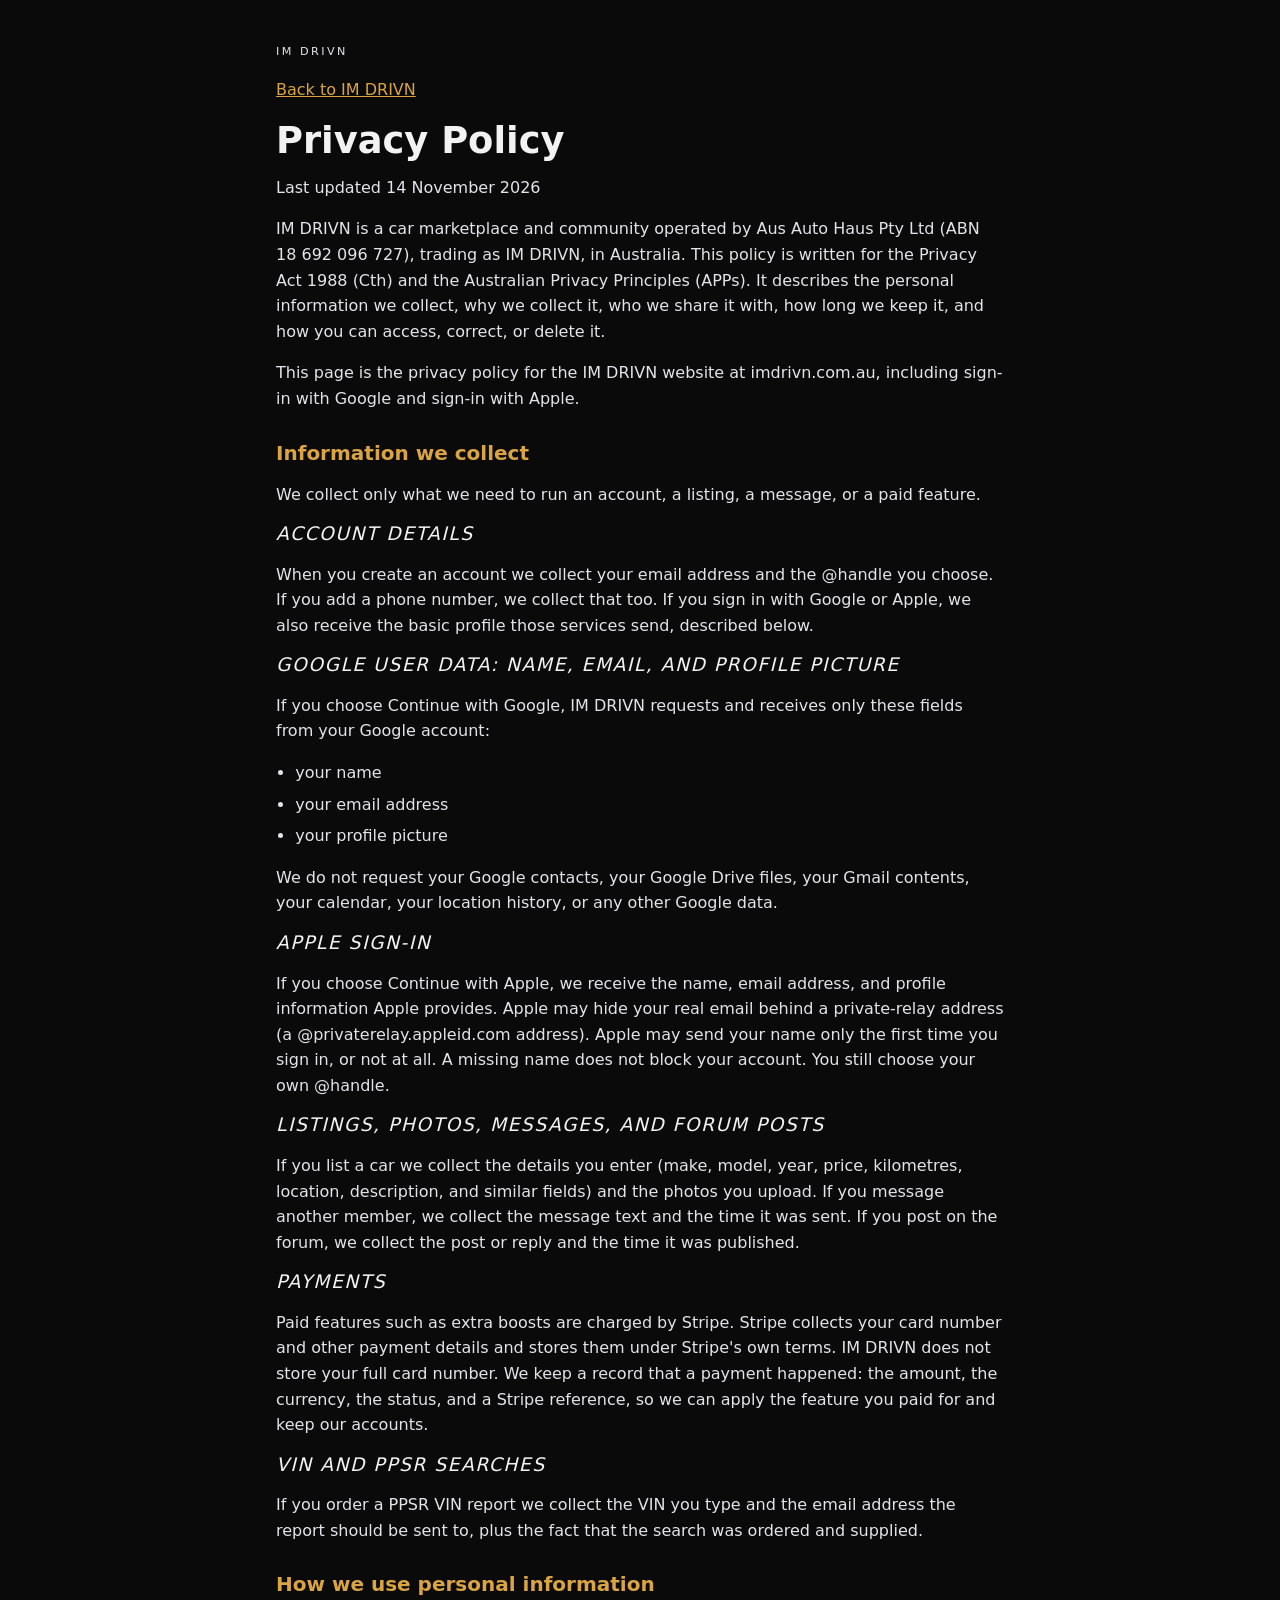
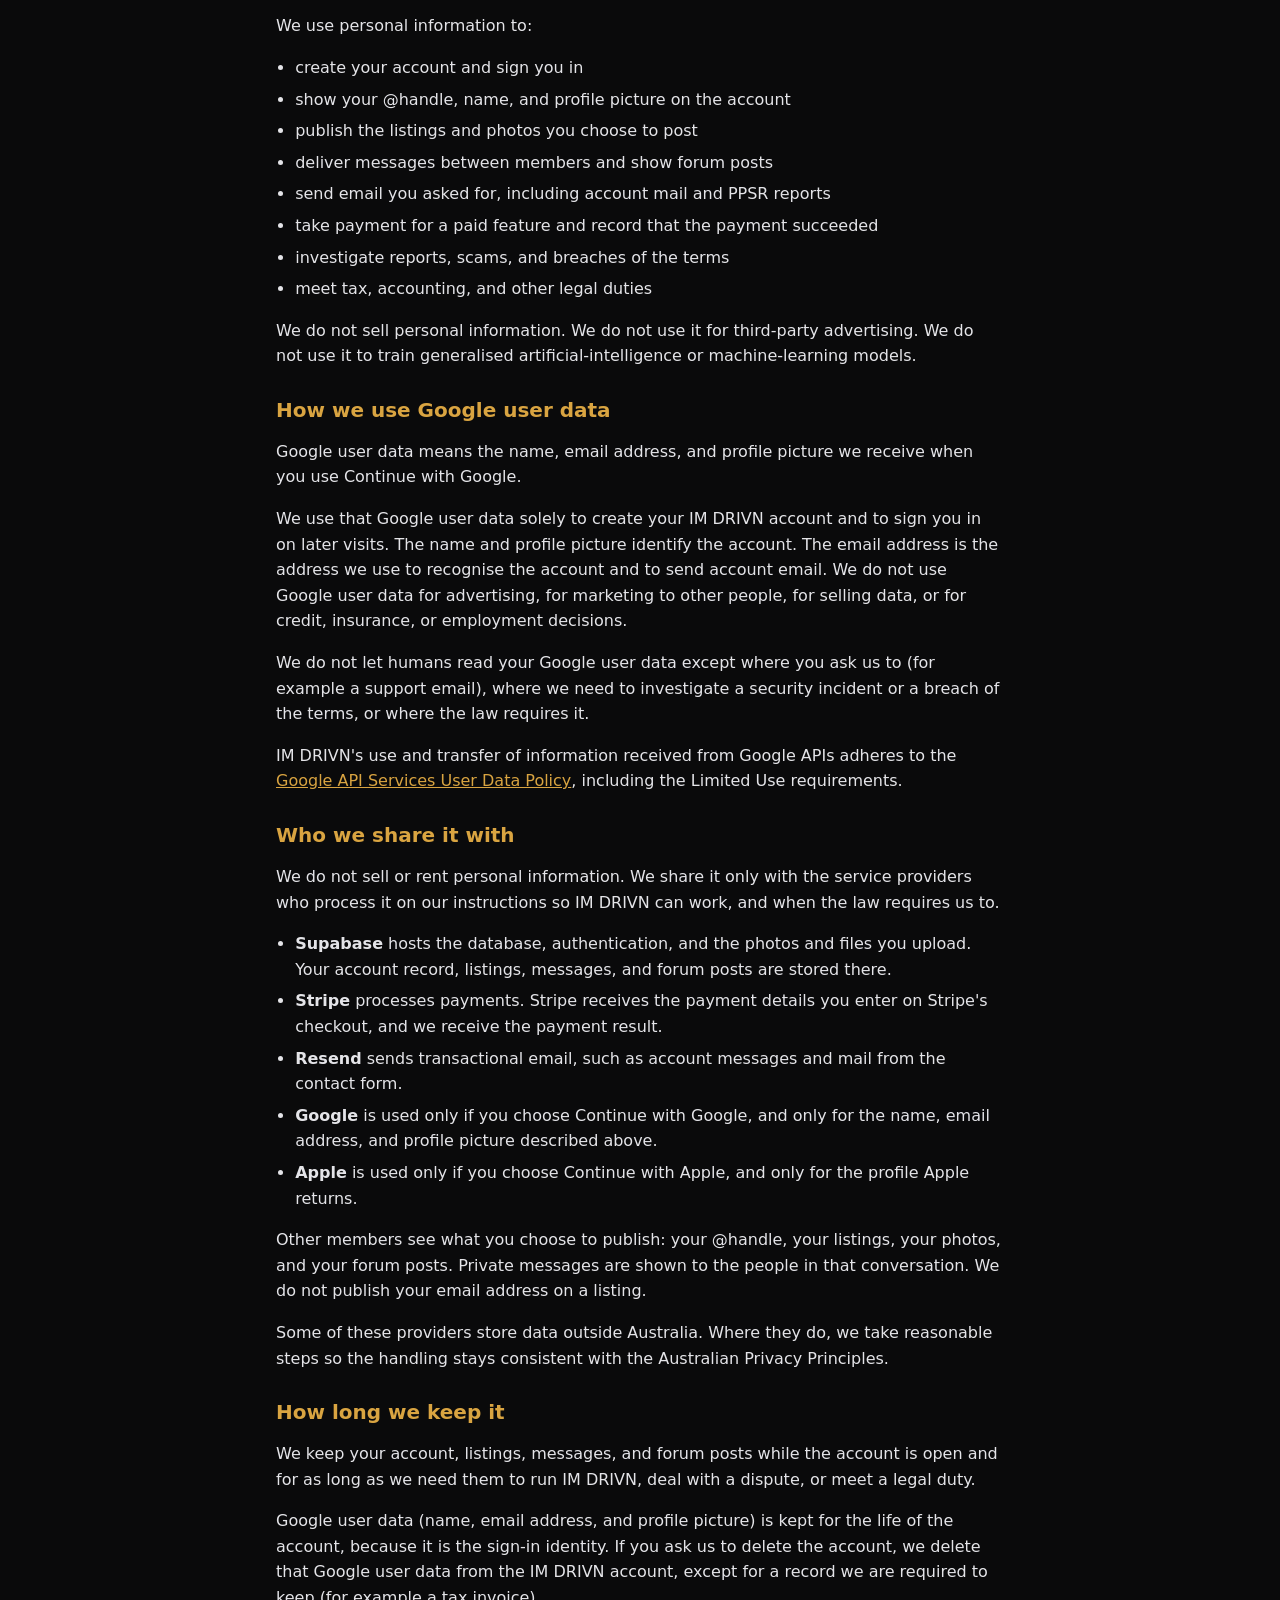
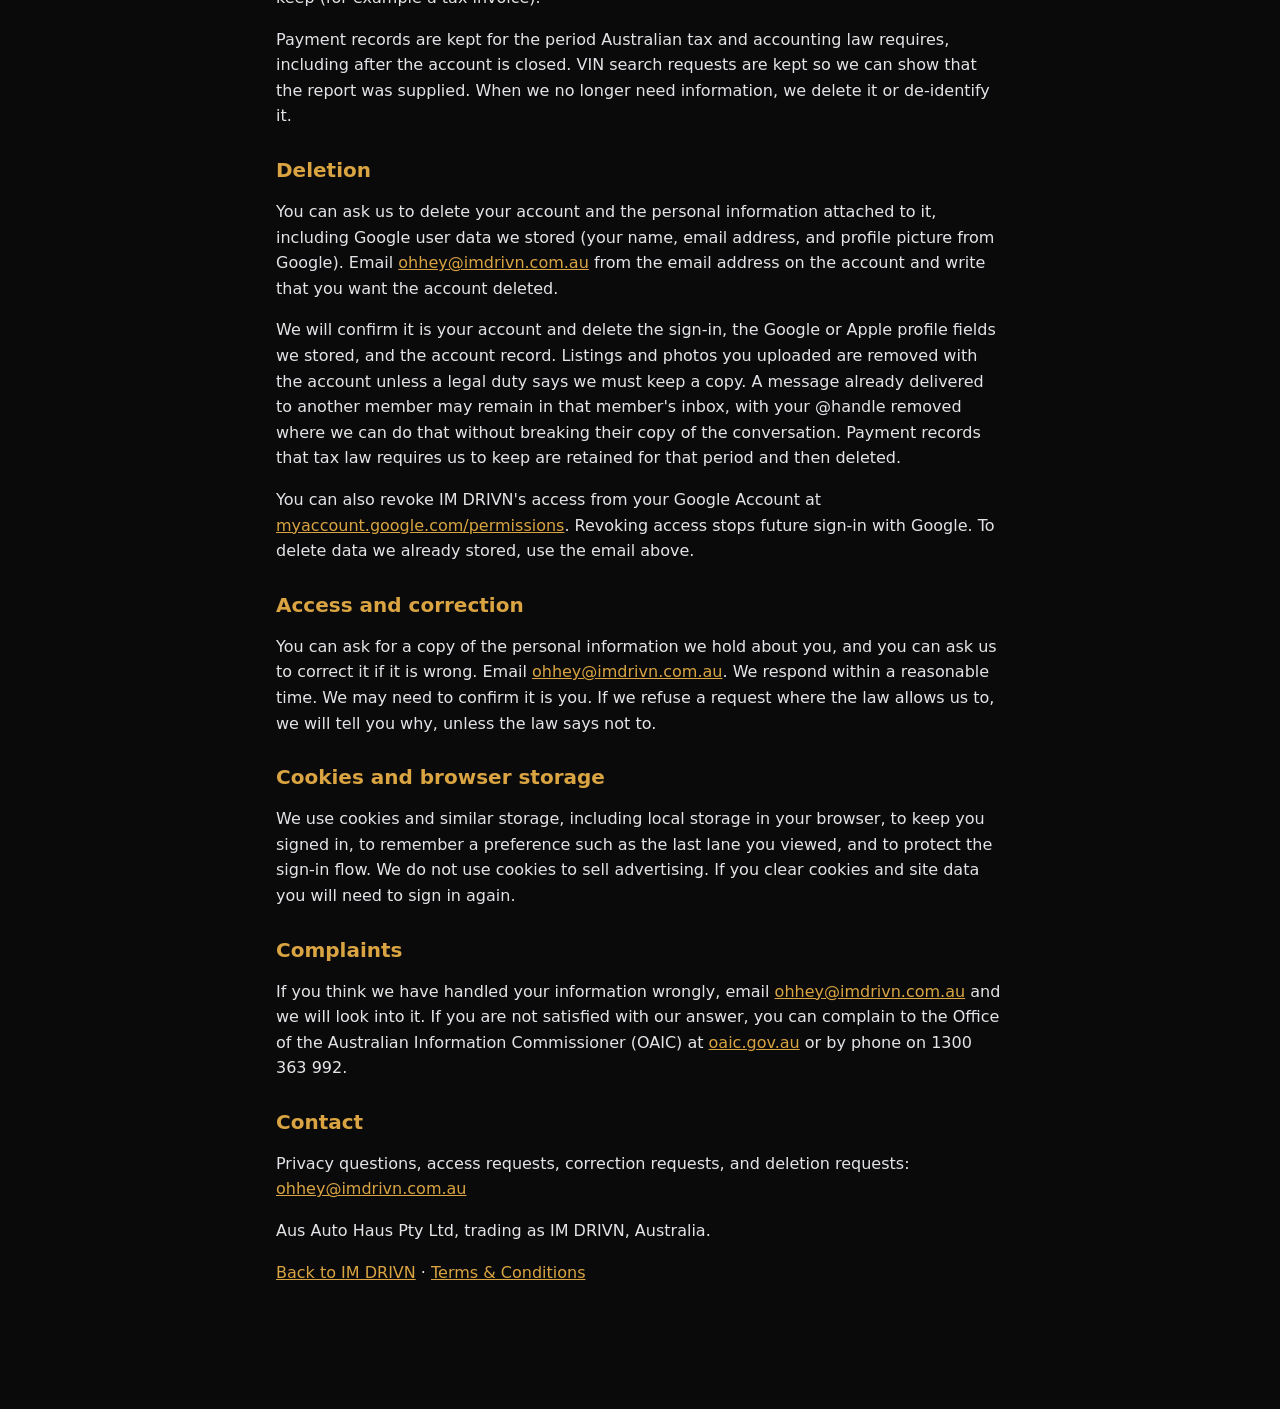
<file: privacy.html>
<!doctype html>
<html lang="en-AU">
<head>
<meta charset="utf-8">
<meta name="viewport" content="width=device-width,initial-scale=1">
<title>Privacy Policy. IM DRIVN</title>
<meta name="description" content="Privacy Policy for IM DRIVN, operated by Aus Auto Haus Pty Ltd. How we collect, use, share, keep, and delete personal information, including Google user data.">
<link rel="icon" href="favicon.ico" sizes="any">
<link rel="stylesheet" href="styles.css?v=492">
</head>
<body>
<main class="wrap terms-page">
<p class="eyebrow">IM DRIVN</p>
<p><a href="/">Back to IM DRIVN</a></p>
<h1>Privacy Policy</h1>
<p class="terms-updated">Last updated 14 November 2026</p>
<p>IM DRIVN is a car marketplace and community operated by Aus Auto Haus Pty Ltd (ABN 18 692 096 727), trading as IM DRIVN, in Australia. This policy is written for the Privacy Act 1988 (Cth) and the Australian Privacy Principles (APPs). It describes the personal information we collect, why we collect it, who we share it with, how long we keep it, and how you can access, correct, or delete it.</p>
<p>This page is the privacy policy for the IM DRIVN website at imdrivn.com.au, including sign-in with Google and sign-in with Apple.</p>

<h2>Information we collect</h2>
<p>We collect only what we need to run an account, a listing, a message, or a paid feature.</p>
<h3>Account details</h3>
<p>When you create an account we collect your email address and the @handle you choose. If you add a phone number, we collect that too. If you sign in with Google or Apple, we also receive the basic profile those services send, described below.</p>
<h3>Google user data: name, email, and profile picture</h3>
<p>If you choose Continue with Google, IM DRIVN requests and receives only these fields from your Google account:</p>
<ul>
<li>your name</li>
<li>your email address</li>
<li>your profile picture</li>
</ul>
<p>We do not request your Google contacts, your Google Drive files, your Gmail contents, your calendar, your location history, or any other Google data.</p>
<h3>Apple sign-in</h3>
<p>If you choose Continue with Apple, we receive the name, email address, and profile information Apple provides. Apple may hide your real email behind a private-relay address (a @privaterelay.appleid.com address). Apple may send your name only the first time you sign in, or not at all. A missing name does not block your account. You still choose your own @handle.</p>
<h3>Listings, photos, messages, and forum posts</h3>
<p>If you list a car we collect the details you enter (make, model, year, price, kilometres, location, description, and similar fields) and the photos you upload. If you message another member, we collect the message text and the time it was sent. If you post on the forum, we collect the post or reply and the time it was published.</p>
<h3>Payments</h3>
<p>Paid features such as extra boosts are charged by Stripe. Stripe collects your card number and other payment details and stores them under Stripe's own terms. IM DRIVN does not store your full card number. We keep a record that a payment happened: the amount, the currency, the status, and a Stripe reference, so we can apply the feature you paid for and keep our accounts.</p>
<h3>VIN and PPSR searches</h3>
<p>If you order a PPSR VIN report we collect the VIN you type and the email address the report should be sent to, plus the fact that the search was ordered and supplied.</p>

<h2>How we use personal information</h2>
<p>We use personal information to:</p>
<ul>
<li>create your account and sign you in</li>
<li>show your @handle, name, and profile picture on the account</li>
<li>publish the listings and photos you choose to post</li>
<li>deliver messages between members and show forum posts</li>
<li>send email you asked for, including account mail and PPSR reports</li>
<li>take payment for a paid feature and record that the payment succeeded</li>
<li>investigate reports, scams, and breaches of the terms</li>
<li>meet tax, accounting, and other legal duties</li>
</ul>
<p>We do not sell personal information. We do not use it for third-party advertising. We do not use it to train generalised artificial-intelligence or machine-learning models.</p>

<h2>How we use Google user data</h2>
<p>Google user data means the name, email address, and profile picture we receive when you use Continue with Google.</p>
<p>We use that Google user data solely to create your IM DRIVN account and to sign you in on later visits. The name and profile picture identify the account. The email address is the address we use to recognise the account and to send account email. We do not use Google user data for advertising, for marketing to other people, for selling data, or for credit, insurance, or employment decisions.</p>
<p>We do not let humans read your Google user data except where you ask us to (for example a support email), where we need to investigate a security incident or a breach of the terms, or where the law requires it.</p>
<p>IM DRIVN's use and transfer of information received from Google APIs adheres to the <a href="https://developers.google.com/terms/api-services-user-data-policy">Google API Services User Data Policy</a>, including the Limited Use requirements.</p>

<h2>Who we share it with</h2>
<p>We do not sell or rent personal information. We share it only with the service providers who process it on our instructions so IM DRIVN can work, and when the law requires us to.</p>
<ul>
<li><strong>Supabase</strong> hosts the database, authentication, and the photos and files you upload. Your account record, listings, messages, and forum posts are stored there.</li>
<li><strong>Stripe</strong> processes payments. Stripe receives the payment details you enter on Stripe's checkout, and we receive the payment result.</li>
<li><strong>Resend</strong> sends transactional email, such as account messages and mail from the contact form.</li>
<li><strong>Google</strong> is used only if you choose Continue with Google, and only for the name, email address, and profile picture described above.</li>
<li><strong>Apple</strong> is used only if you choose Continue with Apple, and only for the profile Apple returns.</li>
</ul>
<p>Other members see what you choose to publish: your @handle, your listings, your photos, and your forum posts. Private messages are shown to the people in that conversation. We do not publish your email address on a listing.</p>
<p>Some of these providers store data outside Australia. Where they do, we take reasonable steps so the handling stays consistent with the Australian Privacy Principles.</p>

<h2>How long we keep it</h2>
<p>We keep your account, listings, messages, and forum posts while the account is open and for as long as we need them to run IM DRIVN, deal with a dispute, or meet a legal duty.</p>
<p>Google user data (name, email address, and profile picture) is kept for the life of the account, because it is the sign-in identity. If you ask us to delete the account, we delete that Google user data from the IM DRIVN account, except for a record we are required to keep (for example a tax invoice).</p>
<p>Payment records are kept for the period Australian tax and accounting law requires, including after the account is closed. VIN search requests are kept so we can show that the report was supplied. When we no longer need information, we delete it or de-identify it.</p>

<h2>Deletion</h2>
<p>You can ask us to delete your account and the personal information attached to it, including Google user data we stored (your name, email address, and profile picture from Google). Email <a href="mailto:ohhey@imdrivn.com.au">ohhey@imdrivn.com.au</a> from the email address on the account and write that you want the account deleted.</p>
<p>We will confirm it is your account and delete the sign-in, the Google or Apple profile fields we stored, and the account record. Listings and photos you uploaded are removed with the account unless a legal duty says we must keep a copy. A message already delivered to another member may remain in that member's inbox, with your @handle removed where we can do that without breaking their copy of the conversation. Payment records that tax law requires us to keep are retained for that period and then deleted.</p>
<p>You can also revoke IM DRIVN's access from your Google Account at <a href="https://myaccount.google.com/permissions">myaccount.google.com/permissions</a>. Revoking access stops future sign-in with Google. To delete data we already stored, use the email above.</p>

<h2>Access and correction</h2>
<p>You can ask for a copy of the personal information we hold about you, and you can ask us to correct it if it is wrong. Email <a href="mailto:ohhey@imdrivn.com.au">ohhey@imdrivn.com.au</a>. We respond within a reasonable time. We may need to confirm it is you. If we refuse a request where the law allows us to, we will tell you why, unless the law says not to.</p>

<h2>Cookies and browser storage</h2>
<p>We use cookies and similar storage, including local storage in your browser, to keep you signed in, to remember a preference such as the last lane you viewed, and to protect the sign-in flow. We do not use cookies to sell advertising. If you clear cookies and site data you will need to sign in again.</p>

<h2>Complaints</h2>
<p>If you think we have handled your information wrongly, email <a href="mailto:ohhey@imdrivn.com.au">ohhey@imdrivn.com.au</a> and we will look into it. If you are not satisfied with our answer, you can complain to the Office of the Australian Information Commissioner (OAIC) at <a href="https://www.oaic.gov.au/">oaic.gov.au</a> or by phone on 1300 363 992.</p>

<h2>Contact</h2>
<p>Privacy questions, access requests, correction requests, and deletion requests: <a href="mailto:ohhey@imdrivn.com.au">ohhey@imdrivn.com.au</a></p>
<p>Aus Auto Haus Pty Ltd, trading as IM DRIVN, Australia.</p>
<p><a href="/">Back to IM DRIVN</a> · <a href="/terms.html">Terms &amp; Conditions</a></p>
</main>
</body>
</html>
</file>
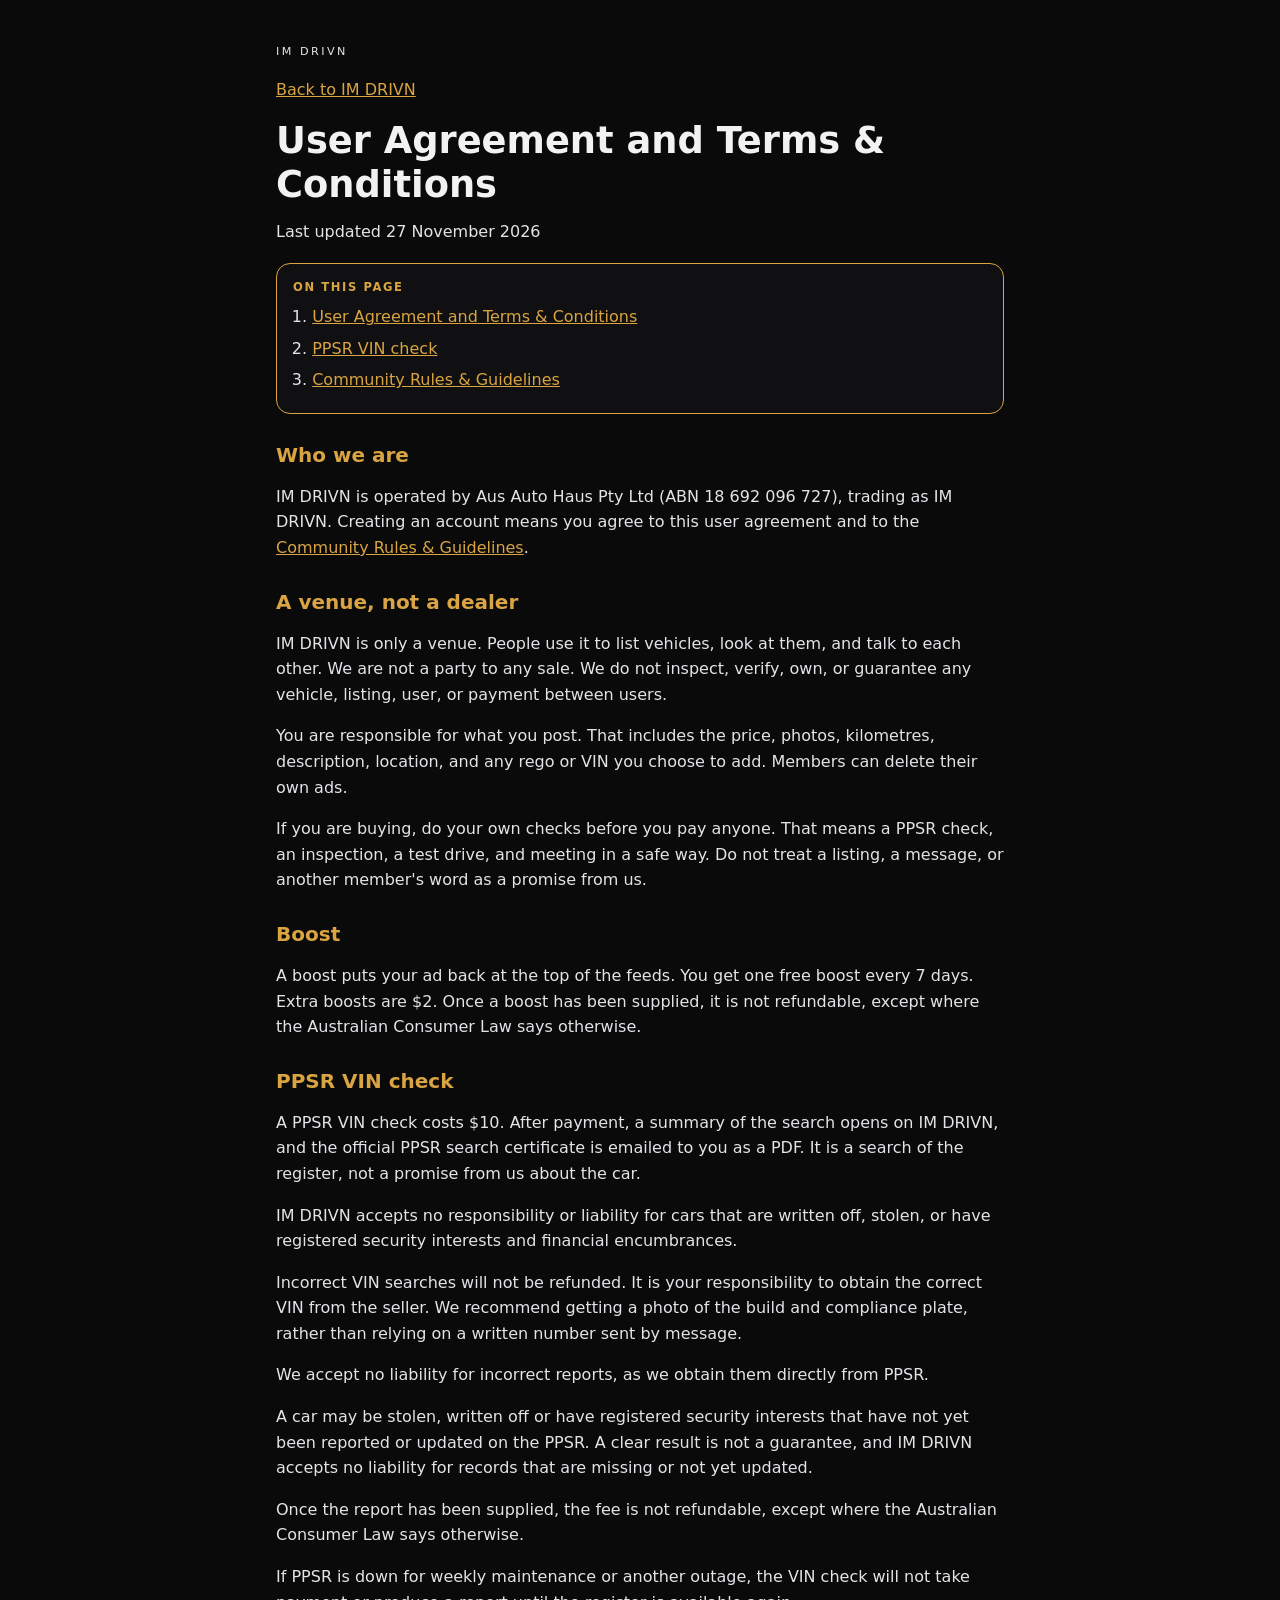
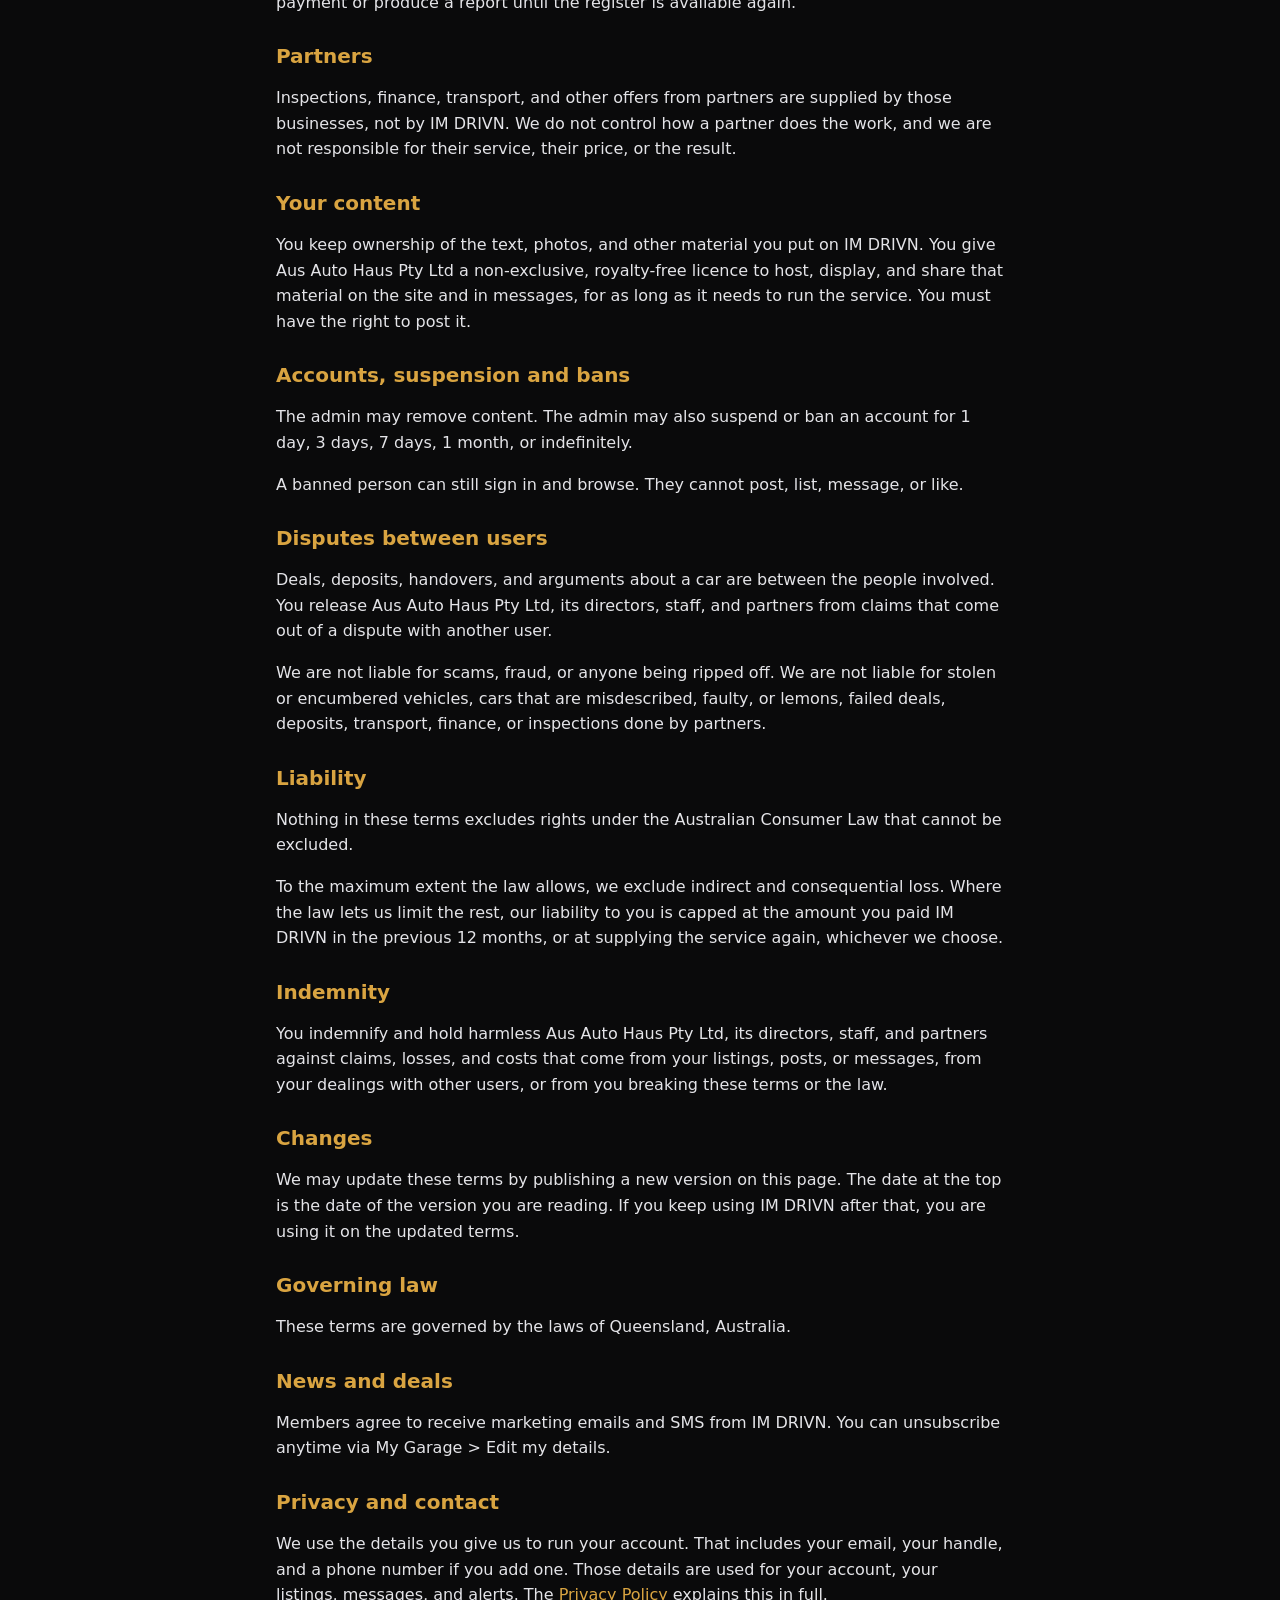
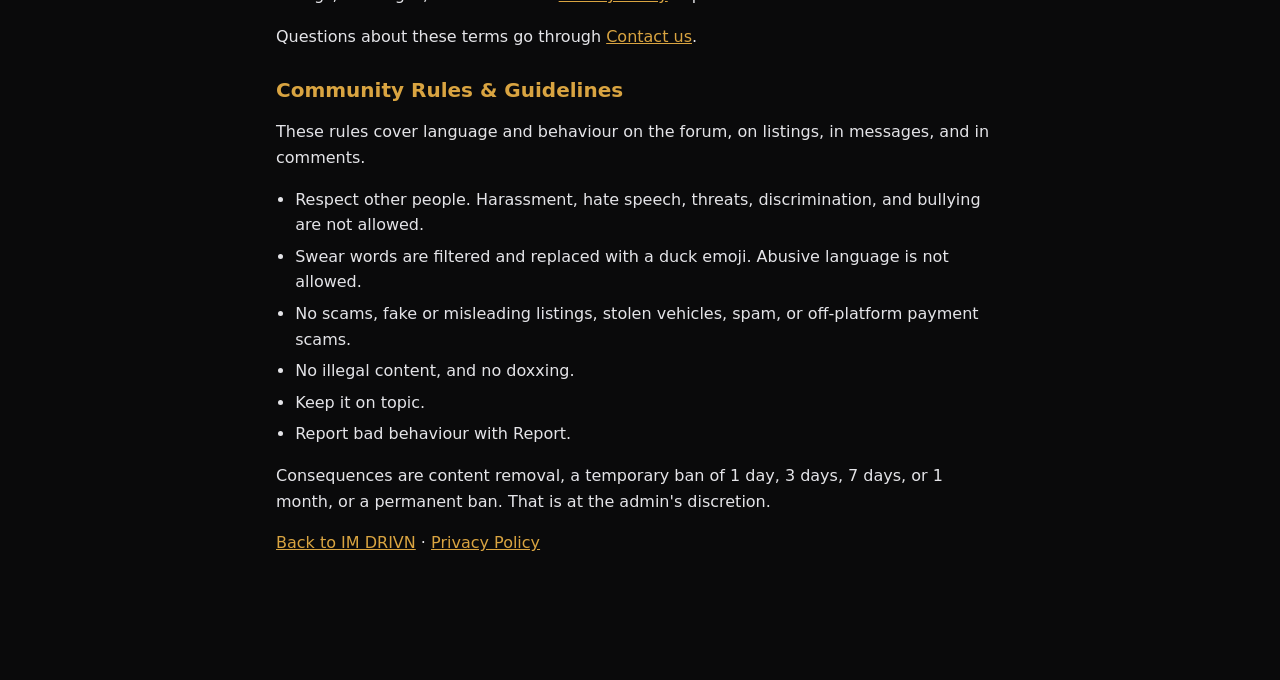
<file: terms.html>
<!doctype html>
<html lang="en-AU">
<head>
<meta charset="utf-8">
<meta name="viewport" content="width=device-width,initial-scale=1">
<title>Terms &amp; Conditions. IM DRIVN</title>
<meta name="description" content="User Agreement and Terms &amp; Conditions for IM DRIVN, operated by Aus Auto Haus Pty Ltd.">
<link rel="icon" href="favicon.ico" sizes="any">
<link rel="stylesheet" href="styles.css?v=492">
</head>
<body>
<main class="wrap terms-page"><!-- Draft pending lawyer review. -->
<p class="eyebrow">IM DRIVN</p>
<p><a href="/">Back to IM DRIVN</a></p>
<h1>User Agreement and Terms &amp; Conditions</h1>
<p class="terms-updated">Last updated 27 November 2026</p>
<nav class="terms-toc" aria-label="On this page"><p>On this page</p><ol><li><a href="/terms.html">User Agreement and Terms &amp; Conditions</a></li><li><a href="/terms.html#vin-check">PPSR VIN check</a></li><li><a href="/terms.html#code-of-conduct">Community Rules &amp; Guidelines</a></li></ol></nav>
<h2 id="terms">Who we are</h2>
<p>IM DRIVN is operated by Aus Auto Haus Pty Ltd (ABN 18 692 096 727), trading as IM DRIVN. Creating an account means you agree to this user agreement and to the <a href="/terms.html#code-of-conduct">Community Rules &amp; Guidelines</a>.</p>
<h2>A venue, not a dealer</h2>
<p>IM DRIVN is only a venue. People use it to list vehicles, look at them, and talk to each other. We are not a party to any sale. We do not inspect, verify, own, or guarantee any vehicle, listing, user, or payment between users.</p>
<p>You are responsible for what you post. That includes the price, photos, kilometres, description, location, and any rego or VIN you choose to add. Members can delete their own ads.</p>
<p>If you are buying, do your own checks before you pay anyone. That means a PPSR check, an inspection, a test drive, and meeting in a safe way. Do not treat a listing, a message, or another member's word as a promise from us.</p>
<h2>Boost</h2>
<p>A boost puts your ad back at the top of the feeds. You get one free boost every 7 days. Extra boosts are $2. Once a boost has been supplied, it is not refundable, except where the Australian Consumer Law says otherwise.</p>
<h2 id="vin-check">PPSR VIN check</h2>
<p>A PPSR VIN check costs $10. After payment, a summary of the search opens on IM DRIVN, and the official PPSR search certificate is emailed to you as a PDF. It is a search of the register, not a promise from us about the car.</p>
<p>IM DRIVN accepts no responsibility or liability for cars that are written off, stolen, or have registered security interests and financial encumbrances.</p>
<p>Incorrect VIN searches will not be refunded. It is your responsibility to obtain the correct VIN from the seller. We recommend getting a photo of the build and compliance plate, rather than relying on a written number sent by message.</p>
<p>We accept no liability for incorrect reports, as we obtain them directly from PPSR.</p>
<p>A car may be stolen, written off or have registered security interests that have not yet been reported or updated on the PPSR. A clear result is not a guarantee, and IM DRIVN accepts no liability for records that are missing or not yet updated.</p>
<p>Once the report has been supplied, the fee is not refundable, except where the Australian Consumer Law says otherwise.</p>
<p>If PPSR is down for weekly maintenance or another outage, the VIN check will not take payment or produce a report until the register is available again.</p>
<h2>Partners</h2>
<p>Inspections, finance, transport, and other offers from partners are supplied by those businesses, not by IM DRIVN. We do not control how a partner does the work, and we are not responsible for their service, their price, or the result.</p>
<h2>Your content</h2>
<p>You keep ownership of the text, photos, and other material you put on IM DRIVN. You give Aus Auto Haus Pty Ltd a non-exclusive, royalty-free licence to host, display, and share that material on the site and in messages, for as long as it needs to run the service. You must have the right to post it.</p>
<h2>Accounts, suspension and bans</h2>
<p>The admin may remove content. The admin may also suspend or ban an account for 1 day, 3 days, 7 days, 1 month, or indefinitely.</p>
<p>A banned person can still sign in and browse. They cannot post, list, message, or like.</p>
<h2>Disputes between users</h2>
<p>Deals, deposits, handovers, and arguments about a car are between the people involved. You release Aus Auto Haus Pty Ltd, its directors, staff, and partners from claims that come out of a dispute with another user.</p>
<p>We are not liable for scams, fraud, or anyone being ripped off. We are not liable for stolen or encumbered vehicles, cars that are misdescribed, faulty, or lemons, failed deals, deposits, transport, finance, or inspections done by partners.</p>
<h2>Liability</h2>
<p>Nothing in these terms excludes rights under the Australian Consumer Law that cannot be excluded.</p>
<p>To the maximum extent the law allows, we exclude indirect and consequential loss. Where the law lets us limit the rest, our liability to you is capped at the amount you paid IM DRIVN in the previous 12 months, or at supplying the service again, whichever we choose.</p>
<h2>Indemnity</h2>
<p>You indemnify and hold harmless Aus Auto Haus Pty Ltd, its directors, staff, and partners against claims, losses, and costs that come from your listings, posts, or messages, from your dealings with other users, or from you breaking these terms or the law.</p>
<h2>Changes</h2>
<p>We may update these terms by publishing a new version on this page. The date at the top is the date of the version you are reading. If you keep using IM DRIVN after that, you are using it on the updated terms.</p>
<h2>Governing law</h2>
<p>These terms are governed by the laws of Queensland, Australia.</p>
<h2>News and deals</h2>
<p>Members agree to receive marketing emails and SMS from IM DRIVN. You can unsubscribe anytime via My Garage &gt; Edit my details.</p>
<h2>Privacy and contact</h2>
<p>We use the details you give us to run your account. That includes your email, your handle, and a phone number if you add one. Those details are used for your account, your listings, messages, and alerts. The <a href="/privacy.html">Privacy Policy</a> explains this in full.</p>
<p>Questions about these terms go through <a href="/#/about/contact">Contact us</a>.</p>
<h2 id="code-of-conduct">Community Rules &amp; Guidelines</h2>
<p>These rules cover language and behaviour on the forum, on listings, in messages, and in comments.</p>
<ul>
<li>Respect other people. Harassment, hate speech, threats, discrimination, and bullying are not allowed.</li>
<li>Swear words are filtered and replaced with a duck emoji. Abusive language is not allowed.</li>
<li>No scams, fake or misleading listings, stolen vehicles, spam, or off-platform payment scams.</li>
<li>No illegal content, and no doxxing.</li>
<li>Keep it on topic.</li>
<li>Report bad behaviour with Report.</li>
</ul>
<p>Consequences are content removal, a temporary ban of 1 day, 3 days, 7 days, or 1 month, or a permanent ban. That is at the admin's discretion.</p>
<p><a href="/">Back to IM DRIVN</a> · <a href="/privacy.html">Privacy Policy</a></p>
</main>
</body>
</html>
</file>
<file: styles.css>
/* ===== THEME — every colour, font, spacing, radius lives here ===== */
@property --hdr-icon{syntax:"<color>";inherits:true;initial-value:#fff}
:root{
 --font-head:"Michroma","Syncopate","Zen Dots",system-ui,sans-serif; --font-body:"Inter",system-ui,-apple-system,"Segoe UI",sans-serif;
 --c-bg:#0a0a0b; --c-bg2:#111113; --c-surface:#141416; --c-surface2:#1b1b1e; --c-line:#2c2c30; --c-line2:#45454b;
 --c-text:#f2f2f2; --c-muted:#9a9aa2; --c-grey:#8a8a90; --c-accent:#ffffff; --c-ok:#7fd8a5;
 --c-err:#ff6b6b;
 --s-1:4px; --s-2:8px; --s-3:12px; --s-4:16px; --s-5:24px; --s-6:32px; --s-7:56px; --s-8:96px;
 --r-sm:4px; --r-md:10px; --r-lg:16px; --r-pill:999px;
 --tap:48px; --ease:400ms;
 /* drive-mode accents (only accents change; bg stays black) */
 --acc:#2f7bff; --acc-dim:rgba(47,123,255,.55); --glow:rgba(47,123,255,.16); --r-card:12px; --maxw:1200px; --track:.22em;
}
*{box-sizing:border-box}html{scroll-behavior:smooth}
body{margin:0;padding-bottom:76px;background:var(--c-bg);color:var(--c-text);font-family:var(--font-body);line-height:1.55}
img{max-width:100%;display:block}a{color:inherit}button{font:inherit;color:inherit}
h1,h2,h3,.wide{font-family:var(--font-head);font-style:italic;text-transform:uppercase;font-weight:400;letter-spacing:.08em;line-height:1.2;margin:0 0 var(--s-3)}
.eyebrow{font-size:.7rem;letter-spacing:var(--track);text-transform:uppercase;color:var(--c-muted)}
.grey{color:var(--c-grey)}.muted{color:var(--c-muted)}
.skip{position:absolute;left:-999px}.skip:focus{left:8px;top:8px;background:#fff;color:#000;padding:8px;z-index:99}
:focus-visible{outline:2px solid var(--c-accent);outline-offset:3px}
.wrap{max-width:var(--maxw);margin:0 auto;padding:var(--s-6) var(--s-4)}
.btn{display:inline-flex;align-items:center;justify-content:center;gap:var(--s-2);min-height:var(--tap);padding:0 var(--s-6);border:1px solid var(--c-line2);background:transparent;text-decoration:none;font-size:.72rem;letter-spacing:.16em;text-transform:uppercase;cursor:pointer;border-radius:var(--r-sm);transition:.2s;-webkit-tap-highlight-color:transparent}
@media (hover:hover) and (pointer:fine){.btn:hover{border-color:var(--c-text);background:rgba(255,255,255,.05)}}
@media (hover:none){.btn:active{border-color:var(--c-text);background:rgba(255,255,255,.05)}}
.btn.solid{background:var(--c-text);color:var(--c-bg);border-color:var(--c-text)}
.btn.sm{min-height:40px;padding:0 var(--s-4);font-size:.65rem}
/* hero */
.landing{position:relative;display:block;background:linear-gradient(90deg,rgba(10,10,11,.78) 10%,rgba(10,10,11,.22) 48%,rgba(10,10,11,.08)),url(https://images.unsplash.com/photo-1544636331-e26879cd4d9b?w=1800&q=70) center 46%/cover}
.hero{position:relative;min-height:0;display:flex;align-items:flex-start;background:none;filter:none}
.hero .wrap{width:100%;padding-top:14px;padding-bottom:0}.hero h1{font-size:clamp(1.7rem,5.2vw,3.2rem);letter-spacing:.12em;text-shadow:0 2px 14px rgba(0,0,0,.55)}
.hero hr{width:40px;border:0;border-top:1px solid var(--c-text);margin:var(--s-4) 0;margin-left:0}
.hero p{font-size:.95rem;max-width:34rem;margin-bottom:0;text-shadow:0 1px 10px rgba(0,0,0,.7)}
.hero-free-desk{display:none}
/* paths sit just under the hero subtitle, edge to edge */
.wrap.home-paths{position:relative;z-index:2;max-width:none;width:100%;margin:20px 0 0;padding:0 12px calc(20px + env(safe-area-inset-bottom));background:transparent}
@media(max-width:759px){
 .hero .eyebrow,.hero hr{display:none}
 .hero h1{font-size:1.12rem;line-height:1.02;margin:0}
 .hero .wrap{padding-top:0}
 .hero p{font-size:.85rem;max-width:none}
}
.paths{display:grid;gap:12px;margin:0;position:relative;grid-template-columns:minmax(0,1fr)}
@media(min-width:760px){.paths{grid-template-columns:minmax(0,1fr) minmax(0,1fr)}}
.path{min-width:0}
@media(min-width:760px) and (max-height:740px){
 .hero .wrap{padding-top:8px}
 .hero h1{font-size:clamp(1.25rem,3vw,1.85rem)}
 .hero hr{margin:8px 0}
}
.path{display:flex;flex-direction:column;align-items:center;text-align:center;gap:var(--s-2);padding:var(--s-7) var(--s-5);border:1px solid rgba(255,255,255,.16);border-radius:var(--r-lg);background:linear-gradient(180deg, transparent 0%, #000 56%);text-decoration:none;transition:.25s}
.home-paths .path{padding-top:16px}
@media(min-width:760px) and (max-height:820px){
 .home-paths .path{padding-bottom:28px}
 .home-paths .path .btn{margin-top:12px}
}
@media(max-width:759px){
 .wrap.home-paths{margin-top:12px;padding-bottom:8px}
 .home-paths .path{padding:12px 16px 16px;gap:6px}
 .home-paths .path .ico{width:28px;height:28px}
 .home-paths .path .wide{font-size:1.45rem;margin-top:4px}
 .home-paths .path .tag{font-size:1rem}
 .home-paths .path .muted{font-size:.82rem;line-height:1.3}
 .home-paths .path .btn{margin-top:8px;min-height:40px}
}
@media(max-width:759px) and (max-height:720px){
 .hero h1{font-size:1rem}
 .hero p{font-size:.78rem;line-height:1.35}
 .wrap.home-paths{margin-top:8px}
 .home-paths .paths{gap:8px}
 .home-paths .path{padding:8px 12px 10px;gap:2px}
 .home-paths .path .ico{width:22px;height:22px}
 .home-paths .path .wide{font-size:1.15rem;margin-top:0}
 .home-paths .path .tag{font-size:.85rem}
 .home-paths .path .muted{font-size:.72rem;line-height:1.25}
  .home-paths .path .btn{margin-top:4px;min-height:34px;padding:0 10px;font-size:.62rem}
}
@media(max-width:768px){
  body.is-home .landing{min-height:calc(100dvh - 57px - 64px);min-height:calc(100svh - 57px - 64px);display:flex;flex-direction:column;background-attachment:scroll}
  body.is-home .hero{flex:1 1 auto;min-height:0}
  body.is-home .hero h1{font-size:1.28rem}
  body.is-home .hero h1 .grey{font-size:clamp(1.2rem,6.05vw,1.83rem);line-height:1.05;white-space:nowrap}
  body.is-home .hero .hero-lead{display:none}
  body.is-home .hero hr{display:block;width:50px;height:0;border:0;border-top:1px solid #f2f2f2;margin:16px 0 11px;margin-left:0}
  body.is-home .og-cta-desk{display:none}
  body.is-home .hero p{margin-top:0;line-height:20px}
  body.is-home .hero .hero-free{font-size:13px;letter-spacing:-0.03em;line-height:18px}
  body.is-home .hero .wrap{position:relative;z-index:1;padding-top:21px}
  body.is-home .hero .wrap::before{content:"";position:absolute;z-index:0;left:0;right:0;width:auto;top:0;bottom:-22px;transform:none;background:linear-gradient(180deg,rgba(0,0,0,.62) 0%,rgba(0,0,0,.62) calc(100% - 22px),rgba(0,0,0,0) 100%);pointer-events:none}
  body.is-home .hero .wrap>*{position:relative;z-index:1}
  body.is-home .wrap.home-paths{margin-top:auto;padding:0 12px calc(10px + env(safe-area-inset-bottom));pointer-events:none}
  body.is-home .home-paths .path{pointer-events:auto;overflow:visible}
  body.is-home .home-paths .og-cta{visibility:hidden;pointer-events:none}
  body.is-home .hero .wrap>.og-cta-phone{position:absolute;inset:0;z-index:2;display:block;width:auto;height:auto;margin:0;padding:0;border:0;border-radius:0;background:none;box-shadow:none;min-height:0;color:inherit;text-decoration:none;pointer-events:none}
  body.is-home .og-mark-words,body.is-home .og-mark-seal{position:absolute;pointer-events:auto}
  body.is-home .og-mark-words{display:flex;flex-direction:column;align-items:flex-start;gap:0;color:#fff;font-family:var(--font-body);font-weight:900;font-size:19px;line-height:1.02;letter-spacing:0;text-transform:none;transform:translateY(-50%) rotate(-6deg);transform-origin:left center;text-shadow:0 1px 2px rgba(0,0,0,.7)}
  body.is-home .og-mark-words > span:not(.gold){text-shadow:0 0 3px #000,0 2px 5px #000,0 0 12px rgba(0,0,0,.95)}
  body.is-home .og-mark-words .gold{color:#e8c46a}
  body.is-home .og-mark-seal{width:140px;height:134px;transform:rotate(-6deg);transform-origin:70px 64px}
  body.is-home .og-mark-seal .og-ring{position:absolute;inset:0;width:140px;height:134px;overflow:visible}
  body.is-home .og-ring-top,body.is-home .og-ring-bot{font-family:var(--font-body);font-weight:900;fill:#fff}
  body.is-home .og-ring-top{font-size:11px;letter-spacing:2.4px;fill:#e8c46a}
  body.is-home .og-ring-bot{font-size:13px;letter-spacing:1.2px;fill:#fff}
  body.is-home .og-mark-seal .og-badge{position:absolute;left:22px;top:16px;width:96px;height:96px;transform:none;background:transparent;filter:drop-shadow(0 0 6px rgba(240,190,70,.3)) drop-shadow(0 0 14px rgba(240,190,70,.16))}
  body.is-home .og-mark-arrow{position:absolute;left:0;top:0;width:100%;height:100%;overflow:visible;pointer-events:none}
  body.is-home .og-mark-arrow .shaft,body.is-home .og-mark-arrow .head{fill:none;stroke:#e8c46a;stroke-width:2.6;stroke-linecap:round;stroke-linejoin:round;pointer-events:stroke;filter:drop-shadow(0 1px 1px rgba(0,0,0,.65))}
  body.is-home .home-paths .paths{grid-template-columns:minmax(0,1fr) minmax(0,1fr);align-items:stretch}
  body.is-home .home-paths .path{min-height:64px;height:100%;justify-content:flex-start;background:linear-gradient(180deg,transparent 0%,#000 56%)}
  body.is-home .home-paths .path .muted{margin-bottom:12px}
  body.is-home .home-paths .path .btn{display:inline-flex;justify-content:center;align-items:center;gap:6px;width:100%;margin-top:auto;white-space:nowrap;letter-spacing:.08em;font-size:.64rem;padding:0 8px;line-height:1}
  body.is-home .home-paths .path:hover,body.is-home .home-paths .path:active{transform:none;background:linear-gradient(180deg,transparent 0%,#000 56%);box-shadow:none;border-color:rgba(217,164,65,.55)}
  body.is-lanes,body.is-sell{height:100dvh;max-height:100dvh;overflow:hidden;padding-bottom:64px;box-sizing:border-box}
  body.is-lanes footer,body.is-sell footer{display:none}
  body.is-lanes #main,body.is-sell #main,.lanes,.sell-lanes,.lanes-copy,.sell-copy{min-height:0;height:100%}
  .chooser-paths,.sell-cols{height:100%;grid-template-columns:minmax(0,1fr);align-items:stretch}
  .chooser-paths{grid-template-rows:repeat(5,minmax(0,1fr))}
  .sell-cols{grid-template-rows:repeat(2,minmax(0,1fr))}
  .lane-col,.sell-col{padding:6px 12px}
  .lanes-head,.sell-intro{padding:8px 14px 0}
  .lanes-head h1,.sell-intro h1{font-size:clamp(1rem,3.4dvh,1.35rem);line-height:1.05}
  .lanes .path,.sell-col .path{min-height:0;height:100%;padding:clamp(6px,1.2dvh,12px) 10px;gap:clamp(2px,0.6dvh,6px);justify-content:center}
  .lanes .path .ico{width:clamp(21.6px,3.6dvh,33.6px);height:clamp(21.6px,3.6dvh,33.6px)}
  .sell-col .path .ico{width:clamp(18px,3dvh,28px);height:clamp(18px,3dvh,28px)}
  .lanes .path .wide,.sell-col .path .wide{font-size:clamp(.78rem,2.5dvh,1.15rem) !important;margin-top:0}
  .lanes .path .tag,.sell-col .path .tag{font-size:clamp(.68rem,1.8dvh,.9rem)}
  .lanes .path .muted,.sell-col .path .muted{font-size:clamp(.62rem,1.6dvh,.8rem);line-height:1.25}
  .lanes .path .btn,.sell-col .path .btn{min-height:44px;margin-top:clamp(4px,0.8dvh,8px);padding:0 10px;font-size:clamp(.58rem,1.5dvh,.68rem)}
  .view-all-row{left:10px;right:10px;bottom:6px;padding:2px 6px}
  .view-all{display:inline-flex;align-items:center;justify-content:center;min-height:44px;font-size:clamp(.68rem,1.8dvh,.85rem);padding:0 12px}
}
@media(min-width:760px){.hero .eyebrow{display:none}}
@media(min-width:769px){
  body.is-home .hero h1{font-size:clamp(1.56rem,4.78vw,2.875rem)}
  body.is-home .hero h1 .grey{font-size:clamp(1.84rem,5.62vw,3.46rem)}
}
@media(min-width:769px){
  body.is-home .landing{min-height:calc(100dvh - 145px);display:flex;flex-direction:column;box-sizing:border-box;padding-bottom:7px}
  body.is-home .hero{position:relative;flex:1 1 auto;flex-direction:column;justify-content:flex-start;align-items:flex-start}
  body.is-home .hero .wrap{width:auto;max-width:none;margin:20px 0 0;padding:0 32px 0 20px;text-align:left;box-sizing:border-box}
  body.is-home .hero h1{display:block;width:max-content;max-width:100%;margin-left:0;margin-right:0;text-align:left}
  body.is-home .hero h1 br{display:none}
  body.is-home .hero-line{display:block}
  body.is-home .hero-row{display:flex;align-items:center;gap:14px;width:0;min-width:100%;margin:0}
  body.is-home .hero-row .grey{flex:0 0 auto}
  body.is-home .og-cta-desk{position:absolute;inset:0;z-index:5;display:block;width:auto;height:auto;margin:0;padding:0;border:0;border-radius:0;background:none;box-shadow:none;color:inherit;text-decoration:none;pointer-events:none}
  body.is-home .og-desk-words,body.is-home .og-desk-seal{position:absolute;pointer-events:auto}
  body.is-home .og-desk-words{display:flex;flex-direction:column;align-items:flex-start;gap:0;color:#fff;font-family:var(--font-body);font-weight:900;font-size:32px;line-height:1.05;letter-spacing:0;text-transform:none;transform:rotate(-6deg);transform-origin:left top;text-shadow:0 2px 6px #000}
  body.is-home .og-desk-words .gold{color:#e8c46a}
  body.is-home .og-desk-seal{transform:rotate(-6deg);transform-origin:center}
  body.is-home .og-desk-ring{position:absolute;inset:0;width:100%;height:100%;overflow:visible}
  body.is-home .og-desk-top,body.is-home .og-desk-bot{font-family:var(--font-body);font-weight:900}
  body.is-home .og-desk-top{font-size:var(--ogd-top,16px);letter-spacing:var(--ogd-top-track,3.4px);fill:#e8c46a}
  body.is-home .og-desk-bot{font-size:var(--ogd-bot,20px);letter-spacing:var(--ogd-bot-track,1.4px);fill:#fff}
  body.is-home .og-desk-seal .og-badge{position:absolute;background:transparent;pointer-events:none}
  body.is-home .og-desk-arrow{position:absolute;inset:0;width:100%;height:100%;overflow:visible;pointer-events:none}
  body.is-home .og-desk-arrow .shaft,body.is-home .og-desk-arrow .head{fill:none;stroke:#e8c46a;stroke-width:2.6;stroke-linecap:round;stroke-linejoin:round;stroke-opacity:1;pointer-events:stroke;filter:drop-shadow(0 2px 2px #000)}
  body.is-home .home-paths>.og-cta{display:none}
  body.is-home .hero p{max-width:none;margin:0;text-align:left;font-size:18px;line-height:1.35}
  body.is-home .hero .hero-lead{display:none}
  body.is-home .hero .hero-free-desk{display:block;width:max-content;max-width:calc(100vw - 80px);white-space:normal}
  body.is-home .hero .hero-sell{color:inherit;font:inherit;letter-spacing:inherit;text-decoration:underline;text-underline-offset:3px;text-decoration-thickness:1px}
  body.is-home .hero .hero-sell:hover{color:#e8c46a}
  body.is-home .hero .hero-free{display:none}
  body.is-home .og-cta-phone.is-desk-og{position:absolute;inset:0;z-index:6;display:block;margin:0;padding:0;border:0;background:none;box-shadow:none;color:inherit;text-decoration:none;pointer-events:none;transform-origin:0 0}
  body.is-home .og-cta-phone.is-desk-og .og-mark-words,body.is-home .og-cta-phone.is-desk-og .og-mark-seal{position:absolute;pointer-events:auto}
  body.is-home .og-cta-phone.is-desk-og .og-mark-words{display:flex;flex-direction:column;align-items:flex-start;gap:0;color:#fff;font-family:var(--font-body);font-weight:900;font-size:19px;line-height:1.02;letter-spacing:0;text-transform:none;transform:translateY(-50%) rotate(-6deg);transform-origin:left center;text-shadow:0 1px 2px rgba(0,0,0,.7)}
  body.is-home .og-cta-phone.is-desk-og .og-mark-words > span:not(.gold){text-shadow:0 0 3px #000,0 2px 5px #000,0 0 12px rgba(0,0,0,.95)}
  body.is-home .og-cta-phone.is-desk-og .og-mark-words .gold{color:#e8c46a}
  body.is-home .og-cta-phone.is-desk-og .og-mark-seal{width:140px;height:134px;transform:rotate(-6deg);transform-origin:70px 64px}
  body.is-home .og-cta-phone.is-desk-og .og-mark-seal .og-ring{position:absolute;inset:0;width:140px;height:134px;overflow:visible}
  body.is-home .og-cta-phone.is-desk-og .og-ring-top,body.is-home .og-cta-phone.is-desk-og .og-ring-bot{font-family:var(--font-body);font-weight:900;fill:#fff}
  body.is-home .og-cta-phone.is-desk-og .og-ring-top{font-size:11px;letter-spacing:2.4px;fill:#e8c46a}
  body.is-home .og-cta-phone.is-desk-og .og-ring-bot{font-size:13px;letter-spacing:1.2px;fill:#fff}
  body.is-home .og-cta-phone.is-desk-og .og-mark-seal .og-badge{position:absolute;left:22px;top:16px;width:96px;height:96px;transform:none;background:transparent;filter:drop-shadow(0 0 6px rgba(240,190,70,.3)) drop-shadow(0 0 14px rgba(240,190,70,.16))}
  body.is-home .og-cta-phone.is-desk-og .og-mark-arrow{position:absolute;left:0;top:0;width:100%;height:100%;overflow:visible;pointer-events:none}
  body.is-home .og-cta-phone.is-desk-og .og-mark-arrow .shaft,body.is-home .og-cta-phone.is-desk-og .og-mark-arrow .head{fill:none;stroke:#e8c46a;stroke-width:2.6;stroke-linecap:round;stroke-linejoin:round;pointer-events:stroke;filter:drop-shadow(0 1px 1px rgba(0,0,0,.65))}
  body.is-home .og-cta-desk.is-using-phone .og-desk-words,body.is-home .og-cta-desk.is-using-phone .og-desk-arrow,body.is-home .og-cta-desk.is-using-phone .og-desk-seal{visibility:hidden}
  body.is-home .og-cta-phone{display:none}
  body.is-home .wrap.home-paths{margin-top:0;padding-bottom:0}
  body.is-home .home-paths .path{overflow:visible}
  body.is-home .home-paths>.og-cta{display:none}
  body.is-home .feats{position:relative;padding-top:32px}
  body.is-home .feats .eyebrow{position:static;margin:0;text-align:center}
}
@media(min-width:769px) and (max-width:1199px){
  body.is-home .landing{padding-bottom:3px}
}
@media(min-width:769px) and (max-height:760px){
  body.is-home .og-cta{margin-bottom:6px;padding:5px 10px}
  body.is-home .og-cta-main{font-size:.82rem}
  body.is-home .og-cta-sub{font-size:.64rem}
  body.is-home .home-paths .path{padding-bottom:16px}
  body.is-home .home-paths .path .btn{margin-top:6px}
}
@media(min-width:769px) and (max-width:1219px){
  body.is-home .hero .wrap{width:100%;max-width:100%}
  body.is-home .hero h1{width:max-content;max-width:100%;font-size:clamp(1.4rem,3.5vw,2.75rem);line-height:1.2;margin-bottom:calc(clamp(1.4rem,3.5vw,2.75rem) * .2609)}
  body.is-home .hero h1 .hero-line{white-space:nowrap}
  body.is-home .hero h1 .grey{font-size:1.2035em;line-height:1.2}
  body.is-home .hero hr{margin:calc(clamp(1.4rem,3.5vw,2.75rem) * .3478) 0;margin-left:0}
  body.is-home .hero p{font-size:calc(clamp(1.4rem,3.5vw,2.75rem) * .3913);line-height:1.35;text-align:left}
  body.is-home .hero .hero-lead{white-space:normal}
  body.is-home .wrap.home-paths{margin-top:0}
  body.is-home .feats .row4{min-width:0}
  body.is-home .feat{min-width:0}
  body.is-home .feat h3,body.is-home .feat p{max-width:100%;white-space:normal;overflow:visible}
}
.path .wide,.path .tag,.path .muted{text-shadow:0 1px 8px rgba(0,0,0,.8)}
.path .ico{filter:drop-shadow(0 2px 6px rgba(0,0,0,.75))}
.path .btn{text-shadow:0 1px 6px rgba(0,0,0,.85)}
@media (hover:hover) and (pointer:fine){.path:hover{border-color:var(--c-line2);transform:translateY(-3px)}}
.path .wide{font-size:clamp(1.8rem,5vw,2.6rem);max-width:100%;overflow-wrap:anywhere;background:linear-gradient(180deg,color-mix(in srgb,var(--acc) 40%,#fff),var(--acc));-webkit-background-clip:text;background-clip:text;color:transparent;margin:var(--s-3) 0 0;filter:drop-shadow(0 2px 8px rgba(0,0,0,.8))}
.path .tag{font-style:italic;font-size:1.15rem}.path .btn{margin-top:var(--s-4)}
body.is-lanes{display:flex;flex-direction:column;min-height:100dvh}
body.is-lanes #main{flex:1 1 auto;display:flex;flex-direction:column;min-height:0}
body.is-lanes footer{border-top:1px solid #d9a441}
.lanes{position:relative;flex:1 1 auto;display:flex;flex-direction:column;min-height:0;background:#000}
.lanes-copy{position:relative;z-index:2;flex:1;display:flex;flex-direction:column;min-height:0;padding:0}
.lanes-head{position:absolute;top:0;left:0;right:0;z-index:3;padding:18px 16px 0;pointer-events:none}
.lanes-head h1{text-shadow:0 2px 14px rgba(0,0,0,.85);font-size:clamp(1.4rem,4vw,2.2rem);margin-bottom:0}
.chooser-paths{flex:1 1 auto;display:grid;gap:3px;grid-template-columns:repeat(5,minmax(0,1fr));align-items:stretch;min-height:0}
.lane-col{position:relative;container-type:inline-size;display:flex;align-items:center;justify-content:center;min-width:0;min-height:0;padding:22px 14px 22px;background:#000}
.lane-daily{--acc:#2f7bff;--glow:rgba(47,123,255,.55)}
.lane-4x4{--acc:#1ea34a;--glow:rgba(30,163,74,.55)}
.lane-performance{--acc:#e5242b;--glow:rgba(229,36,43,.55)}
.lane-supercar{--acc:#d9a441;--glow:rgba(217,164,65,.6)}
.lane-bikes{--acc:#14d4c8;--glow:rgba(20,212,200,.6)}
.lane-col::before{content:"";position:absolute;inset:0;transition:background .4s ease,box-shadow .4s ease;pointer-events:none}
.lane-daily::before{background:rgba(47,123,255,.18)}
.lane-4x4::before{background:rgba(30,163,74,.18)}
.lane-performance::before{background:rgba(229,36,43,.18)}
.lane-supercar::before{background:rgba(217,164,65,.18)}
.lane-bikes::before{background:rgba(20,212,200,.18)}
.lane-col:focus-within::before,.lane-col:active::before,.lane-col.is-lit::before{background:#000;box-shadow:inset 0 0 0 2px var(--acc),inset 0 0 80px var(--glow)}
@media (hover:hover) and (pointer:fine){.lane-col:hover::before{background:#000;box-shadow:inset 0 0 0 2px var(--acc),inset 0 0 80px var(--glow)}}
@media(min-width:760px){.lane-col{padding-top:120px}}
@media(min-width:769px){
  body.is-lanes .lanes-head,body.is-sell .sell-intro{position:relative;flex:0 0 auto;background:#0a0a0b;text-align:left;z-index:1;padding:9px 16px 9px 14px}
  body.is-sell .sell-intro{display:flex;align-items:center;justify-content:space-between;gap:16px;pointer-events:auto}
  body.is-sell .sell-garage-mob-row{display:none}
  body.is-lanes .lanes-head h1,body.is-sell .sell-intro h1{font-size:clamp(1.4rem,4vw,2.2rem);line-height:1.2;margin:0;padding:0}
  body.is-lanes .lane-col{padding-top:22px;overflow:visible}
  body.is-sell .sell-col{padding-top:28px}
  body.is-lanes .view-all-row{margin-top:9px;margin-bottom:9px;overflow:visible}
  body.is-lanes .view-all{border-color:rgba(217,164,65,.62);box-shadow:inset 0 1px 0 rgba(255,245,214,.35),0 0 7px rgba(240,190,70,.16);animation:mob-pill-gold-rim 2.4s ease-in-out infinite;overflow:visible}
  body.is-lanes .view-all .view-all-label{color:#f5efe0;text-shadow:0 0 6px rgba(240,190,70,.32),0 0 14px rgba(240,190,70,.16);animation:mob-pill-gold-text 2.4s ease-in-out infinite}
  body.is-lanes .view-all:hover,body.is-lanes .view-all:focus-visible{animation:none;border-color:rgba(240,190,70,.95);box-shadow:inset 0 1px 0 rgba(255,245,214,.55),0 0 14px rgba(240,190,70,.40),0 0 24px rgba(240,190,70,.18);color:#f6d57a}
  body.is-lanes .view-all:hover .view-all-label,body.is-lanes .view-all:focus-visible .view-all-label{animation:none;color:#f6d57a;text-shadow:0 0 10px rgba(240,190,70,.85),0 0 22px rgba(240,190,70,.48)}
  body.is-lanes .lanes .path>.btn,body.is-lanes .lanes .path .btn-long,body.is-lanes .lanes .path .btn-short{display:none}
  body.is-lanes .lanes .path{display:flex;flex-direction:column;align-items:center;justify-content:center;text-align:center;gap:0;padding-left:12px;padding-right:12px;overflow:visible}
  body.is-lanes .lane-copy{display:flex;flex-direction:column;align-items:center;justify-content:center;text-align:center;width:100%;max-width:100%;margin:0;padding:0;gap:14px}
  body.is-lanes .lanes .path .ico{width:clamp(42px,3.9vw,56px);height:clamp(42px,3.9vw,56px);margin:0 0 2px;stroke-width:1.3;flex:0 0 auto}
  body.is-lanes .lanes .path .wide{font-size:clamp(.68rem,7.85cqw,1.58rem);line-height:1.12;margin:0;text-align:center;letter-spacing:.02em;white-space:nowrap;max-width:100%;overflow:visible}
  body.is-lanes .lane-4x4 .path .wide{line-height:1.08;white-space:normal}
  body.is-lanes .lanes .path .tag{font-size:clamp(.96rem,1.42vw,1.28rem);line-height:1.25;margin:0;text-align:center;max-width:16.5em}
  body.is-lanes .lane-col:hover::before,body.is-lanes .lane-col:focus-within::before,body.is-lanes .lane-col:active::before,body.is-lanes .lane-col.is-lit::before{box-shadow:none !important;transition:background .4s ease,box-shadow .4s ease}
  body.is-lanes .lane-daily:hover::before,body.is-lanes .lane-daily:focus-within::before,body.is-lanes .lane-daily:active::before,body.is-lanes .lane-daily.is-lit::before{background:radial-gradient(ellipse 90% 78% at 50% 48%,rgba(80,150,255,.62) 0%,rgba(47,123,255,.46) 32%,rgba(47,123,255,.28) 62%,rgba(18,55,150,.20) 100%)}
  body.is-lanes .lane-4x4:hover::before,body.is-lanes .lane-4x4:focus-within::before,body.is-lanes .lane-4x4:active::before,body.is-lanes .lane-4x4.is-lit::before{background:radial-gradient(ellipse 90% 78% at 50% 48%,rgba(52,210,110,.58) 0%,rgba(30,163,74,.44) 32%,rgba(30,163,74,.26) 62%,rgba(10,80,36,.20) 100%)}
  body.is-lanes .lane-performance:hover::before,body.is-lanes .lane-performance:focus-within::before,body.is-lanes .lane-performance:active::before,body.is-lanes .lane-performance.is-lit::before{background:radial-gradient(ellipse 90% 78% at 50% 48%,rgba(255,58,64,.60) 0%,rgba(229,36,43,.48) 32%,rgba(229,36,43,.28) 62%,rgba(120,12,18,.20) 100%)}
  body.is-lanes .lane-supercar:hover::before,body.is-lanes .lane-supercar:focus-within::before,body.is-lanes .lane-supercar:active::before,body.is-lanes .lane-supercar.is-lit::before{background:radial-gradient(ellipse 90% 78% at 50% 48%,rgba(240,196,80,.58) 0%,rgba(217,164,65,.44) 32%,rgba(217,164,65,.26) 62%,rgba(120,85,24,.20) 100%)}
  body.is-lanes .lane-bikes:hover::before,body.is-lanes .lane-bikes:focus-within::before,body.is-lanes .lane-bikes:active::before,body.is-lanes .lane-bikes.is-lit::before{background:radial-gradient(ellipse 90% 78% at 50% 48%,rgba(80,240,230,.58) 0%,rgba(20,212,200,.44) 32%,rgba(20,212,200,.26) 62%,rgba(10,90,85,.20) 100%)}
  body.is-lanes .lane-col:hover .path,body.is-lanes .lane-col:focus-within .path,body.is-lanes .lane-col:active .path,body.is-lanes .lane-col.is-lit .path,body.is-lanes .lanes .path:hover,body.is-lanes .lanes .path:focus-visible,body.is-lanes .lanes .path:active{transform:scale(1.04);border-color:var(--acc)}
  body.is-lanes .lane-daily:hover .path,body.is-lanes .lane-daily:focus-within .path,body.is-lanes .lane-daily:active .path,body.is-lanes .lane-daily.is-lit .path,body.is-lanes .lane-daily .path:hover,body.is-lanes .lane-daily .path:focus-visible,body.is-lanes .lane-daily .path:active{background:radial-gradient(ellipse 88% 80% at 50% 48%,#06080d 0%,#0a1222 48%,rgba(47,123,255,.30) 100%);box-shadow:0 0 0 1px #2f7bff,0 0 22px rgba(47,123,255,.58),0 0 48px rgba(47,123,255,.30),inset 0 0 34px rgba(47,123,255,.28),inset 0 0 72px rgba(47,123,255,.12)}
  body.is-lanes .lane-4x4:hover .path,body.is-lanes .lane-4x4:focus-within .path,body.is-lanes .lane-4x4:active .path,body.is-lanes .lane-4x4.is-lit .path,body.is-lanes .lane-4x4 .path:hover,body.is-lanes .lane-4x4 .path:focus-visible,body.is-lanes .lane-4x4 .path:active{background:radial-gradient(ellipse 88% 80% at 50% 48%,#060b08 0%,#0a1810 48%,rgba(30,163,74,.28) 100%);box-shadow:0 0 0 1px #1ea34a,0 0 22px rgba(30,163,74,.58),0 0 48px rgba(30,163,74,.30),inset 0 0 34px rgba(30,163,74,.26),inset 0 0 72px rgba(30,163,74,.12)}
  body.is-lanes .lane-performance:hover .path,body.is-lanes .lane-performance:focus-within .path,body.is-lanes .lane-performance:active .path,body.is-lanes .lane-performance.is-lit .path,body.is-lanes .lane-performance .path:hover,body.is-lanes .lane-performance .path:focus-visible,body.is-lanes .lane-performance .path:active{background:radial-gradient(ellipse 88% 80% at 50% 48%,#0b0607 0%,#1a0a0c 48%,rgba(229,36,43,.32) 100%);box-shadow:0 0 0 1px #e5242b,0 0 22px rgba(229,36,43,.62),0 0 48px rgba(229,36,43,.32),inset 0 0 34px rgba(229,36,43,.30),inset 0 0 72px rgba(229,36,43,.14)}
  body.is-lanes .lane-supercar:hover .path,body.is-lanes .lane-supercar:focus-within .path,body.is-lanes .lane-supercar:active .path,body.is-lanes .lane-supercar.is-lit .path,body.is-lanes .lane-supercar .path:hover,body.is-lanes .lane-supercar .path:focus-visible,body.is-lanes .lane-supercar .path:active{background:radial-gradient(ellipse 88% 80% at 50% 48%,#0b0905 0%,#18140a 48%,rgba(217,164,65,.30) 100%);box-shadow:0 0 0 1px #d9a441,0 0 22px rgba(217,164,65,.58),0 0 48px rgba(217,164,65,.30),inset 0 0 34px rgba(217,164,65,.26),inset 0 0 72px rgba(217,164,65,.12)}
  body.is-lanes .lane-bikes:hover .path,body.is-lanes .lane-bikes:focus-within .path,body.is-lanes .lane-bikes:active .path,body.is-lanes .lane-bikes.is-lit .path,body.is-lanes .lane-bikes .path:hover,body.is-lanes .lane-bikes .path:focus-visible,body.is-lanes .lane-bikes .path:active{background:radial-gradient(ellipse 88% 80% at 50% 48%,#050b0b 0%,#0a1817 48%,rgba(20,212,200,.30) 100%);box-shadow:0 0 0 1px #14d4c8,0 0 22px rgba(20,212,200,.58),0 0 48px rgba(20,212,200,.30),inset 0 0 34px rgba(20,212,200,.26),inset 0 0 72px rgba(20,212,200,.12)}
}
@media(prefers-reduced-motion:reduce){.lane-col::before{transition:none}}
.lane-copy{display:contents}
.btn-short{display:none}
.lanes .path{position:relative;z-index:1;width:100%;background:rgba(0,0,0,.45);backdrop-filter:blur(6px);-webkit-backdrop-filter:blur(6px);border:1.5px solid var(--acc);padding:var(--s-7) var(--s-5);min-height:340px;box-sizing:border-box;box-shadow:none;transform:none;transition:transform .35s ease,background .35s ease,box-shadow .35s ease,border-color .35s ease}
.lanes .path .wide{font-size:clamp(.85rem,7.2cqw,1.45rem);letter-spacing:.03em;overflow-wrap:normal}
.lane-4x4 .wide{line-height:1.05}
.lanes .path .ico{width:40.8px;height:40.8px}
.lanes .path .btn{margin-top:auto;border-color:var(--acc);color:var(--acc);background:transparent;white-space:nowrap;letter-spacing:.08em;font-size:clamp(.58rem,1.05cqw,.7rem);padding:0 12px}
.lanes .path:focus-visible,.lanes .path:active,.lane-col:focus-within .path,.lane-col.is-lit .path{transform:scale(1.04);background:#000;border-color:var(--acc);box-shadow:0 0 0 1px var(--acc),0 0 28px var(--glow)}
@media (hover:hover) and (pointer:fine){.lanes .path:hover,.lane-col:hover .path{transform:scale(1.04);background:#000;border-color:var(--acc);box-shadow:0 0 0 1px var(--acc),0 0 28px var(--glow)}}
@media(prefers-reduced-motion:reduce){.lanes .path:hover,.lanes .path:focus-visible,.lanes .path:active{transform:none}}
.pick-daily{--acc:#2f7bff;--acc-dim:rgba(47,123,255,.55);--glow:rgba(47,123,255,.45)}
.pick-4x4{--acc:#1ea34a;--acc-dim:rgba(30,163,74,.55);--glow:rgba(30,163,74,.45)}
.pick-performance{--acc:#e5242b;--acc-dim:rgba(229,36,43,.55);--glow:rgba(229,36,43,.45)}
.pick-supercar{--acc:#d9a441;--acc-dim:rgba(217,164,65,.6);--glow:rgba(217,164,65,.45)}
.pick-bikes{--acc:#14d4c8;--acc-dim:rgba(20,212,200,.6);--glow:rgba(20,212,200,.45)}
@media(max-width:759px){
 .chooser-paths{grid-template-columns:minmax(0,1fr);grid-template-rows:repeat(5,minmax(0,1fr));gap:3px}
 .lane-col{padding:12px 14px 72px}
 .lane-daily{padding-top:96px}
 .lanes-head h1{font-size:1.3rem;margin-bottom:0}
 .lanes .path{min-height:365px}
 .lanes .path .wide{font-size:1.35rem}
 .lanes .path .tag{font-size:.9rem}
 .lanes .path .btn{font-size:.65rem;letter-spacing:.12em;min-height:40px;padding:0 14px}
}
.view-all-row{position:relative;z-index:2;display:grid;grid-template-columns:repeat(5,minmax(0,1fr));gap:3px;width:100%;margin:0 0 18px;padding:0;text-align:center;background:transparent}
.view-all{grid-column:2 / 5;justify-self:stretch;margin:0 14px;display:flex;align-items:center;justify-content:center;min-height:52px;color:#c0c0c0;font-size:1.15rem;letter-spacing:.14em;text-transform:uppercase;text-decoration:none;border:1px solid rgba(236,236,240,.92);box-shadow:inset 0 1px 0 rgba(255,255,255,.7),inset 0 -1px 0 rgba(255,255,255,.4),inset 1px 0 0 rgba(255,255,255,.45),inset -1px 0 0 rgba(255,255,255,.45);padding:11px 18px 14px;background:#000;border-radius:999px;box-sizing:border-box}
.view-all:focus-visible{color:#fff;border-color:#fff}
@media (hover:hover) and (pointer:fine){.view-all:hover{color:#fff;border-color:#fff}}
@media (hover:none){.view-all:active{color:#fff;border-color:#fff}}
.view-all-label{display:block;line-height:1}
@media(prefers-reduced-motion:reduce){.view-all,.view-all-label{transition:none !important;transform:none !important}}
.ico{width:34px;height:34px;stroke:currentColor;fill:none;stroke-width:1.3}
/* features */
.feats{text-align:center}.feats .row4{display:grid;grid-template-columns:1fr 1fr;margin-top:var(--s-5)}
.smart{text-align:left;padding-top:var(--s-6);padding-bottom:var(--s-7)}
.smart h2{font-size:clamp(1.3rem,3.5vw,2rem)}
@media(max-width:899px){.smart h2{font-size:clamp(15.5px,4.2vw,18.2px)}}
.rule-col .golden-kicker{margin:0 0 6px}
.rule-row{display:grid;gap:12px;margin-top:4px}
.rule-row .golden-rule{margin:0;height:100%}
.rule-split{display:flex;justify-content:center;margin:40px 0 40px}
.rule-split img{width:min(180px,62%);height:auto;max-height:28px;object-fit:contain;opacity:.34;pointer-events:none;user-select:none}
@media(min-width:900px){
 .rule-cols{display:grid;grid-template-columns:minmax(0,1fr) minmax(0,1fr);column-gap:48px;grid-template-rows:auto auto auto auto auto;row-gap:12px;align-items:stretch;position:relative}
 .rule-col{display:grid;grid-template-rows:subgrid;grid-row:1 / span 5;min-width:0;align-items:stretch}
 .rule-col:first-of-type{grid-column:1}
 .rule-col:last-of-type{grid-column:2}
 .rule-col .golden-kicker,.rule-col h2{margin:0}
 .rule-col .rule-row{display:contents}
 .rule-cols::before{content:"";position:absolute;left:50%;top:0;bottom:0;width:1px;background:rgba(242,242,242,.16);transform:translateX(-50%)}
 .rule-split{display:none}
}
.golden-rule{margin:var(--s-5) 0;padding:22px 22px 22px 24px;border:1px solid #d9a441;border-left:6px solid #d9a441;border-radius:16px;background:linear-gradient(180deg,rgba(217,164,65,.22),#101012);box-shadow:0 0 32px rgba(217,164,65,.2)}
.golden-kicker{margin:0 0 8px;color:#d9a441;font-size:clamp(13.8px,3.84vw,16px);font-weight:600;letter-spacing:.2em;text-transform:uppercase;white-space:nowrap}
.golden-rule p:last-child{margin:0;font-size:clamp(1.15rem,2.6vw,1.55rem);line-height:1.35;font-weight:600}
.buy-kicker{color:#22c55e}
.buy-rule{border-color:#22c55e;border-left-color:#22c55e;background:linear-gradient(180deg,rgba(34,197,94,.22),#101012);box-shadow:0 0 32px rgba(34,197,94,.2)}
.golden-rule .btn{display:inline-flex;min-height:40px;margin-top:10px;padding:0 14px;font-size:.65rem;font-weight:600;letter-spacing:.14em;line-height:1;vertical-align:middle}
.buy-rule .btn{border-color:#22c55e;color:#22c55e;background:#000}
.golden-rule .inspect-book,.buy-rule .btn.inspect-book{display:flex;width:fit-content;max-width:100%;margin-top:12px;padding:10px 14px;border-color:#d9a441;color:#d9a441;background:transparent;white-space:normal;text-align:center;line-height:1.25}
.buy-rule .btn.inspect-book,.buy-rule #how-vin{position:relative;display:flex;width:fit-content;max-width:100%;margin-top:12px;-webkit-tap-highlight-color:transparent;border:1px solid #f3d78a;border-bottom-color:#8a7018;font-weight:700;background:linear-gradient(180deg,#e8c46a 0%,#d7b144 52%,#c9a227 100%);color:#111;transform:translateY(0);transition:transform .15s ease,box-shadow .15s ease;box-shadow:inset 0 1px 0 rgba(255,255,255,.62),inset 0 -1px 0 rgba(0,0,0,.10),0 3px 0 #8a7018,0 6px 10px rgba(0,0,0,.34)}
.buy-rule .btn.inspect-book::before,.buy-rule .btn.inspect-book::after,.buy-rule #how-vin::before,.buy-rule #how-vin::after{content:none}
@media(hover:hover){.buy-rule .btn.inspect-book:hover,.buy-rule #how-vin:hover{transform:translateY(2px);border-color:#f3d78a;border-bottom-color:#8a7018;background:linear-gradient(180deg,#e8c46a 0%,#d7b144 52%,#c9a227 100%);color:#111;box-shadow:inset 0 1px 0 rgba(255,255,255,.40),inset 0 -1px 0 rgba(0,0,0,.12),0 1px 0 #8a7018,0 2px 5px rgba(0,0,0,.30)}}
.buy-rule .btn.inspect-book:active,.buy-rule #how-vin:active{transform:translateY(2px);border-color:#f3d78a;border-bottom-color:#8a7018;background:linear-gradient(180deg,#e8c46a 0%,#d7b144 52%,#c9a227 100%);color:#111;box-shadow:inset 0 1px 0 rgba(255,255,255,.40),inset 0 -1px 0 rgba(0,0,0,.12),0 1px 0 #8a7018,0 2px 5px rgba(0,0,0,.30)}
@media(hover:hover) and (pointer:fine) and (min-width:900px){
  .buy-rule .btn.inspect-book,.buy-rule #how-vin{--mag-x:0px;--mag-y:0px;--mag-hx:50%;--mag-hy:30%;transition:transform .2s ease,box-shadow .15s ease;transform:translate3d(var(--mag-x),var(--mag-y),0);background-image:radial-gradient(circle at var(--mag-hx) var(--mag-hy),rgba(255,255,255,.42),transparent 55%),linear-gradient(180deg,#e8c46a 0%,#d7b144 52%,#c9a227 100%)}
  .buy-rule .btn.inspect-book:hover,.buy-rule #how-vin:hover{transform:translate3d(var(--mag-x),var(--mag-y),0);background-image:radial-gradient(circle at var(--mag-hx) var(--mag-hy),rgba(255,255,255,.42),transparent 55%),linear-gradient(180deg,#e8c46a 0%,#d7b144 52%,#c9a227 100%);box-shadow:inset 0 1px 0 rgba(255,255,255,.62),inset 0 -1px 0 rgba(0,0,0,.10),0 3px 0 #8a7018,0 6px 10px rgba(0,0,0,.34)}
  .buy-rule .btn.inspect-book:active,.buy-rule #how-vin:active{transform:translate3d(var(--mag-x),calc(var(--mag-y) + 2px),0);box-shadow:inset 0 1px 0 rgba(255,255,255,.40),inset 0 -1px 0 rgba(0,0,0,.12),0 1px 0 #8a7018,0 2px 5px rgba(0,0,0,.30)}
}
@media(hover:hover) and (pointer:fine) and (min-width:900px) and (prefers-reduced-motion:reduce){
  .buy-rule .btn.inspect-book,.buy-rule #how-vin,.buy-rule .btn.inspect-book:hover,.buy-rule #how-vin:hover{transform:translateY(0);transition:box-shadow .15s ease;background:linear-gradient(180deg,#e8c46a 0%,#d7b144 52%,#c9a227 100%)}
  .buy-rule .btn.inspect-book:active,.buy-rule #how-vin:active{transform:translateY(2px)}
}}
.buy-rule .inspect-offer{align-items:stretch;width:100%;max-width:100%}
.buy-rule .inspect-offer .btn{align-self:flex-start;width:auto}
.buy-rule .inspect-note{text-align:left}
@media(min-width:769px) and (hover:hover) and (pointer:fine){
  .buy-rule .btn.inspect-book,.buy-rule #how-vin{display:inline-flex;margin-top:0;vertical-align:middle;white-space:nowrap}
}
@media(max-width:768px){
  .buy-rule #how-vin{display:inline-flex;margin-top:0;vertical-align:middle}
}
.smart h3{font-family:var(--font-body);font-style:normal;font-weight:600;text-transform:none;letter-spacing:0;font-size:1rem;margin:var(--s-5) 0 var(--s-3)}
.smart-list{list-style:none;margin:0;padding:0;display:grid;gap:10px}
@media(min-width:760px){.smart-list{grid-template-columns:1fr 1fr}}
.smart-list.buyer{grid-template-columns:1fr}
.smart-list li{padding:12px 14px;border:1px solid #2c2c30;border-radius:12px;background:#141416;line-height:1.45}
.smart-list a{color:#d9a441;font-weight:600}
.smart-list .btn{min-height:0;margin-top:8px;padding:0 14px;font-size:.65rem;border-color:#d9a441;color:#d9a441;background:#000}
.feat{padding:var(--s-5) var(--s-3);display:grid;justify-items:center;gap:var(--s-2)}
.feat h3{font-family:var(--font-body);font-style:normal;font-size:.72rem;letter-spacing:.14em;margin:0}.feat p{margin:0;font-size:.8rem;color:var(--c-muted)}
@media(min-width:760px){.feats .row4{grid-template-columns:repeat(4,1fr)}.feat+.feat{border-left:1px solid var(--c-line)}}
/* about */
.about-switch{display:flex;justify-content:center;padding:18px 16px 2px}
.about-tabs{display:inline-flex;border:1px solid #d9a441;border-radius:999px;overflow:hidden}
.about-tabs a{display:inline-flex;align-items:center;justify-content:center;min-height:30px;padding:0 12px;color:#d9a441;background:transparent;font-size:.68rem;font-weight:600;letter-spacing:.08em;line-height:1;text-decoration:none;white-space:nowrap}
.about-tabs a+a{border-left:1px solid #d9a441}
.about-tabs a[aria-selected=true]{background:#d9a441;color:#111}
.about-tabs a:focus-visible{background:rgba(217,164,65,.16);outline:none}
@media (hover:hover) and (pointer:fine){.about-tabs a:hover{background:rgba(217,164,65,.16);outline:none}}
@media (hover:none){.about-tabs a:active{background:rgba(217,164,65,.16);outline:none}}
.about-tabs a[aria-selected=true]:hover,.about-tabs a[aria-selected=true]:focus-visible{background:#d9a441;color:#111}
.about{position:relative;overflow:hidden;border-top:1px solid var(--c-line);display:grid;min-height:340px}
@media(min-width:760px){.about{grid-template-columns:1fr 1.4fr}}
.about .img{min-height:220px;background:linear-gradient(90deg,transparent 50%,var(--c-bg)),url(img/home-about-a1-bull-v3.jpg?v=1) center/cover}
.about .txt{padding:var(--s-7) var(--s-5);position:relative;z-index:1}.about h2{font-size:clamp(1.1rem,2.6vw,1.6rem);color:var(--c-grey)}
.water{position:absolute;right:var(--s-5);bottom:var(--s-3);font-family:var(--font-head);font-style:italic;font-size:clamp(2rem,6vw,4rem);color:rgba(255,255,255,.05);pointer-events:none}
.about-us .img{position:relative;background:none;min-height:420px}
.about-us .img img{position:absolute;inset:0;width:100%;height:100%;object-fit:cover;object-position:center top}
.about-us .img::after{content:"";position:absolute;inset:0;background:linear-gradient(90deg,transparent 42%,var(--c-bg))}
.about-us,.about-us .about-quote{overflow:visible}
.about-us .about-quote{margin:0 0 22px;padding:0;border:0;overflow:visible}
.about-us .txt{container-type:inline-size;padding-top:42px}
@media(min-width:760px){.about-us .txt{padding-top:36px}}
.about-quote h2{font-family:Anton,Impact,sans-serif;font-style:normal;text-transform:uppercase;letter-spacing:.01em;font-weight:400;font-size:clamp(40px,6.2vw,82px);line-height:.98;display:block;width:max-content;max-width:100%;margin:0;padding:0}
.about-quote h2 .h-l1,.about-quote h2 .h-l2{display:block;color:transparent;-webkit-text-fill-color:transparent;-webkit-text-stroke:1.7px #f2f2f2;paint-order:stroke fill}
.about-quote h2 .h-l3{display:inline-block;margin-top:.12em;padding:.08em .2em .06em .18em;background:#e8c46a;color:#111;-webkit-text-fill-color:#111;transform:rotate(-1.4deg);transform-origin:left center;box-shadow:0 2px 0 #b8922a,0 6px 16px rgba(0,0,0,.35)}
@media(max-width:759px){.about-quote h2{font-size:clamp(34px,11vw,46px)}.about-quote h2 .h-l1,.about-quote h2 .h-l2{-webkit-text-stroke:1.3px #f2f2f2}}
.about-us .our-founder{margin:28px 0 8px;font-size:clamp(1.15rem,2.6vw,1.5rem);color:#f2f2f2}
.about-us .founder-name{margin:0 0 12px;color:#d9a441;font-weight:600;letter-spacing:.12em;text-transform:uppercase;font-size:.95rem}
.about-us .founder-bio{margin:0 0 14px;color:#e4e4e8;line-height:1.6}
.about-us .txt .btn{margin-top:8px}
@media(max-width:759px){.about-switch{padding-bottom:11px}.about-us .img{min-height:360px}.about-us .img::after{background:linear-gradient(180deg,transparent 55%,var(--c-bg))}}
/* detail */
.detail{display:grid;gap:var(--s-5)}@media(min-width:900px){.detail{grid-template-columns:1.7fr 1fr}}
.gal .main{aspect-ratio:16/10;object-fit:cover;width:100%;border-radius:var(--r-md)}
.thumbs{display:flex;gap:var(--s-2);margin-top:var(--s-2)}.thumbs button{flex:1;padding:0;border:1px solid var(--c-line);border-radius:var(--r-sm);overflow:hidden;cursor:pointer;min-height:var(--tap);background:none}
.thumbs img{aspect-ratio:16/10;object-fit:cover;width:100%}.thumbs button[aria-current=true]{border-color:var(--c-text)}
.specs{display:grid;grid-template-columns:1fr 1fr;gap:var(--s-2);margin:var(--s-4) 0}.specs div{border:1px solid var(--c-line);padding:var(--s-3);border-radius:var(--r-sm)}.specs b{display:block;font-weight:600}
.rego-ask{background:none;border:0;padding:0;color:var(--acc);font:inherit;font-weight:700;cursor:pointer;text-decoration:underline;text-underline-offset:3px}
.rego-ask:hover,.rego-ask:focus-visible{color:#fff;outline:none}
.panel{border:1px solid var(--c-line);background:var(--c-surface);border-radius:var(--r-lg);padding:var(--s-5);display:grid;gap:var(--s-3);align-self:start}
/* forms */
.form{max-width:680px;margin:0 auto}.progress{display:flex;gap:var(--s-1);margin:var(--s-4) 0}.progress i{flex:1;height:2px;background:var(--c-line)}.progress i.on{background:var(--acc)}
.grid2{display:grid;gap:var(--s-3);grid-template-columns:1fr 1fr}.full{grid-column:1/-1}
.choice{display:grid;gap:var(--s-3)}@media(min-width:640px){.choice.c3{grid-template-columns:repeat(3,1fr)}}
.choice label{display:flex;gap:var(--s-3);align-items:center;padding:var(--s-4);border:1px solid var(--c-line);border-radius:var(--r-md);cursor:pointer;min-height:var(--tap);color:var(--c-text);text-transform:none;letter-spacing:0;font-size:.95rem}
.choice input{width:auto;min-height:0;margin:0;accent-color:var(--acc)}.choice label:has(input:checked){border-color:var(--acc);background:var(--c-surface2)}
.previews{display:flex;flex-wrap:wrap;gap:var(--s-2);margin-top:var(--s-2)}.previews img{width:96px;height:72px;object-fit:cover;border-radius:var(--r-sm)}
.actions{display:flex;justify-content:space-between;gap:var(--s-3);margin-top:var(--s-5)}
.ok{border:1px solid var(--c-ok);border-radius:var(--r-lg);padding:var(--s-6);text-align:center}
.verify-card{margin:var(--s-5) 0;padding:18px 18px 18px 20px;border:1px solid var(--acc);border-left:4px solid var(--acc);border-radius:14px;background:linear-gradient(180deg,color-mix(in srgb,var(--acc) 18%,#101012),#101012);box-shadow:0 0 28px var(--glow);text-align:left}
.verify-card p{margin:0;color:var(--c-text);font-size:1.02rem;line-height:1.5}
.posted-actions{display:flex;flex-wrap:wrap;gap:10px;margin-top:var(--s-5)}
.err{color:var(--c-err);font-size:.85rem}
footer{border-top:1px solid #d9a441;padding:var(--s-6) var(--s-4) calc(var(--s-6) + env(safe-area-inset-bottom));text-align:center;color:var(--c-muted);font-size:.8rem}
footer p{text-transform:none}
.footer-socials{display:flex;justify-content:center;align-items:center;gap:20px;margin:8px auto 2px}
.footer-socials a{position:relative;display:grid;place-items:center;width:22px;height:22px;color:var(--c-muted);text-decoration:none}
.footer-socials a::before{content:"";position:absolute;left:50%;top:50%;width:44px;height:44px;transform:translate(-50%,-50%)}
.footer-socials svg{width:22px;height:22px;fill:currentColor;stroke:none;display:block}
.footer-socials a:focus-visible,.footer-socials a:active{color:#d9a441}
@media (hover:hover) and (pointer:fine){.footer-socials a:hover{color:#d9a441}}
.footer-legal{--nav-gap:16px;display:flex;justify-content:center;align-items:center;gap:var(--nav-gap);margin:14px auto 0;text-align:center}
.footer-legal a{position:relative;color:var(--c-muted);font-size:12px;line-height:1.2;letter-spacing:.01em;text-decoration:none;text-transform:none}
.footer-legal a + a::before{content:"";position:absolute;left:calc(var(--nav-gap) / -2);top:22%;bottom:22%;width:1px;background:#d9a441;pointer-events:none}
.footer-legal a:focus-visible{color:#d9a441}
@media (hover:hover) and (pointer:fine){.footer-legal a:hover{color:#d9a441}}
@media (hover:none){.footer-legal a:active{color:#d9a441}}

/* ===== DRIVE MODES ===== */
body.lane-on[data-mode=daily]{--acc:#2f7bff;--acc-dim:rgba(47,123,255,.55);--glow:rgba(47,123,255,.16)}
body.lane-on[data-mode="4x4"]{--acc:#1ea34a;--acc-dim:rgba(30,163,74,.55);--glow:rgba(30,163,74,.2)}
body.lane-on[data-mode=performance]{--acc:#e5242b;--acc-dim:rgba(229,36,43,.55);--glow:rgba(229,36,43,.2);--r-card:8px;--ease:280ms}
body.lane-on[data-mode=supercar]{--acc:#d9a441;--acc-dim:rgba(217,164,65,.6);--glow:rgba(217,164,65,.22);--r-card:12px;--ease:520ms}
body.lane-on[data-mode=bikes]{--acc:#14d4c8;--acc-dim:rgba(20,212,200,.6);--glow:rgba(20,212,200,.22)}
body.is-all{--acc:#c0c0c0;--acc-dim:rgba(192,192,192,.55);--glow:rgba(192,192,192,.18)}
body.is-home{--acc:#d9a441;--acc-dim:rgba(217,164,65,.6);--glow:rgba(217,164,65,.22)}
body.is-home .path{border-color:rgba(217,164,65,.55)}
body.is-home .path .btn{border-color:#d9a441;color:#d9a441}
body.is-home .path .btn.cta-roll{box-sizing:border-box;transition:background-color .42s cubic-bezier(.22,.7,.2,1),color .42s cubic-bezier(.22,.7,.2,1),border-color .42s cubic-bezier(.22,.7,.2,1)}
body.is-home .path .btn.cta-roll.is-flip{background:var(--cta-bg);color:var(--cta-ink);border-color:var(--cta-ink);text-shadow:none}
.cta-view{display:block;height:1em;overflow:hidden;width:100%;line-height:1}
.cta-track{display:flex;flex-direction:column;transition:transform .42s cubic-bezier(.22,.7,.2,1);will-change:transform}
.cta-roll.is-flip .cta-track{transform:translate3d(0,-50%,0)}
.cta-line{display:flex;align-items:center;justify-content:center;flex:0 0 1em;height:1em;white-space:nowrap}
@media(prefers-reduced-motion:reduce){
  .cta-track,.cta-roll{transition:none}
  .cta-roll.is-flip .cta-track{transform:none}
}
body.is-list{--acc:#2f7bff;--acc-dim:rgba(47,123,255,.55);--glow:rgba(47,123,255,.22)}
body.is-wholesale{--acc:#22c55e;--acc-dim:rgba(34,197,94,.55);--glow:rgba(34,197,94,.22)}
body.is-sell{display:flex;flex-direction:column;min-height:100dvh}
body.is-sell #main{flex:1 1 auto;display:flex;flex-direction:column;min-height:0}
.sell-lanes{position:relative;flex:1 1 auto;display:flex;flex-direction:column;min-height:0;background:#000}
.sell-copy{position:relative;flex:1;display:flex;flex-direction:column;min-height:0}
.sell-intro{position:absolute;top:0;left:0;right:0;z-index:3;padding:18px 16px 0;pointer-events:none}
.sell-intro h1{text-shadow:0 2px 14px rgba(0,0,0,.85);margin-bottom:0;font-size:clamp(1.4rem,4vw,2.4rem)}
.sell-garage-desk{display:inline-flex;flex-direction:column;align-items:flex-end;justify-content:center;gap:2px;text-align:right;text-decoration:none;cursor:pointer;pointer-events:auto;flex:0 0 auto}
.sell-garage-user{display:inline-flex;align-items:center;gap:4px;font-family:var(--font-body);font-style:normal;font-weight:500;font-size:.78rem;letter-spacing:.04em;text-transform:none;color:#9a9aa2;line-height:1.2}
.sell-garage-user .og-inline{width:15px;height:15px;margin:0;vertical-align:0}
.sell-garage-user[hidden]{display:none}
.sell-garage-cta{font-family:var(--font-head);font-style:italic;font-weight:400;text-transform:uppercase;letter-spacing:.08em;line-height:1.15;color:#f2f2f2;font-size:clamp(1rem,2.2vw,1.45rem);transition:color .2s}
.sell-garage-desk:hover .sell-garage-cta,.sell-garage-desk:focus-visible .sell-garage-cta{color:#d9a441}
@keyframes sell-garage-heart{
  0%,22%,60%,100%{color:#f4ead2;text-shadow:0 0 7px rgba(240,190,70,.32),0 0 16px rgba(240,190,70,.16);filter:drop-shadow(0 0 5px rgba(240,190,70,.24))}
  12%,34%{color:#f6d57a;text-shadow:0 0 10px rgba(240,190,70,.85),0 0 22px rgba(240,190,70,.52),0 0 36px rgba(240,190,70,.26);filter:drop-shadow(0 0 10px rgba(240,190,70,.55))}
}
@keyframes mob-pill-gold-text{
  0%,22%,60%,100%{color:#f5efe0;text-shadow:0 0 6px rgba(240,190,70,.32),0 0 14px rgba(240,190,70,.16)}
  12%,34%{color:#f6d57a;text-shadow:0 0 10px rgba(240,190,70,.85),0 0 22px rgba(240,190,70,.48)}
}
@keyframes mob-pill-gold-rim{
  0%,22%,60%,100%{border-color:rgba(217,164,65,.62);box-shadow:inset 0 1px 0 rgba(255,245,214,.35),0 0 7px rgba(240,190,70,.16)}
  12%,34%{border-color:rgba(240,190,70,.95);box-shadow:inset 0 1px 0 rgba(255,245,214,.55),0 0 14px rgba(240,190,70,.40),0 0 24px rgba(240,190,70,.18)}
}
@media(min-width:769px){
  .sell-garage-desk .sell-garage-cta{animation:sell-garage-heart 2.4s ease-in-out infinite}
  .sell-garage-desk:hover .sell-garage-cta,.sell-garage-desk:focus-visible .sell-garage-cta{animation:none;color:#f6d57a;text-shadow:0 0 10px rgba(240,190,70,.85),0 0 22px rgba(240,190,70,.52),0 0 36px rgba(240,190,70,.26);filter:drop-shadow(0 0 10px rgba(240,190,70,.55))}
}
@media(min-width:769px) and (prefers-reduced-motion:reduce){
  .sell-garage-desk .sell-garage-cta{animation:none;color:#f4ead2;text-shadow:0 0 7px rgba(240,190,70,.32),0 0 16px rgba(240,190,70,.16);filter:drop-shadow(0 0 5px rgba(240,190,70,.24))}
  body.is-lanes .view-all{animation:none;border-color:rgba(217,164,65,.62);box-shadow:inset 0 1px 0 rgba(255,245,214,.35),0 0 7px rgba(240,190,70,.16)}
  body.is-lanes .view-all .view-all-label{animation:none;color:#f5efe0;text-shadow:0 0 6px rgba(240,190,70,.32),0 0 14px rgba(240,190,70,.16)}
}
.sell-intro .eyebrow{text-shadow:0 1px 8px rgba(0,0,0,.85)}
.sell-cols{flex:1 1 auto;display:grid;gap:3px;grid-template-columns:minmax(0,1fr);align-items:stretch;min-height:0}
@media(min-width:760px){.sell-cols{grid-template-columns:minmax(0,1fr) minmax(0,1fr)}}
.sell-col{position:relative;display:flex;align-items:center;justify-content:center;min-width:0;min-height:0;padding:28px 16px;background:#000}
@media(min-width:760px){.sell-col{padding-top:168px}}
@media(max-width:759px){
 .sell-cols{grid-template-rows:repeat(2,minmax(0,1fr))}
 .sell-list{padding-top:132px}
 .sell-col .path{min-height:365px}
}
@media(max-width:768px){
  .lanes .path,.sell-col .path{min-height:0;height:100%;padding:clamp(6px,1.2dvh,12px) 10px;gap:clamp(2px,.6dvh,6px);justify-content:center}
  .lanes .path .wide,.sell-col .path .wide{font-size:clamp(.78rem,2.5dvh,1.15rem) !important;margin-top:0}
  .lanes .path .tag,.sell-col .path .tag{font-size:clamp(.68rem,1.8dvh,.9rem)}
  .lanes .path .muted,.sell-col .path .muted{font-size:clamp(.62rem,1.6dvh,.8rem);line-height:1.25}
  .lanes .path .btn,.sell-col .path .btn{min-height:44px;margin-top:clamp(4px,.8dvh,8px);padding:0 10px;font-size:clamp(.58rem,1.5dvh,.68rem)}
  body.is-lanes .lanes .path>.btn{display:none}
  .lanes .path .ico{width:clamp(21.6px,3.6dvh,33.6px);height:clamp(21.6px,3.6dvh,33.6px)}
  .sell-col .path .ico{width:clamp(18px,3dvh,28px);height:clamp(18px,3dvh,28px)}
  .lane-col,.sell-col{padding:6px 12px}
  .view-all{min-height:44px}
}
.sell-list{--acc:#2f7bff;--acc-dim:rgba(47,123,255,.55);--glow:rgba(47,123,255,.55)}
.sell-whole{--acc:#22c55e;--acc-dim:rgba(34,197,94,.55);--glow:rgba(34,197,94,.55)}
.sell-col::before{content:"";position:absolute;inset:0;transition:background .4s ease,box-shadow .4s ease;pointer-events:none}
.sell-list::before{background:rgba(47,123,255,.18)}
.sell-whole::before{background:rgba(34,197,94,.18)}
.sell-col:focus-within::before,.sell-col:active::before,.sell-col.is-lit::before{background:#000;box-shadow:inset 0 0 0 2px var(--acc),inset 0 0 80px var(--glow)}
@media (hover:hover) and (pointer:fine){.sell-col:hover::before{background:#000;box-shadow:inset 0 0 0 2px var(--acc),inset 0 0 80px var(--glow)}}
@media(prefers-reduced-motion:reduce){.sell-col::before{transition:none}}
.sell-col .path{position:relative;z-index:1;width:100%;min-height:340px;box-sizing:border-box;background:rgba(0,0,0,.45);backdrop-filter:blur(6px);-webkit-backdrop-filter:blur(6px);border:1.5px solid var(--acc);box-shadow:none;transform:none;transition:transform .35s ease,background .35s ease,box-shadow .35s ease,border-color .35s ease}
.sell-col .path:focus-visible,.sell-col .path:active,.sell-col:focus-within .path,.sell-col.is-lit .path{transform:scale(1.04);background:#000;border-color:var(--acc);box-shadow:0 0 0 1px var(--acc),0 0 28px var(--glow)}
@media (hover:hover) and (pointer:fine){.sell-col .path:hover,.sell-col:hover .path{transform:scale(1.04);background:#000;border-color:var(--acc);box-shadow:0 0 0 1px var(--acc),0 0 28px var(--glow)}}
@media(prefers-reduced-motion:reduce){.sell-col .path:hover,.sell-col .path:focus-visible,.sell-col .path:active,.sell-col:hover .path{transform:none}}
@media(max-width:768px){
  body.is-lanes .chooser-paths,body.is-sell .sell-cols{gap:0}
  body.is-lanes .lanes,body.is-sell .sell-lanes{background:transparent}
  .lane-daily,.sell-list{background:#000;--lane-tint:rgba(47,123,255,.18)}
  .lane-4x4{background:#000;--lane-tint:rgba(30,163,74,.18)}
  .lane-performance{background:#000;--lane-tint:rgba(229,36,43,.18)}
  .lane-supercar{background:#000;--lane-tint:rgba(217,164,65,.18)}
  .lane-bikes{background:#000;--lane-tint:rgba(20,212,200,.18)}
  .sell-whole{background:#000;--lane-tint:rgba(34,197,94,.18)}
  body.is-sell .sell-list{padding-bottom:clamp(1px,.18dvh,3px)}
  body.is-sell .sell-whole{padding-top:clamp(1px,.18dvh,3px)}
  .lane-daily::before,.lane-daily:hover::before,.lane-daily:active::before,.lane-daily.is-lit::before,.lane-daily:focus-within::before,
  .lane-4x4::before,.lane-4x4:hover::before,.lane-4x4:active::before,.lane-4x4.is-lit::before,.lane-4x4:focus-within::before,
  .lane-performance::before,.lane-performance:hover::before,.lane-performance:active::before,.lane-performance.is-lit::before,.lane-performance:focus-within::before,
  .lane-supercar::before,.lane-supercar:hover::before,.lane-supercar:active::before,.lane-supercar.is-lit::before,.lane-supercar:focus-within::before,
  .lane-bikes::before,.lane-bikes:hover::before,.lane-bikes:active::before,.lane-bikes.is-lit::before,.lane-bikes:focus-within::before,
  .sell-list::before,.sell-list:hover::before,.sell-list:active::before,.sell-list.is-lit::before,.sell-list:focus-within::before,
  .sell-whole::before,.sell-whole:hover::before,.sell-whole:active::before,.sell-whole.is-lit::before,.sell-whole:focus-within::before{background:transparent;box-shadow:none}
  body.is-lanes .lanes .path,body.is-lanes .lanes .path:hover,body.is-lanes .lanes .path:active,body.is-lanes .lanes .path:focus-visible,body.is-lanes .lane-col:hover .path,body.is-lanes .lane-col:focus-within .path,body.is-lanes .lane-col.is-lit .path,body.is-lanes .lane-col:active .path,
  body.is-sell .sell-col .path,body.is-sell .sell-col .path:hover,body.is-sell .sell-col .path:active,body.is-sell .sell-col .path:focus-visible,body.is-sell .sell-col:hover .path,body.is-sell .sell-col:focus-within .path,body.is-sell .sell-col.is-lit .path,body.is-sell .sell-col:active .path{background:linear-gradient(rgba(0,0,0,.45),rgba(0,0,0,.45)),linear-gradient(var(--lane-tint),var(--lane-tint));border-color:var(--acc);box-shadow:none;transform:none;backdrop-filter:blur(6px);-webkit-backdrop-filter:blur(6px)}
  body.is-home .home-paths .path:hover,body.is-home .home-paths .path:active{transform:none;box-shadow:none}
  .lanes .path:focus-visible,.sell-col .path:focus-visible,body.is-home .home-paths .path:focus-visible{outline:2px solid #fff;outline-offset:3px}
}
.sell-col .btn,.sell-col .btn:hover{border-color:var(--acc);color:var(--acc);background:transparent}
@property --acc{syntax:'<color>';inherits:true;initial-value:#2f7bff}
@property --acc-dim{syntax:'<color>';inherits:true;initial-value:transparent}
@property --glow{syntax:'<color>';inherits:true;initial-value:transparent}
body{transition:--acc var(--ease) ease,--acc-dim var(--ease) ease,--glow var(--ease) ease}
:focus-visible{outline-color:var(--acc)}
#main:focus,#main:focus-visible{outline:none}
.btn.solid{background:var(--acc);border-color:var(--acc);color:#000}
@media (hover:hover) and (pointer:fine){
  .btn:hover{border-color:var(--acc)}
  .path:hover{border-color:var(--acc-dim);box-shadow:0 0 24px var(--glow)}
}
.path .ico,.feat .ico{color:var(--acc);transition:color var(--ease)}
/* header */
.top{position:sticky;top:0;z-index:20;background:rgba(0,0,0,.94);backdrop-filter:blur(10px)}
.bar{display:flex;align-items:center;justify-content:space-between;padding:14px 20px;border-bottom:1px solid #1a1a1d}
.logo{font-family:var(--font-head);font-style:italic;font-size:1.05rem;letter-spacing:.04em;text-decoration:none;color:#fff;font-weight:700;text-shadow:0 0 .5px #fff}
a.logo{display:inline-flex;align-items:center;flex:0 0 auto;line-height:0;text-shadow:none}
.logo-mark{position:relative;display:inline-flex;align-items:center;max-width:100%;line-height:0}
.hdr-og{position:absolute;left:calc(100% + 6px);top:50%;transform:translateY(-50%);display:flex;align-items:center;justify-content:center;width:22px;height:22px;line-height:0;pointer-events:none}
.hdr-og[hidden]{display:none !important}
.top .hdr-og .og-badge{width:100%;height:100%;overflow:visible;fill:none;stroke:none;stroke-width:0;background:transparent;box-shadow:none}
@media(min-width:900px){.hdr-og{width:26px;height:26px}}
@media(min-width:1200px){.hdr-og{width:28px;height:28px}}
header a.logo img{height:24px;width:auto;max-width:none}
@media(min-width:390px){header a.logo img{height:28px}}
@media(min-width:500px) and (max-width:899px){header a.logo img{height:36px}}
@media(min-width:900px){header a.logo img{height:28px}}
@media(min-width:1024px){header a.logo img{height:34px}}
@media(min-width:1200px){header a.logo img{height:40px}}
footer a.logo{margin:0 auto 4px}
footer a.logo img{height:18px;width:auto;max-width:220px}
.bar-end{display:flex;align-items:center;flex:0 0 auto;min-width:0}
.ic{position:relative;display:flex;gap:2px}.ic button{background:none;border:0;width:40px;height:40px;display:grid;place-items:center;cursor:pointer;color:#fff}
.socials{display:flex;align-items:center;gap:0;margin-left:auto}.socials a{width:40px;height:40px;display:grid;place-items:center;color:#c8c8cc}
.socials a:focus-visible{color:var(--acc)}
@media (hover:hover) and (pointer:fine){.socials a:hover{color:var(--acc)}}
@media(max-width:899px){
  .bar{padding:10px 10px}
  .socials a{width:32px;height:36px}
  .ic button{width:34px;height:36px}
}
.top svg,.bnav svg{width:22px;height:22px;fill:none;stroke:#fff;stroke-width:1.6;stroke-linecap:round;stroke-linejoin:round}
.top .socials svg{width:20px;height:20px;fill:currentColor;stroke:none}
.sortwrap{display:flex;align-items:center;flex:0 0 auto}
.sortwrap[hidden]{display:none}
.sort-chip{display:inline-flex;align-items:center;gap:4px;width:auto;height:auto;min-height:36px;max-width:112px;padding:0 10px;border:1px solid var(--c-line2);border-radius:999px;background:#101012;color:var(--c-text);font-size:.68rem;letter-spacing:.02em;cursor:pointer;white-space:nowrap}
.ic .sort-chip{width:auto;height:auto}
.sort-chip::after{content:"";border:4px solid transparent;border-top-color:currentColor;margin-top:3px}
.sort-chip[aria-expanded=true],.sort-chip:focus-visible{border-color:var(--acc);color:var(--acc)}
@media (hover:hover) and (pointer:fine){.sort-chip:hover{border-color:var(--acc);color:var(--acc)}}
.sortback{position:fixed;inset:0;z-index:44;background:rgba(0,0,0,.45)}
.sortsheet{position:fixed;left:0;right:0;bottom:0;z-index:45;display:grid;gap:4px;padding:10px 10px calc(78px + env(safe-area-inset-bottom));background:#101012;border-top:1px solid var(--acc);border-radius:16px 16px 0 0;box-shadow:0 -16px 40px rgba(0,0,0,.55)}
.sortsheet[hidden]{display:none}
.sortsheet button{min-height:48px;padding:0 14px;border:0;border-radius:10px;background:transparent;color:var(--c-text);text-align:left;font-size:.95rem;cursor:pointer}
.sortsheet button[aria-selected=true]{background:#1b1b1e;color:var(--acc);outline:none}
@media (hover:hover) and (pointer:fine){.sortsheet button:hover,.sortsheet button:focus-visible{background:#1b1b1e;color:var(--acc);outline:none}}
@media (hover:none){.sortsheet button:active{background:#1b1b1e;color:var(--acc);outline:none}}
@media(min-width:900px){.sortsheet{left:auto;right:16px;bottom:auto;top:108px;width:280px;padding:6px;border:1px solid var(--acc);border-radius:14px;box-shadow:0 16px 40px rgba(0,0,0,.55)}}
.appmenu{position:absolute;right:0;top:calc(100% + 8px);z-index:40;min-width:220px;max-width:calc(100vw - 24px);padding:6px;background:#101012;border:1px solid var(--acc);border-radius:14px;box-shadow:0 16px 40px rgba(0,0,0,.55)}
.appmenu a,#menu-signout{display:flex;align-items:center;min-height:48px;padding:0 14px;border-radius:10px;text-decoration:none;font-size:.95rem}
.menu-wide,.menu-socials,.menu-foot,.menu-mark{display:none}
.menu-scroll{display:contents}
.mbar{display:none}
.menu-back{position:fixed;inset:0;z-index:60;background:rgba(0,0,0,.62)}
.menu-back[hidden],.menu-wide[hidden],.appmenu[hidden]{display:none}
#my-ads{scroll-margin-top:96px}
@media (hover:hover) and (pointer:fine){.appmenu a:hover,.appmenu a:focus-visible,#menu-signout:hover,#menu-signout:focus-visible{background:#1b1b1e;color:var(--acc);outline:none}}
@media(max-width:768px){
  .socials,body.is-buy #sbtn{display:none}
  .mbar{display:grid;place-items:center;position:relative;width:44px;height:44px;color:var(--hdr-icon);text-decoration:none}
  .ic #bell,.ic #menubtn,.mbar{width:44px;height:44px;color:var(--hdr-icon);transition:color .35s ease}
  #menubtn,#appmenu #menu-close{-webkit-tap-highlight-color:transparent}
  #menubtn:focus:not(:focus-visible),#appmenu #menu-close:focus:not(:focus-visible){outline:none;box-shadow:none}
  html:not(.using-keyboard) #menubtn:focus,html:not(.using-keyboard) #appmenu #menu-close:focus{outline:none;box-shadow:none}
  .top .ic #bell svg,.top .ic #menubtn svg,.top .mbar svg{stroke:var(--hdr-icon);transition:stroke .35s ease}
  body{--hdr-icon:#fff;transition:--hdr-icon .35s ease}
  body:has(#sortbtn:not([hidden]))[data-mode=daily]{--hdr-icon:#2f7bff}
  body:has(#sortbtn:not([hidden]))[data-mode="4x4"]{--hdr-icon:#1ea34a}
  body:has(#sortbtn:not([hidden]))[data-mode=performance]{--hdr-icon:#e5242b}
  body:has(#sortbtn:not([hidden]))[data-mode=supercar]{--hdr-icon:#d9a441}
  body:has(#sortbtn:not([hidden]))[data-mode=bikes]{--hdr-icon:#14d4c8}
  body:has(#sortbtn:not([hidden])).is-all{--hdr-icon:#c0c0c0}
  .bellwrap{display:flex;align-items:center}
  html.menu-open,body.menu-open{overscroll-behavior:none}
  body.menu-open{overflow:hidden;width:100%;touch-action:none}
  body.menu-open .top{z-index:70;backdrop-filter:none;-webkit-backdrop-filter:none}
  .menu-wide{display:flex}
  .menu-back{overscroll-behavior:none;touch-action:none}
  .appmenu{position:fixed;top:0;right:0;bottom:0;left:auto;z-index:61;display:flex;flex-direction:column;width:min(320px,88vw);height:100vh;height:-webkit-fill-available;height:100dvh;min-height:100vh;min-height:-webkit-fill-available;min-height:100dvh;max-height:none;max-width:none;margin:0;padding:calc(4px + env(safe-area-inset-top)) 12px calc(4px + env(safe-area-inset-bottom));box-sizing:border-box;overflow:hidden;overscroll-behavior:none;touch-action:none;border:0;border-left:1px solid #d9a441;border-radius:0;background:#000;box-shadow:-18px 0 40px rgba(0,0,0,.6)}
  .menu-scroll{display:flex;flex-direction:column;flex:1 1 auto;min-height:0;overflow:hidden}
  .appmenu[hidden]{display:none}
  .menu-head{display:flex;align-items:center;justify-content:space-between;flex:0 0 auto;min-height:0;height:clamp(34px,4.6dvh,42px);padding:0 4px;color:#d9a441;font-weight:600;letter-spacing:.14em}
  #menu-close,.ic .menu-close,.menu-close{display:inline-flex;align-items:center;justify-content:center;width:44px;min-width:44px;height:100%;min-height:0;max-height:44px;padding:0;border:0;border-radius:0;background:transparent;box-shadow:none;color:#d9a441;cursor:pointer;appearance:none;-webkit-appearance:none;-webkit-tap-highlight-color:transparent}
  #menu-close svg,.top .menu-close svg,.menu-close svg{width:28px;height:28px;fill:none;stroke:currentColor;stroke-width:1.6;stroke-linecap:round;stroke-linejoin:round}
  #menu-close:hover,#menu-close:active,#menu-close:focus,#menu-close:focus-visible,.ic .menu-close:hover,.ic .menu-close:active,.ic .menu-close:focus,.ic .menu-close:focus-visible,.menu-close:hover,.menu-close:active,.menu-close:focus,.menu-close:focus-visible{transform:none;background:transparent;color:#d9a441;border:0;box-shadow:none;outline:none;outline-offset:0;-webkit-tap-highlight-color:transparent}
  html.using-keyboard #menu-close:focus-visible,html.using-keyboard .menu-close:focus-visible{outline:2px solid #d9a441;outline-offset:3px}
  .appmenu a,.appmenu button.menu-act,#menu-signout{display:flex;align-items:center;justify-content:flex-start;width:100%;flex:1 1 0;min-height:0;height:auto;max-height:54px;padding:0 14px;border:0;border-bottom:1px solid rgba(217,164,65,.35);border-radius:0;background:transparent;color:#f2f2f2;font:600 clamp(.82rem,2.25dvh,.98rem)/1.15 var(--font-body);letter-spacing:.08em;text-align:left;text-decoration:none;text-transform:uppercase;cursor:pointer;-webkit-tap-highlight-color:transparent;outline:none}
  .menu-head,.menu-head span{text-transform:uppercase;letter-spacing:.14em}
  .appmenu .menu-scroll > a:active,.appmenu .menu-scroll > button.menu-act:active,.appmenu .menu-scroll > #menu-signout:active{background:#14120c;color:#d9a441}
  html.using-keyboard .appmenu a:focus-visible,html.using-keyboard .appmenu button.menu-act:focus-visible,html.using-keyboard #menu-signout:focus-visible{background:#14120c;color:#d9a441;outline:none}
  .menu-head{order:0}
  a[href="#/forum"].menu-slot{order:1}
  a[href="#/buyin"].menu-slot{order:2}
  a[href="#/sell"].menu-slot{order:3}
  a[href="#/merch"].menu-slot{order:4}
  a[href="#/news"].menu-slot{order:5}
  a[href="#/about"].menu-slot{order:6}
  a.menu-helpin{order:7}
  a.menu-partners{order:8}
  .menu-mark{order:9;display:block;align-self:center;flex:0 0 auto;width:min(124px,44%);height:auto;max-height:clamp(12px,2.0dvh,17px);margin:auto;padding:15px 0;box-sizing:content-box;object-fit:contain;object-position:center;opacity:.34;pointer-events:none;user-select:none}
  a.nav-account.menu-wide{order:10}
  a[href="#/garage"]{order:11}
  a[href="#/garage/ads"]{order:12}
  #menu-msgs{order:13}
  a[href="#/saved"]{order:14}
  a.menu-admin{order:15}
  #menu-signout{order:16}
  .menu-foot{order:20;display:flex;align-items:center;justify-content:space-between;gap:8px;flex:0 0 auto;margin-top:2px;padding:0 4px calc(4px + env(safe-area-inset-bottom));background:#000}
  .appmenu .menu-foot #menu-search{flex:0 1 auto;width:auto;min-width:0;max-width:calc(100% - 160px);height:clamp(36px,5.4dvh,44px);min-height:clamp(36px,5.4dvh,44px);max-height:44px;justify-content:flex-start;gap:8px;padding:0 4px 0 2px;border:0;border-bottom:0;border-radius:12px;background:transparent;color:#f2f2f2;font-size:clamp(.66rem,1.7dvh,.8rem);letter-spacing:.12em;white-space:nowrap}
  .menu-foot .menu-search-label{color:inherit;line-height:1}
  .menu-foot .menu-act svg{width:22px;height:22px;fill:none;stroke:currentColor;stroke-width:1.7;flex:none}
  html.using-keyboard .menu-foot .menu-act:focus-visible,html.using-keyboard #menu-ig:focus-visible,html.using-keyboard #menu-tt:focus-visible,html.using-keyboard #menu-yt:focus-visible{outline:2px solid #d9a441;outline-offset:2px}
  .appmenu .menu-foot #menu-search:active,#menu-ig:active,#menu-tt:active,#menu-yt:active{background:transparent;color:#d9a441}
  .menu-foot .menu-act[hidden]{display:none}
  .menu-socials{display:flex;justify-content:flex-end;align-items:center;gap:8px;margin-left:auto;padding:0}
  #menu-ig,#menu-tt,#menu-yt{flex:0 0 auto;width:clamp(36px,5.4dvh,44px);min-width:clamp(36px,5.4dvh,44px);height:clamp(36px,5.4dvh,44px);min-height:clamp(36px,5.4dvh,44px);max-height:44px;justify-content:center;padding:0;border:0;border-bottom:0;border-radius:12px;color:#f2f2f2}
  #menu-ig svg,#menu-tt svg,#menu-yt svg{width:22px;height:22px;fill:currentColor;stroke:none}
}
.visually-hidden{position:absolute;width:1px;height:1px;padding:0;margin:-1px;overflow:hidden;clip:rect(0 0 0 0);white-space:nowrap;border:0}
@media(min-width:769px){
  body.menu-open{overflow:hidden}
  body.menu-open .top{z-index:90;backdrop-filter:none;-webkit-backdrop-filter:none}
  .menu-back[hidden]{display:none}
  .menu-back:not([hidden]){display:block}
  #appmenu.appmenu{position:fixed;top:0;right:0;bottom:0;z-index:80;display:flex;flex-direction:column;width:400px;max-width:calc(100vw - 48px);height:100dvh;margin:0;padding:18px 20px 16px;box-sizing:border-box;overflow:hidden;border:0;border-left:1px solid #d9a441;border-radius:0;background:#000;box-shadow:-18px 0 40px rgba(0,0,0,.6)}
  #appmenu.appmenu[hidden]{display:none}
  #appmenu .menu-scroll{display:flex;flex-direction:column;flex:1 1 auto;min-height:0;overflow:hidden}
  #appmenu a.menu-slot{display:flex}
  #appmenu a[href="#/forum"].menu-slot{order:1}
  #appmenu a[href="#/buyin"].menu-slot{order:2}
  #appmenu a[href="#/sell"].menu-slot{order:3}
  #appmenu a[href="#/merch"].menu-slot{order:4}
  #appmenu a[href="#/news"].menu-slot{order:5}
  #appmenu a[href="#/about"].menu-slot{order:6}
  #appmenu a.menu-helpin{order:7}
  #appmenu a.menu-partners{order:8}
  #appmenu .menu-head,#appmenu .menu-mark,#appmenu .menu-foot,#appmenu .menu-socials,#appmenu a.nav-account.menu-wide,#appmenu #menu-search{display:flex}
  #appmenu .menu-head{order:0;align-items:center;justify-content:space-between;flex:0 0 auto;height:48px;padding:0 4px;color:#d9a441;font-weight:600;letter-spacing:.14em;text-transform:uppercase}
  #appmenu #menu-close{display:inline-flex;align-items:center;justify-content:center;width:44px;min-width:44px;height:44px;padding:0;border:0;border-radius:0;background:transparent;color:#d9a441;cursor:pointer}
  #appmenu #menu-close svg{width:28px;height:28px;fill:none;stroke:currentColor;stroke-width:1.6;stroke-linecap:round}
  #appmenu #menu-close:hover,#appmenu #menu-close:active,#appmenu #menu-close:focus{background:transparent;color:#d9a441;outline:none}
  html.using-keyboard #appmenu #menu-close:focus-visible{outline:2px solid #d9a441;outline-offset:3px}
  #appmenu a,#appmenu #menu-signout{min-height:0;flex:0 1 auto;height:clamp(36px,4.6vh,48px);padding:0 14px;border:0;border-bottom:1px solid rgba(217,164,65,.35);border-radius:0;background:transparent;color:#f2f2f2;font:600 .95rem/1.15 var(--font-body);letter-spacing:.08em;text-transform:uppercase}
  #appmenu a:hover,#appmenu a:focus-visible,#appmenu #menu-search:hover,#appmenu #menu-search:focus-visible,#appmenu #menu-signout:hover,#appmenu #menu-signout:focus-visible{background:#14120c;color:#d9a441;outline:none}
  #appmenu .menu-mark{order:9;align-self:center;width:min(220px,70%);height:auto;max-height:36px;margin-top:auto;margin-bottom:0;object-fit:contain;opacity:.34;pointer-events:none;flex:0 1 auto}
  #appmenu a.nav-account.menu-wide{order:10;flex:0 1 auto;width:auto;max-width:none}
  #appmenu a[href="#/garage"]{order:11}
  #appmenu a[href="#/garage/ads"]{order:12}
  #appmenu #menu-msgs{order:13}
  #appmenu a[href="#/saved"]{order:14}
  #appmenu a.menu-admin{order:15}
  #appmenu #menu-signout{order:16;display:flex;align-items:center;justify-content:flex-start;width:100%;cursor:pointer}
  #appmenu .menu-foot{order:20;align-items:center;justify-content:space-between;gap:8px;flex:0 0 auto;width:100%;margin-top:18px;padding:0 4px;background:#000}
  #appmenu .menu-socials{order:0;justify-content:flex-start;align-items:center;gap:8px;margin:0;padding:0}
  #appmenu #menu-ig,#appmenu #menu-tt,#appmenu #menu-yt{flex:0 0 auto;width:44px;min-width:44px;height:44px;min-height:44px;justify-content:center;padding:0;border:0;border-bottom:0;border-radius:12px;color:#f2f2f2}
  #appmenu #menu-ig svg,#appmenu #menu-tt svg,#appmenu #menu-yt svg{width:22px;height:22px;flex:none;fill:currentColor;stroke:none;display:block}
  #appmenu #menu-ig:hover,#appmenu #menu-tt:hover,#appmenu #menu-yt:hover,#appmenu #menu-ig:focus-visible,#appmenu #menu-tt:focus-visible,#appmenu #menu-yt:focus-visible,#appmenu #menu-ig:active,#appmenu #menu-tt:active,#appmenu #menu-yt:active{background:#14120c;color:#d9a441;outline:none}
  #appmenu #menu-search{order:1;margin-left:auto;flex:0 0 auto;flex-direction:row-reverse;width:auto;height:44px;min-height:44px;justify-content:flex-start;align-items:center;gap:8px;padding:0 2px 0 4px;border:0;border-bottom:0;border-radius:12px;color:#f2f2f2;font-size:.8rem;font-weight:600;letter-spacing:.12em;text-transform:uppercase;white-space:nowrap;cursor:pointer}
  #appmenu .menu-search-label{color:inherit;line-height:1}
  #appmenu .menu-foot .menu-act svg{width:22px;height:22px;fill:none;stroke:currentColor;stroke-width:1.7;flex:none}
}
@media(min-width:769px) and (max-width:1219px){
  #appmenu.appmenu{padding-bottom:calc(64px + 12px + env(safe-area-inset-bottom))}
  #appmenu .menu-foot{width:100%;padding:0;margin-bottom:0}
}
.report-dialog{width:min(440px,calc(100vw - 32px));padding:18px;border:1px solid var(--c-line);border-radius:16px;background:#101012;color:var(--c-text)}
.report-dialog::backdrop{background:rgba(0,0,0,.62)}
.report-dialog h2{font-family:var(--font-body);font-style:normal;font-weight:600;text-transform:none;letter-spacing:0;font-size:1.15rem;margin:0 0 14px}
.report-dialog label{display:grid;gap:6px;margin:0 0 12px;color:var(--c-muted);font-size:.72rem;letter-spacing:.12em;text-transform:uppercase}
.report-dialog select,.report-dialog textarea{width:100%;background:#0e0e10;color:var(--c-text);border:1px solid var(--c-line);border-radius:12px;padding:12px;font:500 .95rem/1.3 var(--font-body);letter-spacing:0;text-transform:none}
.report-dialog textarea{min-height:96px;resize:vertical}
.ban-lengths{display:grid;gap:8px;margin:0 0 14px;padding:0;border:0}
.ban-lengths label{display:flex;align-items:center;gap:10px;margin:0;color:var(--c-text);font-size:.95rem;letter-spacing:0;text-transform:none}
.ban-lengths input{width:auto;min-height:0;margin:0;accent-color:#d9a441}
.ban-row{align-items:center;margin-top:8px}
.ban-row .muted{margin:0}
#how-vin-dialog{padding:56px 18px 18px;border:1px solid #d9a441;background:linear-gradient(180deg,rgba(217,164,65,.22),#101012),#101012;box-shadow:0 0 32px rgba(217,164,65,.2);color:#f2f2f2}
#how-vin-dialog::backdrop{background:rgba(0,0,0,.75);-webkit-backdrop-filter:blur(4px);backdrop-filter:blur(4px);animation:ppsr-dim .18s ease}
@keyframes ppsr-dim{from{opacity:0}to{opacity:1}}
#how-vin-dialog .ppsr-head{position:absolute;top:8px;left:14px;right:8px;height:40px;display:flex;align-items:center;justify-content:space-between;gap:10px}
#how-vin-dialog .ppsr-title{margin:0;min-width:0;color:#d9a441;font-family:var(--font-head);font-style:italic;font-weight:400;font-size:clamp(11px,3.1vw,15px);letter-spacing:.04em;line-height:1.15;text-transform:none;white-space:nowrap}
#how-vin-dialog .ppsr-x{position:static;flex:none;z-index:2;display:grid;place-items:center;width:40px;height:40px;min-width:40px;min-height:40px;padding:0;border:1px solid #d9a441;border-radius:10px;background:#101012;color:#d9a441;font:600 1.35rem/1 var(--font-body);letter-spacing:0;text-transform:none;cursor:pointer}
#how-vin-dialog .ppsr-x:hover,#how-vin-dialog .ppsr-x:focus-visible{background:#1a160e;outline:none}
#how-vin-dialog .ppsr-cta{border-color:#d9a441;color:#d9a441;background:#101012}
.msg-switch{position:relative;display:inline-block;max-width:100%}
.msg-switch h1{margin:0}
.msg-switch-btn{display:inline-flex;align-items:center;gap:10px;max-width:100%;padding:0;border:0;background:none;color:inherit;font:inherit;letter-spacing:inherit;text-transform:inherit;cursor:pointer}
.msg-caret{width:14px;height:10px;flex:none;fill:none;stroke:currentColor;stroke-width:1.6;stroke-linecap:round;stroke-linejoin:round}
.msg-switch-btn[aria-expanded=true] .msg-caret{transform:rotate(180deg)}
.msg-switch-menu{position:absolute;left:0;top:calc(100% + 8px);z-index:30;min-width:14.5rem;padding:6px;background:#101012;border:1px solid #d9a441;border-radius:12px;box-shadow:0 12px 32px rgba(0,0,0,.5)}
.msg-switch-menu[hidden]{display:none}
.msg-switch-menu a{display:flex;align-items:center;min-height:44px;padding:0 12px;border-radius:8px;text-decoration:none;font-family:var(--font-body);font-style:normal;font-weight:600;letter-spacing:.04em;text-transform:none}
.msg-switch-menu a[aria-current=page],.msg-switch-menu a:focus-visible{color:#d9a441;background:#14120c;outline:none}
@media (hover:hover) and (pointer:fine){.msg-switch-menu a:hover{color:#d9a441;background:#14120c;outline:none}}
@media (hover:none){.msg-switch-menu a:active{color:#d9a441;background:#14120c;outline:none}}
.admin-thread{margin:0 0 12px;padding:14px;border:1px solid var(--c-line);border-radius:12px;background:#101012}
.admin-thread h3{margin:0 0 6px;font-family:var(--font-body);font-style:normal;font-weight:600;text-transform:none;letter-spacing:0;font-size:1rem}
.admin-thread p{margin:0 0 6px}
.admin-reply{display:grid;gap:2px;margin:8px 0 0;padding:10px 12px;border-left:3px solid #d9a441;background:#14120c}
.report-list{display:grid;gap:12px}
.report-row{display:grid;gap:12px;padding:14px;border:1px solid var(--c-line);border-radius:14px;background:#101012}
.report-reason{margin:0 0 6px;font-weight:600}
.report-row p{margin:0 0 6px}
.admin-badge{display:inline-flex;align-items:center;margin-left:6px;padding:1px 7px;border:1px solid #d9a441;border-radius:999px;color:#d9a441;font-size:.62rem;font-weight:700;letter-spacing:.08em;text-transform:uppercase;vertical-align:middle}
.admin-del,.sold-btn.admin-del{border-color:#e5242b;color:#e5242b}
.admin-tabs{margin:14px 0 18px;max-width:100%}
.admin-tabs a{padding:0 8px;font-size:.6rem;letter-spacing:.04em}
.admin-panel h2{margin:18px 0 8px;font-family:var(--font-body);font-style:normal;font-weight:600;text-transform:none;letter-spacing:0;font-size:1rem}
.report-filters{display:flex;flex-wrap:wrap;gap:8px;margin:0 0 14px}
.report-filters .btn[aria-pressed=true]{border-color:#d9a441;color:#d9a441}
.report-detail h2,.report-detail h3{font-family:var(--font-body);font-style:normal;font-weight:600;text-transform:none;letter-spacing:0}
.report-detail h3{margin:18px 0 8px;font-size:1rem}
.report-msg{margin:0 0 8px;padding:10px 12px;border-radius:12px;background:#141416;border:1px solid var(--c-line)}
.report-msg b{display:block;margin-bottom:4px;font-size:.78rem}
.report-msg .muted{display:block;margin-top:4px}
@media(min-width:760px){.report-row{grid-template-columns:1fr auto;align-items:center}}
.merch{--acc:#d9a441;--acc-dim:rgba(217,164,65,.55);--glow:rgba(217,164,65,.22)}
.merch-grid{display:grid;grid-template-columns:1fr 1fr;gap:12px;margin:var(--s-5) 0}
@media(min-width:760px){.merch-grid{grid-template-columns:repeat(4,1fr)}}
.merch-card{display:flex;flex-direction:column;gap:8px;min-height:200px;padding:14px;border:1px solid var(--c-line);border-radius:16px;background:var(--c-surface)}
.merch-card .swatch{flex:1;min-height:96px;display:grid;place-items:center;border:1px solid var(--acc-dim);border-radius:12px;color:var(--acc);font-family:var(--font-head);font-style:italic;letter-spacing:.06em;text-align:center}
.merch-card h2{font-family:var(--font-body);font-style:normal;font-weight:600;text-transform:none;letter-spacing:0;font-size:1rem;margin:0}
.merch-product{background:#000;border-color:#d9a441;padding:0 0 14px;overflow:hidden;box-shadow:0 0 18px var(--glow)}
.merch-product img{width:100%;aspect-ratio:1;object-fit:contain;background:#0a0a0b;display:block}
.merch-product h2,.merch-product .soon{margin-left:14px;margin-right:14px}
.merch-product h2{margin-top:12px}
.merch-card p{margin:0;color:var(--c-muted);font-size:.88rem}
.merch-product p{margin-left:14px;margin-right:14px}
.soon{margin-top:auto;font-size:.68rem;letter-spacing:.16em;text-transform:uppercase;color:var(--acc)}
.merch .btn{margin-top:8px}
.detailn{margin-top:var(--s-7);padding-top:var(--s-6);border-top:1px solid var(--c-line)}
.detailn h2{font-size:clamp(1.4rem,4vw,2.2rem)}
.dnav,.nav-account{display:none}
#header-signout{display:none}
#menu-signout[hidden],#header-signout[hidden]{display:none !important}
@media(min-width:900px){
 .bar{flex-wrap:nowrap}
 .bar-end{display:flex;align-items:center;flex:0 1 auto;min-width:0;margin-left:12px}
 .dnav{--nav-gap:12px;--nav-pad-x:14px;display:flex;flex:0 1 auto;align-items:center;justify-content:flex-end;gap:var(--nav-gap);margin-left:auto}
 .dnav a{position:relative;display:inline-flex;align-items:center;justify-content:center;flex:0 0 auto;white-space:nowrap;text-decoration:none;font-size:13px;font-weight:600;letter-spacing:.06em;line-height:1.1;color:#f2f2f2;background:transparent;border:1.5px solid transparent;border-radius:8px;padding:7px 14px;min-height:36px;-webkit-tap-highlight-color:transparent;transition:color .2s ease,border-color .2s ease,background-color .2s ease}
 .dnav a + a::before{content:"";position:absolute;left:calc(var(--nav-gap) / -2 - 1.5px);top:22%;bottom:22%;width:1px;background:#d9a441;pointer-events:none}
 .dnav a:hover,.dnav a:focus{background:transparent;border-color:transparent;box-shadow:none;outline:none}
 @media(hover:hover) and (pointer:fine){.dnav a:hover{color:#d9a441}}
 .dnav a:focus-visible{outline:2px solid #d9a441;outline-offset:2px;background:transparent;border-color:transparent}
 .dnav a[aria-current=page],.dnav a[aria-current=page]:hover,.dnav a[aria-current=page]:focus,.dnav a[aria-current=page]:focus-visible{background:transparent;border-color:transparent;box-shadow:none;color:#d9a441}
 .dnav a[aria-current=page]::after{content:"";position:absolute;left:var(--nav-pad-x);right:var(--nav-pad-x);bottom:2px;width:auto;height:2px;border-radius:2px;background:#d9a441;pointer-events:none}
 .dnav a:first-child[aria-current=page]::after{left:calc(var(--nav-pad-x) + var(--nav-gap) / 2)}
 .dnav a:last-child[aria-current=page]::after{right:calc(var(--nav-pad-x) + var(--nav-gap) / 2)}
 .dnav a[aria-current=page]:focus-visible{outline:2px solid #d9a441;outline-offset:2px}
 .dnav a:active,.dnav a[aria-current=page]:active{background:rgba(217,164,65,.24);border-color:#d9a441;color:#fff}
 .nav-account{display:inline-flex;align-items:center;flex:1 1 auto;min-width:0;max-width:11rem;overflow:hidden;text-overflow:ellipsis;white-space:nowrap;text-decoration:none;font-size:.68rem;letter-spacing:.06em;color:#f2f2f2}
 .bar-end .socials,.bar-end .ic{flex:0 0 auto}
 @media(hover:hover) and (pointer:fine){.nav-account:hover{color:#d9a441}}
 .nav-account:focus-visible{color:#d9a441}
 .nav-account[aria-current=page]{color:#d9a441}
 .socials{margin-left:8px}
 header a.logo{flex:0 0 auto;margin-right:20px}
}
@media(min-width:900px) and (max-width:1279px){
 .dnav{--nav-gap:6px;--nav-pad-x:6px}
 .dnav a{padding-left:6px;padding-right:6px}
 .bar-end{margin-left:8px}
 .socials a,.bar-end .ic button{width:32px;height:36px}
}
@media(min-width:900px) and (max-width:1099px){
 .dnav{--nav-gap:6px;--nav-pad-x:2px}
 .dnav a{padding:7px 2px}
}
@media(min-width:1220px){
 #menu-signout{display:none !important}
 #header-signout:not([hidden]){display:inline-flex;align-items:center;flex:0 0 auto;margin-left:10px;padding:0;border:0;background:transparent;color:#f2f2f2;font-size:.68rem;font-weight:600;letter-spacing:.06em;white-space:nowrap;cursor:pointer}
 #header-signout:hover,#header-signout:focus-visible{color:#d9a441;outline:none}
}
@media(min-width:1280px){
 .dnav{--nav-gap:8px;--nav-pad-x:4px}
 .dnav a{padding-left:4px;padding-right:4px}
}
@media(min-width:900px){
 .dnav a:first-child{padding-left:calc(var(--nav-pad-x) + var(--nav-gap) / 2)}
 .dnav a:last-child{padding-right:calc(var(--nav-pad-x) + var(--nav-gap) / 2)}
}
@media(min-width:1024px) and (max-width:1099px){
 .bar{padding-left:8px;padding-right:8px}
 .socials a,.bar-end .ic button{width:32px}
 .sort-chip{padding:0 8px}
}
@media(min-width:900px) and (max-width:1023px){
 .bar{padding-left:8px;padding-right:8px}
 .socials a,.bar-end .ic button{width:30px;height:36px}
 .bar-end{margin-left:6px}
}
.modebar{display:flex;align-items:stretch;justify-content:center;gap:6px;max-width:960px;margin:0 auto;padding:0 10px;border-bottom:1px solid #1a1a1d}
.feed-tools{display:contents}
@media(min-width:769px){#sortbtn{order:1}.modebar .tabs{order:2}#feedsearch{order:3}}
.modebar[hidden]{display:none}
.tabs{display:flex;align-items:stretch;justify-content:space-around;flex:1 1 auto;min-width:0;margin:0;border-bottom:0}
.tabs[hidden]{display:none}
.tabs button{background:none;border:0;padding:12px 4px 10px;font-size:11.5px;letter-spacing:.8448px;text-transform:uppercase;color:#8a8a90;cursor:pointer;position:relative;white-space:nowrap;transition:color var(--ease)}
.tabs button::after{content:"";position:absolute;left:0;right:0;bottom:-1px;height:2px;background:var(--acc);transform:scaleX(0);transition:transform var(--ease) ease,background var(--ease)}
.tabs button[aria-selected=true]{color:var(--acc)}.tabs button[aria-selected=true]::after{transform:scaleX(1)}
.tabs button[data-m=all][aria-selected=true]{color:#c0c0c0}
.tabs button[data-m=all][aria-selected=true]::after{background:#c0c0c0}
#lane-ripples{position:fixed;inset:0;z-index:36;overflow:visible;pointer-events:none}
body.is-flooding:not(.menu-open) .top{z-index:64;background:#000}
body.is-flooding .bnav{z-index:64;background:#000}
body.is-flooding #lane-ripples{top:var(--flood-top,0px);bottom:var(--flood-bottom,0px);height:auto;overflow:hidden;transform:translateZ(0)}
#lane-ripples .lane-ink{position:fixed;overflow:hidden;pointer-events:none}
#lane-ripples .lane-ripple{position:absolute;border-radius:50%;pointer-events:none;transform:scale(0);opacity:1;animation:lane-ripple .55s ease-out forwards}
@keyframes lane-ripple{to{transform:scale(1);opacity:0}}
#lane-ripples.is-fading{animation:lane-flood-out .32s ease forwards}
.flood-fill,.flood-edge{position:absolute;z-index:0;border-radius:50%;pointer-events:none;transform:translate3d(0,0,0) scale(0);animation:flood-grow .7s cubic-bezier(.16,.74,.2,1) forwards;will-change:transform}
.flood-fill{opacity:1}
.flood-edge{background:transparent;border:3px solid;box-shadow:0 0 18px 2px currentColor}
.flood-edge-2{border-width:1px;animation-delay:80ms}
.lane-ring-flash{position:absolute;inset:0;border-radius:0;animation:lane-flash .22s ease-out forwards}
#lane-ripples .flood-piece{position:absolute;z-index:2;margin:0;pointer-events:none;will-change:transform,opacity;backface-visibility:hidden}
#lane-ripples .flood-piece.is-chosen{z-index:4;animation:flood-pick .32s cubic-bezier(.22,.7,.2,1) forwards}
#lane-ripples .flood-piece.is-shove{animation:flood-shove .64s cubic-bezier(.16,.74,.2,1) var(--shove-delay,0ms) both}
@keyframes flood-pick{from{transform:translate3d(0,0,0) scale(1)}to{transform:translate3d(0,0,0) scale(1.04)}}
@keyframes flood-shove{from{transform:translate3d(0,0,0);opacity:1}to{transform:translate3d(var(--shove-x,0px),var(--shove-y,0px),0);opacity:0}}
@keyframes flood-grow{to{transform:translate3d(0,0,0) scale(1)}}
@keyframes lane-flood-out{to{opacity:0}}
@keyframes lane-flash{from{opacity:.9}to{opacity:0}}
.tabs button,.lanes .path,.view-all,.sell-col .path{-webkit-tap-highlight-color:transparent}
@media(prefers-reduced-motion:reduce){
  #lane-ripples .lane-ripple{left:0 !important;top:0 !important;width:100% !important;height:100% !important;border-radius:0;transform:none !important;animation:lane-ripple-fade .16s ease-out forwards}
  .flood-fill,.flood-edge{left:0 !important;top:0 !important;width:100% !important;height:100% !important;border:0;border-radius:0;transform:none !important;animation:lane-flash .22s ease-out forwards}
}
@keyframes lane-ripple-fade{from{opacity:.55}to{opacity:0}}
.tab-tool{display:inline-flex;align-items:center;justify-content:center;align-self:center;gap:6px;flex:0 0 auto;margin:7px 0;padding:6px 12px;border:1px solid var(--acc-dim);border-radius:999px;background:transparent;color:var(--acc);font-size:.62rem;font-weight:600;letter-spacing:.08em;line-height:1;text-transform:uppercase;white-space:nowrap;cursor:pointer;transition:color .2s ease,border-color .2s ease,box-shadow .2s ease,background-color .2s ease}
.tab-tool[hidden]{display:none}
.modebar .tab-tool svg{width:15px;height:15px;stroke:currentColor;fill:none;stroke-width:1.7;stroke-linecap:round;stroke-linejoin:round}
.tab-tool-value{opacity:.85}
.tab-tool:focus-visible,.tab-tool[aria-expanded=true],.tab-tool.is-on{color:var(--acc);border-color:var(--acc);background:transparent;outline:none;box-shadow:0 0 0 1px var(--acc),0 0 16px var(--acc)}
@media (hover:hover) and (pointer:fine){.tab-tool:hover{color:var(--acc);border-color:var(--acc);background:transparent;outline:none;box-shadow:0 0 0 1px var(--acc),0 0 16px var(--acc)}}
@media(max-width:719px){
 .modebar{gap:2px;padding:0 6px}
 .tabs button{padding:12px 2px 10px;letter-spacing:.3712px;font-size:11px}
 .tab-tool{padding:7px;min-width:34px;min-height:34px}
 .tab-tool-label,.tab-tool-value{display:none}
}
@media(max-width:768px){
 .top{backdrop-filter:none;-webkit-backdrop-filter:none}
 .feed-tools{display:flex;flex-direction:column;align-items:center;gap:2px;position:fixed;z-index:32;right:14px;bottom:calc(64px + 12px + env(safe-area-inset-bottom));padding:6px;background:var(--acc);border:1px solid #fff;border-radius:999px;box-shadow:0 8px 22px rgba(0,0,0,.55)}
 .feed-tools:not(:has(button:not([hidden]))){display:none}
 .feed-tools .tab-tool svg{width:18px;height:18px;stroke:#fff;filter:drop-shadow(0 0 1px rgba(0,0,0,.85))}
 #sortbtn:not([hidden]),#feedsearch:not([hidden]),#sortbtn:not([hidden]):hover,#sortbtn:not([hidden]):active,#feedsearch:not([hidden]):hover,#feedsearch:not([hidden]):active,#sortbtn:not([hidden])[aria-expanded=true],#feedsearch:not([hidden])[aria-expanded=true],#feedsearch:not([hidden]).is-on{position:static;width:44px;height:44px;min-width:44px;min-height:44px;margin:0;padding:0;border:0;border-radius:22px;background:transparent;box-shadow:none;color:#fff;transform:none;filter:none}
 #sortbtn:not([hidden]):focus-visible,#feedsearch:not([hidden]):focus-visible{outline:2px solid #fff;outline-offset:2px;color:#fff}
 body.is-all .feed-tools .tab-tool svg,body.is-all #sortbtn:not([hidden]) svg,body.is-all #feedsearch:not([hidden]) svg{stroke:#000;filter:none}
 body.is-all #sortbtn:not([hidden]),body.is-all #feedsearch:not([hidden]),body.is-all #sortbtn:not([hidden]):hover,body.is-all #sortbtn:not([hidden]):active,body.is-all #feedsearch:not([hidden]):hover,body.is-all #feedsearch:not([hidden]):active,body.is-all #sortbtn:not([hidden])[aria-expanded=true],body.is-all #feedsearch:not([hidden])[aria-expanded=true],body.is-all #feedsearch:not([hidden]).is-on,body.is-all #sortbtn:not([hidden]):focus-visible,body.is-all #feedsearch:not([hidden]):focus-visible{color:#000}
 #sortbtn:not([hidden]) .tab-tool-label,#sortbtn:not([hidden]) .tab-tool-value,#feedsearch:not([hidden]) .tab-tool-label{display:none}
 body.is-buy .loader{margin-bottom:108px}
 #forumsearch:not([hidden]),#forumsearch:not([hidden])[aria-expanded=true]{position:fixed;z-index:32;right:16px;bottom:calc(64px + 16px + env(safe-area-inset-bottom));width:70px;height:70px;min-width:70px;min-height:70px;border:2px solid #d9a441;border-radius:999px;background:#000;color:#d9a441;box-shadow:0 0 14px rgba(217,164,65,.55),0 0 4px rgba(217,164,65,.8);-webkit-tap-highlight-color:transparent}
 #forumsearch:not([hidden]):active,#forumsearch:not([hidden])[aria-expanded=true]:active{color:#d9a441;border-color:#d9a441;background:#000;box-shadow:0 0 20px rgba(217,164,65,.8),0 0 6px rgba(217,164,65,1)}
 #forumsearch:not([hidden]) svg,#forumsearch:not([hidden])[aria-expanded=true] svg{width:32px;height:32px;stroke:#d9a441}
}
#spanel{padding:12px 16px 16px;border-bottom:1px solid #1a1a1d;max-width:960px;margin:0 auto;background:#000;max-height:min(72dvh,720px);overflow:auto}
#spanel[hidden]{display:none}
@media(max-width:768px){
  body.search-open{overflow:hidden}
  body.search-open #spanel:not([hidden]){display:flex;flex-direction:column;overflow:hidden;padding-bottom:8px}
  body.search-open #spanel .qs{flex:1 1 auto;overflow:hidden;grid-template-columns:1fr 1fr;grid-template-rows:repeat(6,minmax(0,1fr));gap:clamp(2px,.7dvh,8px);align-content:stretch}
  body.search-open .qs label,body.search-open #fspanel label{gap:1px;min-height:0;font-size:clamp(.55rem,1.5dvh,.68rem)}
  body.search-open .qs input,body.search-open .qs select,body.search-open #fspanel input{min-height:0;height:clamp(32px,4.4dvh,44px);max-height:44px;font-size:16px;line-height:1.1;padding-top:0;padding-bottom:0}
  body.search-open .qs-actions{gap:6px}
  body.search-open .qs-actions .btn,body.search-open #fspanel .btn{min-height:clamp(32px,4.2dvh,40px);height:clamp(32px,4.2dvh,40px)}
  body.search-open .search-hide{min-height:clamp(32px,4.2dvh,44px);flex-basis:clamp(32px,4.2dvh,44px)}
  body.search-open #fspanel:not([hidden]){display:flex;flex-direction:column;overflow:hidden;gap:clamp(4px,1dvh,10px)}
}
.qs{display:grid;grid-template-columns:1fr;gap:10px;color-scheme:dark;min-height:0;overflow:auto}
@media(min-width:640px){.qs{grid-template-columns:1fr 1fr}}
@media(min-width:900px){.qs{grid-template-columns:repeat(3,1fr)}}
.qs-wide,.qs-actions{grid-column:1 / -1}
.suburb-combo{position:relative}
.suburb-combo input{width:100%}
.suburb-list{position:absolute;z-index:8;left:0;right:0;top:calc(100% + 4px);list-style:none;margin:0;padding:6px;border:1px solid var(--c-line);border-radius:12px;background:#121214;max-height:220px;overflow:auto}
.suburb-list button{display:block;width:100%;text-align:left;background:none;border:0;color:inherit;padding:10px 12px;border-radius:8px;cursor:pointer;font:500 .95rem/1.3 var(--font-body)}
.suburb-list button[aria-selected=true]{background:#1c1c1f;color:var(--acc)}
@media (hover:hover) and (pointer:fine){.suburb-list button:hover{background:#1c1c1f;color:var(--acc)}}
@media (hover:none){.suburb-list button:active{background:#1c1c1f;color:var(--acc)}}
.dist-away{margin-left:8px;color:#d9a441;font-weight:600;white-space:nowrap}
.dist-prompt{margin:12px 16px 0;padding:14px 16px;border:1px solid #3a3018;border-radius:14px;background:#14110c}
.dist-prompt p{margin:0 0 10px}
.loc{display:flex;flex-wrap:wrap;align-items:baseline;gap:6px}
.qs label{display:grid;gap:4px;color:var(--c-muted);font-size:.68rem;letter-spacing:.12em;text-transform:uppercase}
.qs input,.qs select{width:100%;min-height:44px;padding:0 12px;border:1px solid var(--c-line);border-radius:12px;background:#0e0e10;color:var(--c-text);font:500 .95rem/1.2 var(--font-body);letter-spacing:0;text-transform:none}
.qs select{padding-right:44px;appearance:none;background-image:linear-gradient(45deg,transparent 50%,var(--c-muted) 50%),linear-gradient(135deg,var(--c-muted) 50%,transparent 50%);background-position:calc(100% - 21px) 50%,calc(100% - 16px) 50%;background-size:5px 5px,5px 5px;background-repeat:no-repeat}
.qs select:disabled{opacity:.45}
.qs input:focus,.qs select:focus{border-color:var(--acc);outline:none}
.qs-actions{display:flex;gap:8px}
.qs-actions .btn{flex:1}
@media(min-width:640px){.qs-actions .btn{flex:0 0 auto}}
#forumsearch{display:none;background:none;border:0;width:40px;height:40px;place-items:center;cursor:pointer;color:#fff}
#forumsearch[hidden]{display:none}
body.is-forum #forumsearch{display:grid}
body.is-livechat #forumsearch{display:none}
#forumsearch svg{width:20px;height:20px;stroke:currentColor;fill:none;stroke-width:1.7;stroke-linecap:round;stroke-linejoin:round}
#forumsearch[aria-expanded=true]{color:var(--acc)}
.fspanel{display:grid;gap:10px;max-width:960px;margin:0 auto;padding:12px 16px 16px;border-bottom:1px solid #1a1a1d;background:#000}
.fspanel[hidden]{display:none}
.fspanel label{display:grid;gap:4px;color:var(--c-muted);font-size:.68rem;letter-spacing:.12em;text-transform:uppercase}
.fspanel input{width:100%;min-height:44px;padding:0 12px;border:1px solid var(--c-line);border-radius:12px;background:#0e0e10;color:var(--c-text);font:500 .95rem/1.2 var(--font-body)}
.fspanel input:focus{border-color:var(--acc);outline:none}
.forum mark{background:transparent;color:var(--acc);font-weight:700}
#sbtn{display:none}
body.is-buy #sbtn{display:grid}
body.is-buy #sbtn[hidden]{display:none}
#sbtn.is-on{color:var(--acc)}
.kw-wrap{position:relative;display:block;align-self:start;line-height:0}
.kw-wrap input{display:block;padding-right:44px}
.kw-x{position:absolute;top:0;right:0;bottom:0;display:grid;place-items:center;width:44px;height:auto;min-height:0;margin:0;padding:0;border:0;border-radius:0;background:transparent;box-shadow:none;line-height:0;color:#f2f2f2;cursor:pointer;appearance:none;-webkit-appearance:none;-webkit-tap-highlight-color:transparent}
.kw-x svg{width:16px;height:16px;fill:none;stroke:currentColor;stroke-width:1.8;stroke-linecap:round}
.kw-x:hover,.kw-x:active,.kw-x:focus{background:transparent;border:0;box-shadow:none;outline:none;color:#f2f2f2}
.search-hide{display:flex;align-items:center;justify-content:center;flex:0 0 44px;width:100%;min-height:44px;margin:2px 0 0;padding:0;border:0;border-radius:0;background:#000;box-shadow:none;color:var(--acc);cursor:pointer;-webkit-tap-highlight-color:transparent}
.search-hide svg{width:28px;height:28px;fill:none;stroke:currentColor;stroke-width:2.2;stroke-linecap:round;stroke-linejoin:round}
.search-hide:hover,.search-hide:active,.search-hide:focus{background:transparent;box-shadow:none;outline:none;color:var(--acc)}
html.using-keyboard .search-hide:focus-visible{outline:2px solid var(--acc);outline-offset:2px}
html.using-keyboard .kw-x:focus-visible{outline:2px solid #d9a441;outline-offset:-4px}
input[type=search]::-webkit-search-cancel-button,input[type=search]::-webkit-search-decoration,input[type=search]::-webkit-search-results-button{display:none;-webkit-appearance:none;appearance:none}
@media(max-width:768px){html{touch-action:pan-y}body{max-width:100%;padding-bottom:calc(76px + env(safe-area-inset-bottom))}#main,footer,.top{overflow-x:clip;max-width:100%}.bnav{position:fixed;left:0;right:0;bottom:0;width:100%;max-width:none;margin:0;transform:none;z-index:30;box-sizing:border-box;height:calc(64px + env(safe-area-inset-bottom));padding:0 4px env(safe-area-inset-bottom)}body input,body select,body textarea,.qs input,.qs select,.fspanel input,.auth input,.vin-order input,.ask-input,.ask-select,.report-dialog select,.report-dialog textarea{font-size:16px}.bar{max-width:100%;min-width:0;box-sizing:border-box}header a.logo{flex:1 1 auto;min-width:0;overflow:hidden}header a.logo:has(.hdr-og:not([hidden])){overflow:visible}header a.logo img{height:22px;max-width:100%;width:auto}.modebar{max-width:100%;min-width:0;box-sizing:border-box}.tabs{min-width:0}.tabs button{min-width:0}}
#sbtn.is-on svg{stroke:var(--acc)}
/* feed */
.feed{max-width:440px;margin:0 auto;padding:14px 12px;display:grid;gap:14px}
.home-fresh-feed{padding:0;margin-top:var(--s-4)}
@media(max-width:768px){
 body.is-home .home-fresh{overflow:hidden;max-width:100%;min-width:0}
 body.is-home #fresh.home-rail{display:flex;max-width:100%;width:100%;min-width:0;margin-top:var(--s-4);padding:0 0 2px;gap:10px;overflow-x:auto;overflow-y:hidden;scroll-snap-type:x mandatory;overscroll-behavior-x:contain;-webkit-overflow-scrolling:touch;scrollbar-width:none}
 body.is-home #fresh.home-rail::after{content:"";flex:0 0 40px}
 body.is-home #fresh.home-rail::-webkit-scrollbar{display:none}
 body.is-home #fresh.home-rail>.post{flex:0 0 calc(100% - 40px);width:calc(100% - 40px);min-width:0;scroll-snap-align:start}
 .home-dots{display:flex;justify-content:center;align-items:center;gap:2px;margin:8px 0 2px;min-height:16px}
 .home-dots button{width:16px;height:16px;margin:0;padding:0;border:0;border-radius:0;background:transparent;cursor:pointer}
 .home-dots button::before{content:"";display:block;width:6px;height:6px;margin:5px auto;border-radius:50%;background:#3a3a3e}
 .home-dots button[aria-current=true]::before{background:#d9a441}
}
@media(min-width:900px){.feed{max-width:900px;grid-template-columns:1fr 1fr;gap:18px;padding:22px}}
.feed-title{font-size:1rem;text-align:center;margin-top:16px;color:var(--acc)}.filt{max-width:440px;margin:12px auto 0;padding:0 12px;font-size:.8rem;color:var(--c-muted)}.filt button{background:none;border:0;color:var(--acc);cursor:pointer;text-decoration:underline}
.post{position:relative}.post .boost-bolt{position:absolute;top:8px;right:8px;z-index:4;display:grid;place-items:center;width:36px;height:36px;padding:0;border:1px solid #f5c518;border-radius:6px;background:#000;cursor:pointer}
.post .boost-bolt svg{width:18px;height:18px;fill:#f5c518}
.post .top-crown{position:absolute;top:8px;right:50px;z-index:4;display:grid;place-items:center;width:36px;height:36px;padding:0;border:1px solid #f5c518;border-radius:6px;background:#000;cursor:pointer}
.post .top-crown svg{width:18px;height:18px;fill:#f5c518}
.top-badge{position:absolute;left:10px;bottom:10px;z-index:3;display:inline-flex;align-items:center;gap:4px;padding:3px 7px;border:1px solid #d9a441;border-radius:3px;background:rgba(0,0,0,.72);color:#d9a441;font-size:.58rem;font-weight:600;letter-spacing:.12em;line-height:1;pointer-events:none}
.top-badge svg{width:12px;height:12px;fill:#f5c518}
.top-dialog .top-options{display:grid;gap:8px;margin-top:12px}
.top-dialog .top-remain{margin:0;color:#d9a441}
.boost-dialog{width:min(420px,calc(100vw - 32px));padding:56px 18px 18px;border:1px solid #d9a441;border-radius:16px;background:linear-gradient(180deg,rgba(217,164,65,.22),#101012),#101012;color:#f2f2f2;box-shadow:0 0 32px rgba(217,164,65,.2)}
.boost-dialog::backdrop{background:rgba(0,0,0,.75)}
.boost-dialog h2{margin:0 0 8px;font-family:var(--font-body);font-style:normal;font-weight:600;text-transform:none;letter-spacing:0;font-size:1.2rem}
.boost-dialog .btn.solid{background:#d9a441;border-color:#d9a441;color:#111}
.boost-dialog .ppsr-x{position:absolute;top:8px;right:8px;display:grid;place-items:center;width:40px;height:40px;min-width:40px;min-height:40px;padding:0;border:1px solid #d9a441;border-radius:10px;background:#101012;color:#d9a441;font:600 1.35rem/1 var(--font-body);letter-spacing:0;text-transform:none;cursor:pointer}
.draft-resume-dialog{width:min(430px,calc(100vw - 32px));padding:26px 22px 22px;border:1px solid #d9a441;border-radius:16px;background:linear-gradient(180deg,rgba(217,164,65,.20) 0%,#101012 48%),#101012;color:#f2f2f2;box-shadow:0 0 36px rgba(217,164,65,.22),0 18px 48px rgba(0,0,0,.72);text-align:left;outline:none}
.draft-resume-dialog:focus{outline:none}
.draft-resume-dialog::backdrop{background:rgba(0,0,0,.76);-webkit-backdrop-filter:blur(5px);backdrop-filter:blur(5px)}
.draft-resume-eyebrow{margin:0 0 8px;font-family:var(--font-body);font-size:.64rem;font-weight:600;letter-spacing:.18em;text-transform:uppercase;color:#d9a441}
.draft-resume-dialog h2{margin:0 0 10px;font-family:var(--font-head);font-style:italic;font-weight:400;font-size:clamp(1.25rem,4.5vw,1.5rem);letter-spacing:.06em;text-transform:none;color:#fff;line-height:1.2}
.draft-resume-msg{margin:0 0 14px;font-family:var(--font-body);font-size:.98rem;line-height:1.5;color:#e4e4e8}
.draft-resume-meta{display:inline-flex;align-items:center;gap:8px;margin:0 0 20px;padding:7px 11px;border:1px solid rgba(217,164,65,.32);border-radius:8px;background:rgba(217,164,65,.08);font-family:var(--font-body);font-size:.82rem;color:#d8c89c}
.draft-resume-meta-dot{width:7px;height:7px;border-radius:50%;background:#d9a441;box-shadow:0 0 6px rgba(217,164,65,.75);flex:none}
.draft-resume-actions{display:grid;gap:10px}
.draft-resume-actions .btn{width:100%;min-height:46px;padding:0 16px;border-radius:10px;font-weight:600;font-size:.74rem;letter-spacing:.14em;text-transform:uppercase;outline:none}
.draft-resume-actions .btn:focus:not(:focus-visible){outline:none;box-shadow:none}
.draft-resume-actions .btn.solid{background:#d9a441;border-color:#d9a441;color:#111}
.draft-resume-actions .btn.outline{background:rgba(255,255,255,.03);border-color:rgba(255,255,255,.24);color:#e4e4e8}
.membership h1{color:#f2f2f2}
.membership-lead{max-width:40rem;color:#e4e4e8}
.member-card,.member-switch{margin:0 0 18px;padding:16px;border:1px solid #d9a441;border-radius:16px;background:#101012}
.member-card h2,.member-switch p{margin:0 0 8px;font-family:var(--font-body);font-style:normal;font-weight:600;text-transform:none;letter-spacing:0}
.member-card .btn.solid{background:#d9a441;border-color:#d9a441;color:#111}
.post .car{position:relative;display:block;text-decoration:none}.post .car img{width:100%;aspect-ratio:16/7.5;object-fit:cover;background:#111}
.photo-soon{display:flex;flex-direction:column;align-items:center;justify-content:center;gap:8px;width:100%;background:#000;overflow:hidden}
.post .car .photo-soon{aspect-ratio:16/7.5}
.shot-main .photo-soon{aspect-ratio:16/10}
.photo-soon img{width:min(62%,240px);height:auto;max-height:34%;object-fit:contain;background:#000;aspect-ratio:auto;opacity:.86}
.post .car .photo-soon img,.shot-main .photo-soon img,.inbox-photo .photo-soon img{width:min(62%,240px);height:auto;max-height:34%;aspect-ratio:auto;object-fit:contain;background:#000}
.photo-soon,.photo-soon span{text-decoration:none;border-bottom:0}
.photo-soon span{font-family:var(--font-head);font-style:italic;font-weight:400;letter-spacing:.18em;text-transform:uppercase;color:#d9a441;font-size:clamp(.58rem,2.2vw,.78rem);line-height:1.2;text-align:center}
.inbox-photo .photo-soon{height:48px;aspect-ratio:auto;gap:0}
.inbox-photo .photo-soon span{display:none}
.inbox-photo .photo-soon img{width:78%;max-height:70%}
.add-photos-banner{display:flex;align-items:center;gap:10px;width:100%;box-sizing:border-box;margin:0 0 8px;padding:7px 10px;border:1px solid #d9a441;border-radius:8px;background:#000;color:inherit;font:inherit;text-align:left;cursor:pointer}
.add-photos-banner .add-photos-label{flex:none;color:#d9a441;font-family:var(--font-head);font-style:italic;font-weight:400;font-size:.66rem;letter-spacing:.12em;text-transform:uppercase;line-height:1}
.add-photos-banner .add-photos-note{color:#9a9aa2;font-size:.72rem;line-height:1.3}
.shot{position:relative;display:block;container-type:inline-size}
.wm{position:absolute;right:8px;bottom:8px;z-index:2;width:auto;max-width:none;min-width:0;margin:0;padding:0;border:0;background:transparent;color:#fff;font-family:var(--font-body);font-style:normal;font-weight:600;font-size:11px;font-size:2.55cqw;letter-spacing:.06em;line-height:1;text-transform:uppercase;text-decoration:none;white-space:nowrap;text-shadow:0 1px 2px rgba(0,0,0,.75);pointer-events:none;opacity:.66}
.thumbs button.shot{overflow:hidden}
.thumbs .wm{font-size:6px;font-size:clamp(5px,11cqw,8px);letter-spacing:.04em;opacity:.7}
.inbox-photo .wm,.thread-pin .wm{right:3px;bottom:2px;font-size:6px;font-size:clamp(5px,11cqw,8px);letter-spacing:.04em;opacity:.7}
.inbox-photo.shot{width:64px;flex:none}
.thread-pin > a.shot{flex:none;width:84px}
.shot-main{border-radius:var(--r-md);overflow:hidden}
.shot-main .main{border-radius:0}
.ask-photo .wm{right:8px;bottom:8px;font-size:10px;font-size:clamp(8px,7cqw,13px)}
.new{position:absolute;top:10px;left:10px;font-size:.58rem;font-weight:600;letter-spacing:.08em;padding:3px 7px;border:1px solid var(--acc);color:#fff;border-radius:3px;background:rgba(0,0,0,.55);transition:border-color var(--ease)}
.ago{position:absolute;top:10px;right:12px;font-size:.68rem;color:var(--acc);text-shadow:0 0 4px #000;transition:color var(--ease)}
.post:has(.boost-bolt) .ago{left:10px;right:auto}
.post:has(.boost-bolt) .new ~ .ago{top:32px}
.post .b{padding:10px 14px 12px}.ttl{display:block;text-decoration:none;font-size:.95rem;font-weight:500;color:#fff}
.post .price{font-family:var(--font-body);font-size:.95rem;font-weight:600;letter-spacing:0;color:var(--acc)}
[data-mode=daily]{--acc:#2f7bff;--acc-dim:rgba(47,123,255,.55);--glow:rgba(47,123,255,.16)}
[data-mode="4x4"]{--acc:#1ea34a;--acc-dim:rgba(30,163,74,.55);--glow:rgba(30,163,74,.2)}
[data-mode=performance]{--acc:#e5242b;--acc-dim:rgba(229,36,43,.55);--glow:rgba(229,36,43,.2)}
[data-mode=supercar]{--acc:#d9a441;--acc-dim:rgba(217,164,65,.6);--glow:rgba(217,164,65,.22)}
[data-mode=bikes]{--acc:#14d4c8;--acc-dim:rgba(20,212,200,.6);--glow:rgba(20,212,200,.22)}
body:not(.lane-on):not(.is-all):not(.is-list):not(.is-wholesale){--acc:#d9a441;--acc-dim:rgba(217,164,65,.6);--glow:rgba(217,164,65,.22)}
[data-mode] .price{color:var(--acc)}
.lane-group{margin-top:22px}
.lane-label{display:flex;align-items:center;gap:8px;margin:0 0 10px;font-family:var(--font-body);font-style:normal;font-weight:600;letter-spacing:.14em;text-transform:uppercase;font-size:.78rem;color:var(--acc)}
.lane-label .ico{width:19.2px;height:19.2px;stroke-width:1.6;color:var(--acc)}
.inbox-row[data-mode]{border-color:var(--acc-dim)}
.inbox-row[data-mode] .inbox-car{color:var(--acc)}
.power{display:flex;flex-wrap:wrap;align-items:center;gap:6px;margin-top:6px}
.power-spec{color:#c8c8cc;font-size:.8rem}
.boosts{display:inline-flex;flex-wrap:wrap;gap:4px}
.boost{font-size:.62rem;letter-spacing:.12em;text-transform:uppercase;border:1px solid var(--acc);color:var(--acc);border-radius:999px;padding:2px 7px}
.boost.is-na{border-color:var(--c-line2);color:var(--c-muted)}
.ask-picks button{font-size:.95rem;letter-spacing:0;text-transform:none}
.ask-picks.is-condition-grid{display:grid;grid-template-columns:1fr 1fr;gap:8px;margin-top:18px}
.ask-picks.is-condition-grid button{width:100%;min-height:44px}
.row{display:flex;justify-content:space-between;align-items:center;font-size:.68rem;color:#9a9aa2;margin-top:2px;gap:8px}
.loc,.handle{display:flex;align-items:center;gap:3px}.loc{flex-wrap:wrap}.handle{color:#c8c8cc}
.online{display:inline-block;width:8px;height:8px;margin-left:6px;border-radius:50%;background:#3ddc84;box-shadow:0 0 0 1px rgba(0,0,0,.55),0 0 8px rgba(61,220,132,.72);flex:none;vertical-align:middle}
.handle .online{margin-left:1px}
.gwho .online{width:10px;height:10px;margin-left:8px}
.nav-account .nav-handle{overflow:hidden;text-overflow:ellipsis;min-width:0}
.nav-account .online{width:7px;height:7px;margin-left:6px}
.i{width:13px;height:13px;fill:none;stroke:currentColor;stroke-width:1.7;stroke-linecap:round;stroke-linejoin:round;flex:none}
.handle .i.sm{color:var(--acc)}.ck .fillc{fill:#9a9aa2;stroke:none}.ck{width:14px;height:14px}
.acts{display:flex;align-items:center;gap:18px;margin-top:10px}.acts button{display:flex;align-items:center;gap:6px;background:none;border:0;padding:4px 0;cursor:pointer;font-size:.72rem;color:#bbb}
.acts button[data-act=like]{position:relative}
.acts .i{width:19px;height:19px;color:var(--acc);transition:color var(--ease),transform .15s}
.acts button:active .i{transform:scale(1.25)}.acts button[data-act=like][aria-pressed=true] .i{fill:var(--acc);color:var(--acc)}
.like-pop{animation:like-pop .35s cubic-bezier(.2,1.55,.35,1)}
.like-shrink{animation:like-shrink .22s ease}
@keyframes like-pop{0%{transform:scale(1)}42%{transform:scale(1.3)}72%{transform:scale(.94)}100%{transform:scale(1)}}
@keyframes like-shrink{45%{transform:scale(.84)}100%{transform:scale(1)}}
.like-burst{position:absolute;width:0;height:0;pointer-events:none;z-index:3}
.like-bit{position:absolute;left:0;top:0;width:5px;height:5px;margin:-2.5px 0 0 -2.5px;border-radius:50%;pointer-events:none;animation:like-bit .62s ease-out forwards}
.like-bit.is-heart{width:8px;height:8px;margin:-4px 0 0 -4px;border-radius:0;background:none}
.like-bit svg{display:block;width:8px;height:8px}
@keyframes like-bit{to{transform:translate(var(--dx),var(--dy)) scale(.35);opacity:0}}
@media(prefers-reduced-motion:reduce){.like-pop,.like-shrink,.like-bit{animation:none}}
.acts .bm{margin-left:auto}.acts .bm[aria-pressed=true] .i{fill:var(--acc)}
.post .demo{position:absolute;left:10px;top:calc(min(100vw,440px)*0.42);font-size:.5rem;opacity:.7;background:rgba(0,0,0,.6)}
.loader{text-align:center;padding:24px;color:var(--c-muted);font-size:.7rem;letter-spacing:.2em;text-transform:uppercase}
.loader.is-end{letter-spacing:.04em;text-transform:none;font-size:.8rem}
/* bottom nav */
.bnav{position:fixed;left:0;right:0;bottom:0;z-index:30;display:grid;grid-template-columns:repeat(5,1fr);justify-items:center;align-items:center;height:64px;padding:0 4px;background:rgba(0,0,0,.96);border-top:1px solid #1a1a1d}
.bnav a{position:relative;display:grid;place-items:center;width:48px;max-width:48px;height:48px}
.bnav a svg{stroke:#9a9aa2;transition:stroke var(--ease)}
.bnav a[aria-current=page] svg{stroke:var(--acc)}.bnav a[aria-current=page]::after{content:"";position:absolute;bottom:2px;width:18px;height:2px;border-radius:2px;background:var(--acc)}
.bnav .plus{width:44px;max-width:44px;height:44px;border:1.6px solid #d9a441;border-radius:50%;background:#000;box-shadow:0 0 12px rgba(217,164,65,.45);transition:border-color var(--ease),box-shadow var(--ease)}
.bnav .plus svg{stroke:#d9a441}.bnav .plus[aria-current=page]::after{display:none}
body.lane-on .bnav .plus{border-color:var(--acc);box-shadow:0 0 12px var(--glow)}
body.lane-on .bnav .plus svg{stroke:var(--acc)}
body.is-sell .bnav .plus{border-color:transparent;background:linear-gradient(#000,#000) padding-box,conic-gradient(from 0deg,#22c55e 0deg 180deg,#2f7bff 180deg 360deg) border-box;box-shadow:-3px 0 12px rgba(47,123,255,.45),3px 0 12px rgba(34,197,94,.45)}
@media(min-width:769px){
 .bnav{height:56px;overflow:visible;grid-template-rows:minmax(0,1fr)}
 .bnav .plus{width:68px;max-width:68px;height:68px;min-height:0;align-self:center;background:#000}
 .bnav .plus svg{width:34px;height:34px}
}
@media(min-width:900px){.bnav{max-width:480px;margin:0 auto 12px;border:1px solid #1a1a1d;border-radius:20px}}
[class*=" s-"],[class^="s-"]{--sec:var(--acc)}
.dm{position:absolute;left:10px;bottom:8px;font-size:.5rem;letter-spacing:.14em;text-transform:uppercase;color:#aaa;background:rgba(0,0,0,.55);padding:1px 5px;border-radius:2px}
.sold-badge{position:absolute;left:10px;bottom:8px;font-size:.62rem;letter-spacing:.16em;font-weight:700;color:#000;background:#f2f2f2;padding:3px 7px;border-radius:3px}
.sold-banner{margin:16px 0 0;padding:14px 16px;border:1px solid #f2f2f2;border-radius:12px;letter-spacing:.2em;font-weight:700;text-align:center}
.offer-stack{display:grid;gap:12px;margin-top:var(--s-5)}
.offer-row{display:grid;gap:12px}
@media(min-width:760px){
  .offer-row{grid-template-columns:repeat(2,minmax(0,1fr));grid-template-rows:auto auto auto;align-items:stretch;column-gap:12px;row-gap:2px}
  .offer-row>.inspect{display:grid;grid-template-rows:subgrid;grid-row:span 3;height:auto;padding:8px 16px}
  .offer-row>.inspect>p{margin-bottom:4px}
  .offer-row .inspect-note{margin-top:2px}
  .offer-row .inspect-offer{display:contents}
  .offer-row .finance-cta-sub{display:none}
  .offer-row .finance-desk-note{display:block}
  .offer-row .btn{align-self:stretch;margin-top:0}
}
.report-link{display:inline-flex;align-items:center;gap:8px;margin-top:36px;padding:0;border:0;background:none;color:#9a9aa2;font-size:.8rem;letter-spacing:.02em;cursor:pointer}
.report-link .report-ico{width:16px;height:16px;stroke:#e07a3a;fill:none;stroke-width:1.6;stroke-linecap:round;stroke-linejoin:round}
.report-link:focus-visible{color:#f2f2f2;outline:none}
.report-link:focus-visible .report-ico{stroke:#e5242b}
@media (hover:hover) and (pointer:fine){
  .report-link:hover{color:#f2f2f2;outline:none}
  .report-link:hover .report-ico{stroke:#e5242b}
}
.inspect{display:flex;flex-direction:column;min-width:0;margin:0;padding:16px;background:#000;border:1px solid var(--c-line);border-radius:12px}
.inspect p{margin:0 0 12px;color:var(--c-muted);font-size:.85rem;line-height:1.4}
.inspect-offer{display:flex;flex-direction:column;align-items:center;width:fit-content;max-width:100%}
.inspect .inspect-offer{width:100%;margin-top:auto}
.inspect .inspect-offer .btn{margin-top:0}
.inspect-note{display:block;margin:6px 0 0;font-size:.72rem;font-weight:500;letter-spacing:0;text-transform:none;line-height:1.3;text-align:center;color:var(--c-muted)}
#need-finance .finance-cta-sub{display:none}
.inspect .btn{width:100%;margin-top:auto;min-height:52px;border-color:#d9a441;color:#d9a441;letter-spacing:.08em;line-height:1.25;padding:12px 14px;text-align:center;white-space:normal}
.inspect .btn + .btn{margin-top:8px}
.vin-order{display:grid;gap:8px}
.vin-order label{display:grid;gap:4px;color:var(--c-muted);font-size:.68rem;letter-spacing:.12em;text-transform:uppercase}
.vin-order input{width:100%;min-height:44px;padding:0 12px;border:1px solid var(--c-line);border-radius:10px;background:#0e0e10;color:var(--c-text);font:500 1rem/1.2 var(--font-body);letter-spacing:.06em;text-transform:uppercase}
.vin-order input[type=email]{text-transform:none;letter-spacing:0}
.vin-order .btn{margin-top:4px}
.vin-hint,.vin-live{display:block;margin:2px 0 0;color:var(--c-muted);font-size:.75rem;font-weight:400;letter-spacing:0;line-height:1.35;text-transform:none}
.vin-live{color:var(--c-err);min-height:1.35em}
.inspect .vin-note{margin:0;font-size:.75rem;line-height:1.35}
.vin-order .err{margin:0}
.vin-flow{max-width:880px}
.vin-flow h1{font-family:var(--font-body);font-style:normal;font-weight:600;text-transform:none;letter-spacing:-.02em;color:#f2f2f2;font-size:clamp(1.6rem,4vw,2.2rem)}
.vin-kicker{margin:0 0 16px;color:#d9a441;letter-spacing:.08em}
.vin-panel{display:grid;gap:12px;padding:18px;border:1px solid #d9a441;border-radius:16px;background:#101012}
.vin-panel .meta{display:block;color:#9a9aa2;font-size:.68rem;letter-spacing:.12em;text-transform:uppercase}
.vin-split{display:grid;gap:14px}
@media(min-width:860px){.vin-split{grid-template-columns:1.1fr .9fr}}
.vin-block{padding:18px;border:1px solid #2c2c30;border-radius:16px;background:#0e0e10}
.vin-block h2,.vin-block h3{font-family:var(--font-body);font-style:normal;font-weight:600;text-transform:none;letter-spacing:0;color:#d9a441;font-size:1rem;margin:0 0 10px}
.vin-block h3{margin-top:16px;font-size:.85rem}
.vin-block p{margin:0 0 10px;color:#e4e4e8}
.vin-regs{list-style:none;margin:0;padding:0;display:grid;gap:10px}
.vin-regs li{display:grid;gap:2px;padding:10px 0;border-top:1px solid #2c2c30}
.vin-regs span{color:#c8c8cc;font-size:.9rem}
.vin-dl{display:grid;grid-template-columns:1fr 1fr;gap:8px 12px;margin:0}
.vin-dl div{display:grid;gap:2px}
.vin-dl dt{color:#9a9aa2;font-size:.68rem;letter-spacing:.12em;text-transform:uppercase}
.vin-dl dd{margin:0;color:#f2f2f2}.vin-dl .vin-yn{font-weight:700}.vin-dl .vin-yn.is-stop{color:#ff5a5a}.vin-dl .vin-yn.is-caution{color:#f0c14a}.vin-dl .vin-yn.is-clear{color:#7dcc8a}
.vin-official{color:#d9a441 !important}
.vin-cert-note{margin:0 0 10px;color:#e4e4e8}
.vin-cert-file{margin-top:14px}
.vin-cert-file .auth-row{margin:0 0 12px}
.vin-cert-frame{display:block;width:100%;min-height:min(70vh,820px);height:70vh;border:1px solid #2c2c30;border-radius:12px;background:#111}
.vin-alerts{display:grid;gap:10px;margin:0 0 18px}
.vin-alert{display:grid;grid-template-columns:auto 1fr;gap:10px 12px;align-items:start;padding:14px 16px 14px 16px;border-radius:14px;border:1px solid #d9a441;background:#101012;color:#f2f2f2}
.vin-alert-ico{display:block;flex:none;width:28px;height:28px;margin-top:1px}
.vin-alert-copy{min-width:0}
.vin-alert strong{display:block;font-family:var(--font-body);font-style:normal;font-weight:800;letter-spacing:.04em;text-transform:uppercase;font-size:.78rem;margin:0 0 6px;line-height:1.3}
.vin-alert p{margin:0;color:#f2f2f2;font-size:1rem;line-height:1.45}
.vin-alert-emoji{display:inline-block;font-family:"Noto Color Emoji","Apple Color Emoji","Segoe UI Emoji","Twemoji Mozilla",sans-serif;font-style:normal;font-weight:400;font-size:1.45rem;line-height:1;letter-spacing:0;margin-left:.2em;vertical-align:0;transform:translateY(-0.18em)}
.vin-alert-police{white-space:nowrap}
.vin-alert strong:has(.vin-alert-emoji){line-height:1.45}
.vin-alert.is-caution{border-color:#e0a020;background:#1a1408;box-shadow:inset 5px 0 0 #e0a020}
.vin-alert.is-caution strong{color:#f0c14a}
.vin-alert.is-stop{border-color:#c62828;background:#1a0a0a;box-shadow:inset 5px 0 0 #c62828}
.vin-alert.is-stop strong{color:#ff5a5a}
.vin-alert.is-clear{border-color:#3d9a62;background:#0a140e;box-shadow:inset 5px 0 0 #3d9a62}
.vin-alert.is-clear strong{color:#7dcc8a}
.vin-alert-caveat{margin:2px 4px 0;color:#9a9aa2;font-size:.88rem;line-height:1.45}
.vin-alert-tip{margin:10px 0 0;color:#c8c4b8;font-size:.92rem;line-height:1.45}.vin-alert .vin-alert-tip strong{display:inline;font-family:var(--font-body);font-style:normal;font-weight:700;letter-spacing:0;text-transform:none;font-size:inherit;color:#decea0;margin:0 0.28em 0 0}
@media(min-width:768px) and (max-width:1023px){.vin-alert-ico{width:34px;height:34px}.vin-alert{gap:12px 14px;padding:16px 18px}.vin-alert strong{font-size:.82rem}}
@media(min-width:1024px){.vin-alert-ico{width:40px;height:40px}.vin-alert{gap:12px 16px;padding:16px 18px}.vin-alert strong{font-size:.85rem}.vin-alert p{font-size:1.05rem}}
.vin-flow select{width:100%;min-height:44px;padding:0 12px;border:1px solid var(--c-line);border-radius:10px;background:#0e0e10;color:var(--c-text);font:500 1rem/1.2 var(--font-body)}
.vin-terms-note{margin:0;color:#c8c8cc;font-size:.85rem;line-height:1.45}
.vin-terms-note a{color:#d9a441;text-decoration:underline}
.vin-outage .vin-kicker{margin:0 0 8px}
.inspect .btn:hover{border-color:#d9a441;background:rgba(217,164,65,.08)}
.s-daily .inspect .btn,.s-daily .inspect .btn:hover{border-color:#2f7bff;color:#2f7bff}
.s-daily .inspect .btn:hover{background:rgba(47,123,255,.08)}
.s-4x4 .inspect .btn,.s-4x4 .inspect .btn:hover{border-color:#1ea34a;color:#1ea34a}
.s-4x4 .inspect .btn:hover{background:rgba(30,163,74,.08)}
.s-performance .inspect .btn,.s-performance .inspect .btn:hover{border-color:#e5242b;color:#e5242b}
.s-performance .inspect .btn:hover{background:rgba(229,36,43,.08)}
.s-supercars .inspect .btn,.s-supercars .inspect .btn:hover{border-color:#d9a441;color:#d9a441}
.s-bikes .inspect .btn,.s-bikes .inspect .btn:hover{border-color:#14d4c8;color:#14d4c8}
.s-bikes .inspect .btn:hover{background:rgba(20,212,200,.08)}
.owner-acts{display:flex;gap:8px;margin-top:12px}
.owner-acts .sold-btn{flex:1 1 0;margin-top:0;min-width:0}
.sold-btn{display:inline-flex;align-items:center;justify-content:center;margin-top:12px;min-height:36px;padding:0 14px;border:1px solid var(--c-line2);border-radius:999px;background:transparent;color:#fff;font-size:.68rem;letter-spacing:.14em;text-transform:uppercase;cursor:pointer}
.sold-btn:hover,.sold-btn:focus-visible{border-color:#fff}
.owner-acts .sold-btn[data-act=sold],.owner-acts .sold-btn[data-act=sold]:hover,.owner-acts .sold-btn[data-act=sold]:focus-visible{border-color:#d9a441}
.owner-acts .sold-btn[data-act=edit],.owner-acts .sold-btn[data-act=edit]:hover,.owner-acts .sold-btn[data-act=edit]:focus-visible{border-color:#2f7bff}
.sold-btn:disabled{opacity:.55;cursor:default}
.post.is-sold{opacity:.72}

/* ===== conversational listing flow ===== */
.ask{max-width:760px;margin:0 auto;padding:8px 20px 110px;min-height:calc(100dvh - 220px);display:flex;flex-direction:column}
body:has(.ask) footer{display:none}
.ask-bar{height:3px;background:#2a2a2e;border-radius:99px;overflow:hidden;margin:8px 0 28px}
.ask-bar>span{display:block;height:100%;width:0;background:var(--acc);transition:width .4s ease}
.ask-stage{flex:1;display:flex}
.ask-slide{width:100%;margin:auto 0}
.ask-slide.from-right{animation:ask-from-right .38s cubic-bezier(.2,.7,.2,1)}
.ask-slide.from-left{animation:ask-from-left .38s cubic-bezier(.2,.7,.2,1)}
@keyframes ask-from-right{from{opacity:0;transform:translateX(36px)}to{opacity:1;transform:none}}
@keyframes ask-from-left{from{opacity:0;transform:translateX(-36px)}to{opacity:1;transform:none}}
.ask-count{margin:0 0 10px;color:var(--acc);font-size:.72rem;letter-spacing:.16em;text-transform:uppercase}
h2.ask-q{font-family:var(--font-body);font-style:normal;font-weight:600;text-transform:none;letter-spacing:-.03em;font-size:clamp(1.8rem,5.4vw,3rem);line-height:1.12;margin:0 0 8px}
.ask-hint{margin:0 0 22px;color:var(--c-muted);font-size:1rem;max-width:38rem}
.ask-hint:empty{display:none}
.ask-mods-note{margin-top:16px}
.ask-mods-note[hidden]{display:none}
.ask-err{min-height:1.35em;margin:12px 0 0;color:var(--c-err);font-size:.95rem}
.ask-nav{display:flex;align-items:center;gap:12px;margin-top:30px}
.rev-post{position:relative;gap:8px;touch-action:none}
.rev-post .rev-dial{width:28px;height:20px;flex:0 0 auto;display:block}
.rev-post .rev-label{line-height:1}
.rev-post.is-revving{animation:rev-shake .07s linear infinite}
body:has(.post-live){display:flex;flex-direction:column;height:100dvh;max-height:100dvh;overflow:hidden;padding-bottom:calc(64px + env(safe-area-inset-bottom));box-sizing:border-box}
body:has(.post-live) footer{display:none}
body:has(.post-live) #main{flex:1 1 auto;min-height:0;overflow:hidden;display:flex;flex-direction:column}
body:has(.post-live) .ask{flex:1 1 auto;min-height:0;height:auto;max-height:100%;margin:0;padding:8px 16px 8px;overflow:hidden;box-sizing:border-box}
body:has(.post-live) .ask-bar{display:none}
body:has(.post-live) .ask-stage,body:has(.post-live) .post-slide{flex:1 1 auto;min-height:0;height:100%;margin:0;display:flex;flex-direction:column;overflow:hidden}
.post-live{position:relative;flex:1 1 auto;min-height:0;display:flex;flex-direction:column;align-items:center;justify-content:flex-start;text-align:center;color:#f2f2f2;padding-bottom:calc(10px + 1.55 * .72rem)}
.post-back,.post-title,.post-sub,.post-road{transition:opacity .3s linear}
.post-live.is-clear .post-back,.post-live.is-clear .post-title,.post-live.is-clear .post-sub,.post-live.is-clear .post-road{opacity:0;pointer-events:none}
@media(prefers-reduced-motion:reduce){.post-back,.post-title,.post-sub,.post-road{transition:none}}
.post-back{position:absolute;top:0;left:0;z-index:2;min-height:36px;padding:0 4px;border:0;background:transparent;color:#9a9aa2;font:600 .78rem/1 var(--font-body);letter-spacing:.08em;text-transform:uppercase;cursor:pointer}
.post-back:hover,.post-back:focus-visible{color:#d9a441;outline:none}
.post-title{margin:46px 0 0;color:#fff;font-family:var(--font-body);font-style:normal;font-weight:600;text-transform:none;letter-spacing:-.03em;font-size:clamp(1.7rem,4.4vw,2.6rem);line-height:1.1}
.post-sub{margin:6px 0 0;color:#9a9aa2;font-size:.95rem}
.post-road{position:relative;flex:1 1 auto;width:100%;min-height:140px;margin:12px 0 calc(var(--tach) * 4 / 260);border-radius:16px;background:linear-gradient(180deg,#16161a 0%,#0c0c0e 100%);overflow:hidden}
.post-road::after{content:"";position:absolute;left:8%;right:8%;bottom:0;height:2px;border-radius:2px;background:rgba(255,255,255,.2);pointer-events:none}
.post-park{position:absolute;pointer-events:none}
.post-park img{position:absolute;display:block;max-width:none;pointer-events:none;user-select:none}
.post-park .imdrivn-wheel{position:absolute;overflow:visible}
.post-park .imdrivn-wheel img{left:0;top:0;width:100%;height:100%;transform-origin:50% 50%}
.post-park .imdrivn-body{z-index:5;left:0;top:0}
.post-park .far{z-index:1}
.post-park .near{z-index:2}
.post-road.is-burning .post-park{visibility:hidden}
.post-live{--tach:min(260px,92vw,34vh)}
.post-live,.post-live *{-webkit-user-select:none;user-select:none;-webkit-touch-callout:none;-webkit-tap-highlight-color:transparent}
.post-live,#ask-ok.rev-wrap,#ask-ok.rev-wrap *{touch-action:none}
#ask-ok.rev-wrap{position:relative;display:block;width:var(--tach);height:calc(var(--tach) * 230 / 260);margin:0 auto;padding:0;border:0;border-radius:0;background:transparent !important;box-shadow:none;color:#f4f4f4;cursor:pointer;touch-action:none;-webkit-user-select:none;user-select:none;-webkit-touch-callout:none;-webkit-tap-highlight-color:transparent;flex:0 0 auto}
#ask-ok.rev-wrap:disabled{opacity:1}
#ask-ok.rev-wrap svg,#ask-ok.rev-wrap .rev-hub,#ask-ok.rev-wrap .rev-hub *{pointer-events:none}
#ask-ok.rev-wrap svg[data-el="svg"]{width:100%;height:100%;display:block;overflow:visible}
#ask-ok.rev-wrap.is-live .imdrivn-burnout-btn-inner svg{width:18px;height:18px}
.rev-hub{position:absolute;left:50%;top:54%;transform:translate(-50%,-50%);width:calc(var(--tach) * 108 / 260);height:calc(var(--tach) * 108 / 260);border-radius:50%;background:radial-gradient(circle at 50% 40%,#5a5a5a,#3a3a3a 70%);border:1px solid #6a6a6a;display:flex;flex-direction:column;align-items:center;justify-content:center;text-align:center;box-shadow:inset 0 0 18px rgba(0,0,0,.35);pointer-events:none}
.rev-hub .rev-word{font-family:"Barlow Condensed",sans-serif;font-style:italic;font-weight:800;font-size:calc(var(--tach) * 15 / 260);letter-spacing:.08em;color:#f4f4f4;line-height:1.05;text-transform:uppercase}
.rev-hub .rev-sub{font-size:calc(var(--tach) * 9 / 260);letter-spacing:.16em;color:#cfcfcf;text-transform:uppercase;margin-top:3px;font-weight:500}
#ask-ok.rev-wrap.is-out{opacity:0;transform:scale(.94);pointer-events:none}
#ask-ok.rev-wrap.is-live{position:fixed;inset:0;z-index:10050;display:inline-flex;align-items:center;justify-content:center;width:max-content;min-width:230px;height:52px;margin:auto;padding:0 28px;border:0;border-radius:6px;background:#d9a441 !important;color:#111 !important;font-family:"Barlow Condensed",sans-serif;font-style:italic;font-weight:800;font-size:20px;letter-spacing:.08em;line-height:1;text-transform:uppercase;white-space:nowrap;box-shadow:0 8px 24px rgba(217,164,65,.18),0 0 22px rgba(217,164,65,.55);overflow:hidden;opacity:1;animation:live-in .34s cubic-bezier(.2,.8,.2,1) both}
#ask-ok.post-go.is-live .imdrivn-burnout-btn-inner{position:relative;z-index:1}
#ask-ok.is-live .shimmer-glint{position:absolute;z-index:2;inset:-20% -40%;background:linear-gradient(115deg,transparent 30%,rgba(255,255,255,.05) 38%,rgba(255,248,220,.85) 50%,rgba(255,255,255,.1) 62%,transparent 70%);transform:translateX(-120%) rotate(8deg);opacity:0;pointer-events:none;animation:glint-sweep 1.2s linear .28s 1,glint-sweep 1.2s linear 2s 1,glint-rest 5.2s linear 6.4s infinite}
@keyframes live-in{0%{opacity:0;transform:scale(.9)}70%{opacity:1;transform:scale(1.03)}100%{opacity:1;transform:scale(1)}}
@keyframes glint-sweep{0%{transform:translateX(-120%) rotate(8deg);opacity:1}100%{transform:translateX(140%) rotate(8deg);opacity:1}}
@keyframes glint-rest{0%{transform:translateX(-120%) rotate(8deg);opacity:1}23.07%{transform:translateX(140%) rotate(8deg);opacity:1}23.2%,100%{transform:translateX(140%) rotate(8deg);opacity:0}}
@media(prefers-reduced-motion:reduce){#ask-ok.rev-wrap.is-live{animation:none}#ask-ok.is-live .shimmer-glint{animation:none;opacity:0}}
.post-live .ask-err{min-height:0;margin:6px 0 0}
.post-live .ask-err:empty{display:none}
@media(min-width:900px){body:has(.post-live){padding-bottom:calc(76px + env(safe-area-inset-bottom))}}
.rev-haptic{position:fixed;left:-120px;top:0;width:48px;height:28px;margin:0;padding:0;border:0;opacity:0;overflow:hidden;pointer-events:none}
.rev-haptic input{position:absolute;left:0;top:0;width:48px;height:28px;margin:0;opacity:0}
body.is-rev-shake{will-change:transform}
@keyframes rev-shake{50%{transform:translate3d(1px,0,0)}}
@media(prefers-reduced-motion:reduce){.rev-post.is-revving{animation:none}body.is-rev-shake{transform:none !important}}
.ask-nav .btn[hidden]{display:none}
.ask-key{margin:14px 0 0;color:var(--c-muted);font-size:.75rem;letter-spacing:.14em;text-transform:uppercase}
.ask-input{width:100%;background:transparent;border:0;border-bottom:2px solid var(--c-line2);border-radius:0;color:var(--c-text);font:600 1.45rem/1.3 var(--font-body);padding:10px 0;caret-color:var(--acc)}
.ask-input::placeholder{color:#5c5c63;font-weight:500}
.ask-input:focus{outline:none;border-bottom-color:var(--acc)}
.ask-input[aria-invalid=true]{border-bottom-color:var(--c-err)}
.ask-area{min-height:140px;resize:vertical;border:1px solid var(--c-line2);border-radius:12px;padding:14px;font-size:1.15rem;font-weight:500}
.ask-area:focus{border-color:var(--acc)}
.ask-affix{display:flex;align-items:baseline;gap:8px;border-bottom:2px solid var(--c-line2)}
.ask-affix:focus-within{border-bottom-color:var(--acc)}
.ask-affix .ask-input{border-bottom:0}
.ask-prefix,.ask-suffix{font-size:1.45rem;font-weight:600;color:var(--acc)}
.ask-choices{display:grid;gap:12px}
@media(min-width:700px){.ask-choices{grid-template-columns:repeat(3,1fr)}.sec-pick.ask-choices{grid-template-columns:repeat(2,minmax(0,1fr))}}
@media(min-width:769px){.sec-pick.ask-choices{grid-template-columns:repeat(3,minmax(0,1fr))}}
.ask-choice{min-height:108px;padding:18px 16px;text-align:left;border:1px solid var(--c-line);border-radius:16px;background:var(--c-surface);cursor:pointer;color:inherit;transition:border-color .2s,box-shadow .2s,background .2s}
.ask-choice-k{display:block;font-size:1.35rem;font-weight:600}
.ask-choice-s{display:block;margin-top:6px;color:var(--c-muted);font-size:.9rem;font-weight:400}
.ask-choice[aria-pressed=true]{border-color:var(--acc);background:var(--c-surface2);box-shadow:0 0 0 1px var(--acc),0 0 28px var(--glow)}
.sec-pick .ask-choice{min-height:132px}
.sec-pick .sec-daily{border-color:rgba(47,123,255,.45)}
.sec-pick .sec-daily .ask-choice-k{color:#2f7bff}
.sec-pick .sec-daily[aria-pressed=true]{border-color:#2f7bff;background:#0d1524;box-shadow:0 0 0 1px #2f7bff,0 0 28px rgba(47,123,255,.35)}
.sec-pick .sec-4x4{border-color:rgba(30,163,74,.5)}
.sec-pick .sec-4x4 .ask-choice-k{color:#1ea34a}
.sec-pick .sec-4x4[aria-pressed=true]{border-color:#1ea34a;background:#0d2414;box-shadow:0 0 0 1px #1ea34a,0 0 28px rgba(30,163,74,.35)}
.sec-pick .sec-performance{border-color:rgba(229,36,43,.5)}
.sec-pick .sec-performance .ask-choice-k{color:#e5242b}
.sec-pick .sec-performance[aria-pressed=true]{border-color:#e5242b;background:#240d10;box-shadow:0 0 0 1px #e5242b,0 0 28px rgba(229,36,43,.35)}
.sec-pick .sec-supercars{border-color:rgba(217,164,65,.55)}
.sec-pick .sec-supercars .ask-choice-k{color:#d9a441}
.sec-pick .sec-supercars[aria-pressed=true]{border-color:#d9a441;background:#241c0d;box-shadow:0 0 0 1px #d9a441,0 0 28px rgba(217,164,65,.35)}
.sec-pick .sec-bikes{border-color:rgba(20,212,200,.55)}
.sec-pick .sec-bikes .ask-choice-k{color:#14d4c8}
.sec-pick .sec-bikes[aria-pressed=true]{border-color:#14d4c8;background:#0d2422;box-shadow:0 0 0 1px #14d4c8,0 0 28px rgba(20,212,200,.35)}
.vcond{display:grid;gap:16px}
.vcond p{margin:0 0 6px;color:var(--c-muted);font-size:.72rem;letter-spacing:.12em;text-transform:uppercase}
.vcond .vcap{margin:8px 0 0;color:var(--c-muted);font-size:.9rem;letter-spacing:0;text-transform:none;line-height:1.4}
.vcond .ask-states{margin-top:0}
.ask-intro{margin:0 0 12px;color:var(--c-text);font-size:1.15rem;line-height:1.4}
.ask-select{width:100%;min-height:48px;margin-top:4px;padding:8px 36px 8px 0;border:0;border-bottom:2px solid var(--c-line2);border-radius:0;background-color:transparent;color:var(--c-text);font:600 1.2rem/1.3 var(--font-body);letter-spacing:0;text-transform:none;cursor:pointer;appearance:none;background-image:linear-gradient(45deg,transparent 50%,var(--c-muted) 50%),linear-gradient(135deg,var(--c-muted) 50%,transparent 50%);background-position:calc(100% - 16px) 22px,calc(100% - 10px) 22px;background-size:6px 6px,6px 6px;background-repeat:no-repeat}
.ask-select:focus{outline:none;border-bottom-color:var(--acc)}
.vreview{display:grid;gap:0}
.vreview div{display:flex;justify-content:space-between;gap:16px;padding:8px 0;border-bottom:1px solid var(--c-line)}
.vreview span{color:var(--c-muted)}
.vreview b{text-align:right;font-weight:600}
.ask-states{display:flex;flex-wrap:wrap;gap:8px;margin-top:18px}
.ask-states button{min-width:64px;min-height:44px;padding:0 14px;border-radius:999px;border:1px solid var(--c-line2);background:transparent;cursor:pointer}
.ask-states button[aria-pressed=true]{border-color:var(--acc);background:var(--acc);color:#000}
.ask-combo{position:relative}
.ask-headfield{display:flex;flex-wrap:wrap;align-items:center;gap:8px;border-bottom:2px solid var(--c-line2);padding:4px 0 8px}
.ask-headfield:focus-within{border-bottom-color:var(--acc)}
.ask-prefix-chip{display:inline-flex;align-items:center;min-height:40px;padding:6px 12px;border:1px solid var(--acc);border-radius:999px;background:#1b1b1e;color:var(--c-text);font-weight:600;font-size:1rem}
.ask-headfield .ask-input{flex:1;min-width:12rem;border:0;padding:8px 0}
.ask-live-label{margin:18px 0 8px;color:var(--c-muted);font-size:.72rem;letter-spacing:.14em;text-transform:uppercase}
.ask-card-preview{max-width:440px}
.ask-list{list-style:none;margin:8px 0 0;padding:6px;border:1px solid var(--c-line);border-radius:12px;background:#121214;max-height:240px;overflow:auto}
.ask-list button{display:block;width:100%;text-align:left;background:none;border:0;color:inherit;padding:12px;border-radius:8px;cursor:pointer;font-size:1.05rem}
.ask-list button[aria-selected=true],.ask-list button:hover{background:var(--c-surface2);color:var(--acc)}
.ask-list button.is-custom{color:var(--acc)}
.ask-stack{display:grid;gap:18px}
.ask-lab{display:grid;gap:4px;color:var(--c-muted);font-size:.72rem;letter-spacing:.12em;text-transform:uppercase}
.ask-lab[hidden]{display:none}
.ask-private{margin:4px 0 0;color:var(--c-muted);font-size:.95rem;line-height:1.45;letter-spacing:0;text-transform:none}
.ask-tip{margin:0 0 14px;padding:12px 14px;border:1px solid var(--acc-dim);border-left:4px solid var(--acc);border-radius:12px;background:color-mix(in srgb,var(--acc) 12%,#101012);color:var(--c-text);font-size:.98rem;line-height:1.45}
.ask-photo-count{margin:0 0 10px;color:var(--acc);font-size:.8rem;letter-spacing:.14em}
.ask-photo-note{margin:8px 0 0;color:var(--c-muted);font-size:.9rem}
.ask-photo-note:empty{display:none}
.ask-drop{display:grid;place-items:center;width:100%;min-height:96px;padding:16px;border:1px dashed var(--acc-dim);border-radius:14px;background:transparent;color:var(--c-text);cursor:pointer;font-size:1rem}
.ask-drop[hidden]{display:none}
.ask-drop.is-over,.ask-drop:focus-visible{border-color:var(--acc);box-shadow:0 0 0 1px var(--acc)}
.ask-drop.is-photo-target{border-style:solid;border-color:#d9a441;box-shadow:0 0 0 2px #d9a441,0 0 22px rgba(217,164,65,.45)}
.ask-file{position:fixed;left:0;top:0;width:1px;height:1px;margin:0;padding:0;border:0;opacity:0;overflow:hidden;pointer-events:none;clip:rect(0 0 0 0)}
.ask-photos{display:grid;grid-template-columns:repeat(auto-fill,minmax(132px,1fr));gap:10px;margin-top:14px;touch-action:none}
.ask-photo{position:relative;border-radius:12px;overflow:hidden;border:1px solid var(--c-line);aspect-ratio:16/10;cursor:grab;background:#111;touch-action:none}
.ask-photo img{width:100%;height:100%;object-fit:cover;pointer-events:none}
.ask-photo.is-cover{border-color:var(--acc);box-shadow:0 0 0 1px var(--acc)}
.ask-photo.is-dragging{opacity:.45}
.ask-cover{position:absolute;left:6px;top:6px;font-size:.62rem;letter-spacing:.12em;text-transform:uppercase;background:var(--acc);color:#000;padding:2px 6px;border-radius:4px}
.ask-x{position:absolute;right:4px;top:4px;width:28px;height:28px;border:0;border-radius:50%;background:rgba(0,0,0,.72);color:#fff;cursor:pointer}
.ask-preview.feed{display:block;max-width:440px;margin:0;padding:0}
.ask-preview a,.ask-preview .acts button{pointer-events:none}
@media(prefers-reduced-motion:reduce){
 .ask-slide.from-right,.ask-slide.from-left{animation:none}
 .ask-bar>span{transition:none}
}
@media(max-width:768px){
  body:has(.ask){display:flex;flex-direction:column;height:100dvh;max-height:100dvh;overflow:hidden;padding-bottom:calc(64px + env(safe-area-inset-bottom));box-sizing:border-box}
  body:has(.ask) .top,body:has(.ask) .ask-bar,body:has(.ask) .ask-count,body:has(.ask) .ask-intro,body:has(.ask) h2.ask-q,body:has(.ask) .ask-hint,body:has(.ask) .ask-err,body:has(.ask) .ask-nav,body:has(.ask) .ask-key{flex:0 0 auto}
  body:has(.ask) #main{flex:1 1 auto;min-height:0;overflow:hidden;display:flex;flex-direction:column}
  body:has(.ask) .ask{flex:1 1 auto;min-height:0;height:auto;max-height:100%;overflow:hidden;margin:0;padding:clamp(2px,.5dvh,8px) 14px clamp(2px,.5dvh,6px);box-sizing:border-box}
  body:has(.ask) .ask-bar{margin:clamp(2px,.4dvh,6px) 0 clamp(6px,1dvh,12px)}
  body:has(.ask) .ask-stage{flex:1 1 auto;min-height:0;overflow-x:hidden;overflow-y:auto;display:flex;flex-direction:column}
  body:has(.ask) .ask-slide{flex:0 0 auto;min-height:0;height:auto;margin:0;display:flex;flex-direction:column;justify-content:flex-start;overflow:visible}
  body:has(.ask) .ask-count{margin:0 0 clamp(2px,.4dvh,6px);font-size:clamp(.64rem,1.6dvh,.72rem)}
  body:has(.ask) .ask-intro{margin:0 0 clamp(2px,.4dvh,6px);font-size:clamp(.85rem,2dvh,1rem);line-height:1.25}
  body:has(.ask) h2.ask-q{font-size:clamp(1.15rem,3.4dvh,1.7rem);line-height:1.12;margin:0 0 clamp(2px,.4dvh,6px)}
  body:has(.ask) .ask-hint{margin:0 0 clamp(6px,1.1dvh,14px);font-size:clamp(.78rem,1.9dvh,.95rem);line-height:1.3}
  body:has(.ask) .ask-body{flex:0 0 auto;min-height:0;overflow:visible}
  body:has(.ask) .ask-err{margin:clamp(2px,.4dvh,6px) 0 0;min-height:0;font-size:clamp(.78rem,1.8dvh,.9rem)}
  body:has(.ask) .ask-err:empty{display:none}
  body:has(.ask) .ask-nav{margin-top:30px;gap:8px}
  body:has(.ask) .ask-nav .btn{min-height:44px}
  body:has(.ask) .ask-key{margin:clamp(2px,.4dvh,6px) 0 0;font-size:.68rem}
  body:has(.ask) .sec-pick.ask-choices{flex:0 0 auto;min-height:0;height:auto;grid-template-columns:1fr;grid-template-rows:none;gap:clamp(6px,1dvh,10px)}
  body:has(.ask) .sec-pick .ask-choice{min-height:44px;height:auto;padding:clamp(6px,1dvh,12px) 12px;display:flex;flex-direction:column;justify-content:center}
  body:has(.ask) .sec-pick .ask-choice-k{font-size:clamp(.98rem,2.3dvh,1.2rem);line-height:1.1}
  body:has(.ask) .sec-pick .ask-choice-s{margin-top:2px;font-size:clamp(.72rem,1.7dvh,.85rem);line-height:1.2}
  body:has(.ask) .ask-input{font-size:clamp(16px,2.2dvh,1.25rem);padding:clamp(6px,1dvh,10px) 0}
  body:has(.ask) .ask-prefix,body:has(.ask) .ask-suffix{font-size:clamp(16px,2.2dvh,1.25rem)}
  body:has(.ask) .ask-area{min-height:0;height:clamp(72px,16dvh,120px);font-size:16px;padding:10px}
  body:has(.ask) .ask-stack{gap:clamp(8px,1.4dvh,14px)}
  body:has(.ask) .ask-select{min-height:44px;font-size:16px;padding-top:6px;padding-bottom:6px}
  body:has(.ask) .ask-drop{min-height:44px;padding:8px}
  body:has(.ask) .ask-tip{font-size:clamp(.8rem,1.8dvh,.92rem);line-height:1.3;padding:8px 10px;margin:0 0 8px}
  body:has(.ask) .ask-photo-count{margin:0 0 6px}
  body:has(.ask) .ask-list{max-height:min(200px,26dvh)}
  body:has(.ask) .ask-private{font-size:clamp(.78rem,1.8dvh,.9rem);line-height:1.3}
  body:has(.ask) .ask-photos{grid-template-columns:repeat(4,minmax(0,1fr));gap:6px;margin-top:8px}
  body:has(.ask) .ask-preview .car img{max-height:22dvh;width:100%;object-fit:cover}
  body:has(.ask) .ask-live-label{margin:8px 0 4px}
  body:has(.ask) .ask-headfield{padding:2px 0 4px}
  body:has(.ask) .ask-prefix-chip{min-height:32px;padding:4px 10px;font-size:.9rem}
  body:has(.ask) .vreview div{padding:clamp(2px,.35dvh,6px) 0;font-size:clamp(.74rem,1.65dvh,.88rem);line-height:1.2}
  body:has(.ask) .ask-slide.is-condition{flex:1 1 auto;min-height:0;overflow:hidden}
  body:has(.ask) .ask-slide.is-condition .ask-body{flex:1 1 auto;min-height:0;display:flex;flex-direction:column;overflow:hidden}
  body:has(.ask) .ask-slide.is-condition .ask-nav{margin-top:clamp(8px,1.4dvh,16px)}
  body:has(.ask) .ask-slide.is-condition .vcond{flex:1 1 auto;min-height:0;display:grid;grid-template-columns:1fr;grid-template-rows:repeat(5,minmax(0,1fr));align-content:stretch;gap:clamp(4px,1.1dvh,16px)}
  body:has(.ask) .ask-slide.is-condition .vcond .vgroup{grid-column:1 / -1;grid-template-columns:1fr;grid-template-areas:"lab" "chips";align-content:center;align-items:stretch;gap:clamp(3px,.5dvh,6px);min-height:0}
  body:has(.ask) .ask-slide.is-condition .vcond .vgroup>p:first-child{font-size:clamp(12px,1.7dvh,14px);letter-spacing:.08em;line-height:1.15}
  body:has(.ask) .ask-slide.is-condition .vcond .ask-states{flex-wrap:nowrap;gap:6px}
  body:has(.ask) .ask-slide.is-condition .vcond .ask-states button{min-height:clamp(36px,6dvh,52px);height:auto;padding:0 6px;font-size:clamp(12px,1.7dvh,15px);letter-spacing:0}
  body:has(.ask) .vcond{display:grid;grid-template-columns:1fr 1fr;gap:clamp(4px,.6dvh,8px) 8px;align-content:start}
  body:has(.ask) .vcond .vgroup{display:grid;grid-template-columns:auto minmax(0,1fr);grid-template-areas:"lab chips" "cap cap";align-items:center;gap:2px 8px}
  body:has(.ask) .vcond .vgroup:nth-child(1),body:has(.ask) .vcond .vgroup:nth-child(2),body:has(.ask) .vcond .vgroup:nth-child(5){grid-column:1 / -1}
  body:has(.ask) .vcond .vgroup:nth-child(3),body:has(.ask) .vcond .vgroup:nth-child(4){grid-template-columns:minmax(0,1fr);grid-template-areas:"lab" "chips" "cap";align-items:stretch}
  body:has(.ask) .vcond .vgroup>p:first-child{grid-area:lab;margin:0;font-size:clamp(.58rem,1.35dvh,.68rem);letter-spacing:.04em;line-height:1.15}
  body:has(.ask) .vcond .ask-states{grid-area:chips;margin:0;flex-wrap:nowrap;gap:4px}
  body:has(.ask) .vcond .vcap{grid-area:cap;margin:0;font-size:clamp(.7rem,1.55dvh,.8rem);line-height:1.2}
  body:has(.ask) .vcond .ask-states button{min-height:44px;min-width:0;flex:1 1 auto;padding:0 4px;font-size:clamp(.68rem,1.5dvh,.82rem);white-space:nowrap}
  body:has(.ask) .vcond .ask-lab{grid-column:1 / -1;margin-top:2px}
  body:has(.ask) .ask-picks:has(button:nth-child(3)){display:grid;grid-template-columns:1fr 1fr;gap:8px;margin-top:0;align-content:start}
  body:has(.ask) .ask-picks button{min-height:44px}
  body:has(.ask) .ask-picks:has(button:nth-child(3)) button{width:100%}
}

/* ===== account ===== */
body:has(.wrap.auth){display:flex;flex-direction:column;height:100dvh;max-height:100dvh;overflow:hidden;padding-bottom:0}
body:has(.wrap.auth) .top{flex:0 0 auto}
body:has(.wrap.auth) main{flex:1 1 auto;min-height:0;overflow:hidden;display:flex;flex-direction:column;align-items:stretch;box-sizing:border-box;padding-bottom:calc(64px + env(safe-area-inset-bottom))}
body:has(.wrap.auth) footer{display:none}
@media(min-width:900px){body:has(.wrap.auth) main{padding-bottom:calc(76px + env(safe-area-inset-bottom))}}
@media(min-width:769px){
 body:has(.auth.is-signin) .auth-head,body:has(.auth.is-join) .auth-head{width:100%;max-width:460px;margin-left:auto;margin-right:auto;padding-left:16px;padding-right:16px;padding-bottom:0;box-sizing:border-box}
 body:has(.auth.is-signin) .wrap.form.auth{justify-content:flex-start;padding-top:10px}
 body:has(.auth.is-join) .wrap.form.auth{justify-content:flex-start}
 body:has(.auth.is-join) .auth-head{padding-top:24px}
 body:has(.auth.is-join) .wrap.form.auth{padding-top:28px}
 body:has(.auth.is-signin) .auth .panel,body:has(.auth.is-join) .auth .panel{margin-top:0}
}
.auth-head{flex:0 0 auto;width:100%;box-sizing:border-box;text-align:left;padding:9px 16px 2px 14px}
.auth-head .eyebrow{margin:0}
.auth-title{position:relative;width:100%}
.auth-head h1{font-size:clamp(1.4rem,4vw,2.2rem);line-height:1.2;margin:0;padding-right:48px;text-shadow:0 2px 14px rgba(0,0,0,.85)}
.auth-head .auth-close{position:absolute;top:50%;right:0;z-index:2;display:inline-flex;align-items:center;justify-content:center;width:44px;height:44px;max-height:44px;margin:0;padding:0;border:0;background:transparent;box-shadow:none;color:#d9a441;cursor:pointer;transform:translateY(-50%);-webkit-tap-highlight-color:transparent}
.auth-head .auth-close svg{width:28px;height:28px;fill:none;stroke:currentColor;stroke-width:1.6;stroke-linecap:round;stroke-linejoin:round}
.auth-head .auth-close:hover,.auth-head .auth-close:active,.auth-head .auth-close:focus,.auth-head .auth-close:focus-visible{background:transparent;color:#d9a441;border:0;box-shadow:none;outline:none}
html.using-keyboard .auth-head .auth-close:focus-visible{outline:2px solid #d9a441;outline-offset:3px}
.auth-head .muted,.auth-head .auth-note{margin:2px 0 0;line-height:1.35}
.auth-head .auth-note{color:#d9a441}
.wrap.form.auth{flex:1 1 auto;min-height:0;width:100%;max-width:460px;margin:0 auto;padding:4px 16px 2px;display:flex;flex-direction:column;justify-content:center;align-items:stretch;box-sizing:border-box}
.auth .panel,.auth>.muted,.auth-or,.auth-oauth{width:100%;max-width:100%;align-self:stretch;box-sizing:border-box}
.auth>.muted{margin:0;line-height:1.35}
.auth .panel{margin-top:4px;padding:4px 12px;gap:2px}
.auth label{display:grid;gap:4px;font-size:.72rem;letter-spacing:.12em;text-transform:uppercase;color:var(--c-muted)}
.auth input{width:100%;background:#0e0e10;color:var(--c-text);border:1px solid var(--c-line);border-radius:12px;min-height:44px;padding:8px 14px;font:500 1rem/1.3 var(--font-body);letter-spacing:0;text-transform:none}
.auth input:focus{outline:none;border-color:var(--acc)}
.auth-row{display:flex;justify-content:space-between;align-items:center;gap:8px;flex-wrap:wrap;margin:0}
.auth-signin{display:flex;flex-direction:column;align-items:flex-end;gap:6px}
.auth-gate-head{display:flex;align-items:flex-start;justify-content:space-between;gap:8px;width:100%;text-align:left}
.auth-gate-titles{min-width:0}
.auth-gate-titles .eyebrow{margin:0 0 4px}
.auth-gate-head h1{margin:0;text-align:left}
.auth-gate-body{display:flex;flex-direction:column;align-items:flex-start;gap:12px;width:100%}
.auth-gate-body .muted{margin:0}
.auth-gate-mark{display:none}
.auth-signin .btn.solid{align-self:stretch;box-sizing:border-box;width:calc(100% + 26px);margin-left:-13px;margin-right:-13px}
.auth-create{display:flex;flex-direction:column;align-items:center;width:100%}
.auth-consent{width:100%;margin:8px 0 0;color:var(--c-muted);font-size:.78rem;font-weight:400;letter-spacing:0;text-transform:none;line-height:1.35;text-align:left}
.marketing-opt{margin-top:28px;display:grid;gap:8px;justify-items:start}
.marketing-opt .btn{min-height:40px;height:40px}
@media(max-width:768px){
  .account-details .marketing-opt{justify-items:stretch}
  .account-details .marketing-opt .btn{width:100%;box-sizing:border-box;min-height:var(--tap);height:var(--tap)}
}
@media(min-width:769px){
 .auth.is-signin .auth-signin .btn.solid,.auth.is-join .auth-create .btn.solid{align-self:center;width:calc(100% - 14px);margin-left:0;margin-right:0}
 .auth.is-signin #auth-err{margin:0}
 .auth.is-signin #auth-err:empty{display:none}
 .auth.is-signin .auth-signin{gap:9px;margin-top:1px}
 .auth.is-signin .panel{padding-bottom:14px}
 .auth.is-signin .auth-oauth,.auth.is-join .auth-oauth{gap:14px}
 .auth.is-signin .auth-or,.auth.is-join .auth-or{margin-top:calc(22px - (1lh - 1px) / 2);margin-bottom:calc(22px - (1lh - 1px) / 2)}
 .auth.is-join .auth-or{margin-top:calc(17px - (1lh - 1px) / 2);margin-bottom:calc(17px - (1lh - 1px) / 2)}
 .auth.is-signin>.muted:last-child,.auth.is-join>.muted:last-child{margin-top:12px}
}
.auth .btn{min-height:44px;height:44px;padding-top:0;padding-bottom:0}
.auth-link{background:none;border:0;padding:0;color:var(--acc);cursor:pointer;font:inherit}
.auth-oauth{display:grid;gap:4px;margin-top:0}
.auth-oauth .btn{width:100%}
.auth-oauth #google,.auth-oauth #apple{background:#000;color:#fff;border-color:#fff;text-transform:none;letter-spacing:0;font-size:.95rem;font-weight:600;gap:8px}
.auth-oauth #google svg,.auth-oauth #apple svg{display:block;flex:none}
.auth-oauth #google svg{width:18px;height:18px}
.auth-oauth #apple svg{width:15px;height:18px;fill:#fff}
.auth-oauth #google:hover,.auth-oauth #google:focus-visible,.auth-oauth #apple:hover,.auth-oauth #apple:focus-visible{background:#000;color:#fff;border-color:#fff}
.og-badge{opacity:1;mix-blend-mode:normal;background:transparent;animation:og-heart 2.4s ease-in-out infinite}
@keyframes og-heart{
  0%,22%,60%,100%{filter:drop-shadow(0 0 6px rgba(240,190,70,.3)) drop-shadow(0 0 14px rgba(240,190,70,.16))}
  12%,34%{filter:drop-shadow(0 0 11px rgba(240,190,70,.58)) drop-shadow(0 0 24px rgba(240,190,70,.3))}
}
@media(prefers-reduced-motion:reduce){.og-badge{animation:none}}
.join-og{display:none}
.join-og[hidden]{display:none !important}
.join-note{display:none}
.join-note[hidden]{display:none !important}
body:has(#join-note:not([hidden])) .auth.is-join>.muted:last-child{display:none}
.auth-member{display:none}
@media(min-width:769px) and (max-height:760px){
 body:has(.auth.is-join) .auth-head{padding-top:6px}
 body:has(.auth.is-join) .auth-head h1{font-size:1.7rem}
 body:has(.auth.is-join) .wrap.form.auth{padding-top:6px}
 .auth.is-join .terms-ticks{margin-top:4px;gap:6px}
 .auth.is-join .auth-consent{margin-top:4px}
 .auth.is-join .auth-or{margin-top:6px;margin-bottom:6px}
 .auth.is-join .auth-oauth{gap:8px}
 .auth.is-join .auth-oauth .btn,.auth.is-join .auth-create .btn.solid{min-height:40px;height:40px}
 .auth.is-join input{min-height:40px}
}
@media(min-width:769px){
 .auth.is-join>.auth-member{display:block;margin:2px 0 0;line-height:1.35}
 .join-note{display:block;position:fixed;inset:0;z-index:40;pointer-events:none}
 body:has(#join-note:not([hidden])) main{position:relative;z-index:25}
 .join-og:not([hidden]){position:fixed;z-index:26;display:flex;flex-direction:column;align-items:center;justify-content:flex-start;gap:14px;margin:0;padding:0;box-sizing:border-box;background:none;border:0;text-align:center;pointer-events:none}
 button.join-og{appearance:none;-webkit-appearance:none;color:inherit;font:inherit;cursor:pointer}
 button.join-og:not([hidden]){pointer-events:auto}
 #signin-note .join-note-arrow .hit,#join-note .join-note-arrow .hit{pointer-events:stroke;stroke:transparent;stroke-width:28;fill:none}
 .join-og-badge{display:flex;justify-content:center;background:none;line-height:0}
 .join-og-badge .og-badge{width:264px;max-width:100%;height:auto;filter:drop-shadow(0 0 6px rgba(240,190,70,.3)) drop-shadow(0 0 14px rgba(240,190,70,.16))}
 .join-og-cap{margin:0;max-width:16rem;color:#d9a441;font-family:var(--font-body);font-style:normal;font-weight:700;font-size:16px;line-height:1.3;letter-spacing:0;text-transform:none}
}
.join-note-words{position:fixed;z-index:2;pointer-events:auto;display:flex;flex-direction:column;align-items:flex-start;gap:0;margin:0;padding:0;border:0;background:transparent;color:#d9a441;font-family:Caveat,cursive;font-weight:600;font-size:40px;line-height:.92;letter-spacing:.01em;text-align:left;cursor:pointer;transform:rotate(-15deg);transform-origin:left center;opacity:0;animation:join-note-in .5s ease .05s forwards}
.join-note-words span{display:block}
.join-note-arrow{position:fixed;inset:0;width:100%;height:100%;overflow:visible;pointer-events:none}
.join-note-arrow .hit,.join-note-arrow .shaft,.join-note-arrow .head{pointer-events:none;filter:none}
.join-note-arrow .hit{fill:none;stroke:none}
.join-note-arrow .shaft,.join-note-arrow .head{fill:none;stroke:#d9a441;stroke-width:3.2;stroke-linecap:round;stroke-linejoin:round}
.join-note-arrow .head{opacity:0}
@keyframes join-note-in{from{opacity:0}to{opacity:1}}
@media(prefers-reduced-motion:reduce){
 .join-note-words{animation:none;opacity:1}
 .join-note-arrow .shaft,.join-note-arrow .head{transition:none !important;stroke-dashoffset:0 !important}
 .join-note-arrow .head{opacity:1 !important}
}
.auth-or{display:flex;align-items:center;gap:12px;margin:2px 0;color:var(--c-muted);font-size:.72rem;letter-spacing:.16em;text-transform:uppercase}
.auth-or::before,.auth-or::after{content:"";flex:1;height:1px;background:var(--c-line)}
.auth .feed{padding:0;margin-top:var(--s-4)}
.handle-input{font-size:1.4rem;font-weight:600;text-transform:lowercase}
.handle-warn{margin:0 0 var(--s-4);padding:12px 14px;border:1px solid var(--acc);border-radius:12px;background:var(--c-surface);color:var(--c-text)}
.wrap.form.auth.is-handle{justify-content:flex-start}
.auth.is-handle .eyebrow{margin-top:8px}
.auth.is-handle h1{margin-bottom:0}
.auth.is-handle #auth-form{margin-top:60px;margin-bottom:0}
.auth.is-handle .handle-warn{margin:24px 0 0}
.auth.is-handle .panel{gap:0}
.auth.is-handle #lock-go{margin-top:30px}
.auth.is-handle #lock-go[hidden],.auth.is-handle #handle-confirm[hidden]{display:none !important}
.auth.is-handle #handle-confirm:not([hidden]){margin-top:-4px}
.auth.is-handle #handle-confirm .auth-row{display:flex;flex-wrap:nowrap;gap:8px;width:100%;margin:0}
.auth.is-handle #handle-confirm .auth-row .btn{flex:1 1 0;width:auto;min-width:0;margin:0;padding:0 8px;white-space:nowrap}
.auth.is-handle #lock-yes,.auth.is-handle #lock-yes:hover,.auth.is-handle #lock-yes:focus,.auth.is-handle #lock-yes:active{background:#d9a441;border-color:#d9a441;color:#111}
.auth.is-handle .handle-status:empty,.auth.is-handle #auth-err:empty,.auth.is-handle #handle-confirm:empty{display:none;min-height:0;margin:0}
.handle-status{min-height:1.35em;margin:8px 0 0;font-size:.95rem;color:var(--c-muted)}
.handle-status.is-ok{color:var(--acc)}
.handle-status.is-bad{color:var(--c-err)}
.handle-forever{margin:4px 0 12px;font-size:1.15rem}

/* ===== forum ===== */
.forum{max-width:760px}
.forum>h1{font-size:clamp(1.5rem,5vw,2.4rem)}
.forum h2,.fpost h1{font-family:var(--font-body);font-style:normal;font-weight:600;text-transform:none;letter-spacing:0;font-size:1.05rem;line-height:1.3}
.fpost h1{font-size:clamp(1.35rem,4vw,1.8rem);margin-top:8px}
.fcats,.fthreads,.freplies{display:grid;gap:10px;margin-top:var(--s-4)}
.fcat,.fthread,.fpost{display:block;text-decoration:none;border:1px solid var(--c-line);border-radius:14px;background:var(--c-surface);padding:14px 16px}
.fpost{position:relative}
.fpost:has(.fedited){margin-bottom:18px}
.fedited{position:absolute;right:0;top:calc(100% + 4px);margin:0;padding:0;border:0;background:none;box-shadow:none;color:var(--c-muted);font-family:var(--font-body);font-size:12px;font-weight:400;font-style:normal;letter-spacing:0;line-height:1;text-align:right;text-transform:none;pointer-events:none}
@media (hover:hover) and (pointer:fine){.fcat:hover,.fthread:hover{border-color:var(--acc)}}
@media (hover:none){.fcat:active,.fthread:active{border-color:var(--acc)}}
.fcat-top{display:flex;justify-content:space-between;gap:12px;align-items:baseline}
.fcat p,.fthread p{margin:6px 0 0;color:var(--c-muted)}
.fcount,.flatest,time{color:var(--c-muted);font-size:.82rem}
.fcount{white-space:nowrap}
.fmeta{display:flex;flex-wrap:wrap;gap:8px 14px;align-items:center;color:var(--c-muted);font-size:.85rem}
.fhandle{color:var(--acc);font-weight:600}
.fbody{white-space:pre-wrap;margin-top:10px;font-size:1rem;line-height:1.5}
.factions{display:flex;flex-wrap:wrap;gap:14px;margin-top:10px}
.fconfirm{flex-basis:100%;border-top:1px solid var(--c-line);padding-top:10px}
.fcomposer{margin:var(--s-4) 0}
.forum>.fnew{margin:var(--s-4) 0}
.fcomposer .panel{margin-top:12px}
.fcomposer .freply{gap:0}
.fcomposer .freply textarea,.fcomposer .freply .err,.fcomposer .freply .btn{margin:0}
.fcomposer .freply .err:empty{display:none}
.fcomposer .freply-bar{display:flex;align-items:flex-start;justify-content:space-between;gap:12px;margin-top:20px}
.fphoto-pick{display:flex;flex-direction:column;align-items:flex-start;gap:8px;min-width:0}
.fphoto-pick .err{margin:0}
.fphoto-add{display:inline-flex;align-items:center;gap:8px;min-height:36px;margin:0;padding:0 12px;border:1px solid #d9a441;border-radius:999px;background:#000;color:#d9a441;font:600 .72rem/1 var(--font-body);letter-spacing:.08em;text-transform:uppercase;cursor:pointer}
.fphoto-add svg{width:18px;height:18px;fill:none;stroke:currentColor;stroke-width:1.7;stroke-linecap:round;stroke-linejoin:round}
.fphoto-add:hover,.fphoto-add:focus-visible{background:#000;color:#d9a441;border-color:#d9a441}
.fphoto-preview{position:relative;display:inline-block}
.fphoto-preview[hidden]{display:none}
.fphoto-preview img{display:block;width:88px;height:88px;object-fit:cover;border:1px solid #d9a441;border-radius:12px;background:#000}
.fphoto-x{position:absolute;top:4px;right:4px;display:grid;place-items:center;width:28px;height:28px;margin:0;padding:0;border:1px solid #d9a441;border-radius:999px;background:#000;color:#d9a441;cursor:pointer}
.fphoto-x svg{width:14px;height:14px;fill:none;stroke:currentColor;stroke-width:1.8;stroke-linecap:round}
.fphoto{display:block;width:min(100%,420px);margin:12px 0 0;padding:0;border:0;background:transparent;cursor:pointer}
.fphoto img{display:block;width:100%;height:auto;border-radius:14px}
.fphoto-view{max-width:min(96vw,1100px);padding:0;border:0;background:#000}
.fphoto-view img{display:block;width:100%;height:auto}
.fphoto-view::backdrop{background:rgba(0,0,0,.82)}
.fempty{color:var(--c-muted);margin:8px 0}
.flive-title{display:flex;align-items:center;gap:8px}
.flive-dot{width:8px;height:8px;border-radius:50%;background:#22c55e;box-shadow:0 0 8px rgba(34,197,94,.85);flex:0 0 auto}
@media(prefers-reduced-motion:no-preference){.flive-dot{animation:flive-pulse 1.8s ease-out infinite}}
@keyframes flive-pulse{70%{box-shadow:0 0 0 6px rgba(34,197,94,0)}100%{box-shadow:0 0 0 0 rgba(34,197,94,0)}}
html:has(body.is-livechat),body.is-livechat{overflow:hidden;overscroll-behavior:none;height:var(--live-h,100dvh);max-height:var(--live-h,100dvh)}
body.is-livechat{position:fixed;top:0;left:0;right:0;width:100%}
@media(max-width:768px){
 body.kb-open .bnav,body.kb-open #forumsearch{display:none !important}
}
body.is-livechat #main{overflow:hidden;display:flex;flex-direction:column;min-height:0}
.livechat{display:flex;flex-direction:column;width:min(960px,100%);margin:0 auto;min-height:0;background:#000;color:#f2f2f2;transition:none}
.live-head{display:flex;align-items:center;justify-content:space-between;gap:10px;padding:8px 14px 0}
.live-titles{display:flex;align-items:flex-start;gap:10px;min-width:0}
.live-head .menu-close{flex:0 0 44px;display:inline-flex;align-items:center;justify-content:center;width:44px;min-width:44px;height:44px;max-height:44px;margin:0;padding:0;border:0;border-radius:0;background:transparent;box-shadow:none;color:#d9a441;cursor:pointer;appearance:none;-webkit-appearance:none;-webkit-tap-highlight-color:transparent}
.live-head .menu-close svg{width:28px;height:28px;fill:none;stroke:currentColor;stroke-width:1.6;stroke-linecap:round;stroke-linejoin:round}
.live-head .menu-close:hover,.live-head .menu-close:active,.live-head .menu-close:focus,.live-head .menu-close:focus-visible{transform:none;background:transparent;color:#d9a441;border:0;box-shadow:none;outline:none}
html.using-keyboard .live-head .menu-close:focus-visible{outline:2px solid #d9a441;outline-offset:3px}
.live-name{display:flex;flex-direction:column;align-items:flex-start;min-width:0}
.live-head .eyebrow{margin:0}
.live-head h1{margin:0;font-size:1.15rem;letter-spacing:.04em}
.live-head .live-vibes{margin:4px 0 0}
.live-vibes-emoji{color:unset;font-size:1em;letter-spacing:0;text-transform:none;font-family:"Apple Color Emoji","Segoe UI Emoji","Noto Color Emoji",emoji,sans-serif}
.live-pill{display:inline-flex;align-items:center;gap:6px;flex:0 0 auto;min-height:32px;margin:0;padding:0 10px;border:1px solid #d9a441;border-radius:999px;background:#000;color:#f2f2f2;font:600 .72rem/1 var(--font-body);letter-spacing:.02em;text-transform:none;cursor:pointer}
.live-pill .flive-dot{width:8px;height:8px}
.live-now{display:flex;align-items:center;gap:6px;height:22px;min-height:22px;max-height:22px;margin:6px 14px 0;min-width:0;overflow:hidden;color:#c8c8ce;font-size:.82rem;line-height:22px;white-space:nowrap}
.live-names{min-width:0;overflow:hidden;white-space:nowrap;text-overflow:clip}
.live-more{position:relative;flex:0 0 auto;margin:0;padding:0 2px;border:0;background:transparent;color:#d9a441;font:700 .95rem/22px var(--font-body);cursor:pointer;-webkit-tap-highlight-color:transparent}
.live-more::before{content:"";position:absolute;left:-12px;right:-12px;top:-11px;bottom:-11px}
.live-more:hover,.live-more:focus-visible{color:#d9a441;outline:none}
.live-sheet{position:fixed;inset:0;z-index:45;background:rgba(0,0,0,.35)}
.live-sheet[hidden]{display:none}
.live-sheet-card{position:absolute;left:14px;width:min(320px,calc(100% - 28px));max-height:min(280px,50dvh);display:flex;flex-direction:column;padding:4px 12px 12px;border:1px solid #2a2a2e;border-radius:14px;background:#0c0c0e;box-shadow:0 16px 40px rgba(0,0,0,.55)}
.live-sheet-head{display:flex;align-items:center;justify-content:space-between;gap:8px;min-height:44px}
.live-sheet-head .live-online-h{margin:0}
.live-sheet .menu-close{flex:0 0 44px;display:inline-flex;align-items:center;justify-content:center;width:44px;min-width:44px;height:44px;margin:0;padding:0;border:0;background:transparent;color:#d9a441;cursor:pointer}
.live-sheet .menu-close svg{width:28px;height:28px;fill:none;stroke:currentColor;stroke-width:1.6;stroke-linecap:round;stroke-linejoin:round}
.live-sheet-list{overflow:auto;min-height:0;overscroll-behavior:contain}
.live-drawer{display:none}
.live-shell{display:flex;flex:1 1 auto;min-height:0}
.live-main{display:flex;flex-direction:column;flex:1 1 auto;min-width:0;min-height:0}
.live-log{flex:1 1 auto;min-height:80px;overflow:auto;overscroll-behavior:contain;display:flex;flex-direction:column;gap:6px;margin:8px 14px 0;padding:12px;border:1px solid #2a2a2e;border-radius:14px;background:#0c0c0e}
.live-line{margin:0;font-size:.95rem;line-height:1.45;overflow-wrap:anywhere}
.live-who{font-weight:700;color:#d9a441}
.live-line.is-mine .live-who{color:#fff}
.live-time{margin-left:8px;color:#9a9aa2;font-size:.72rem;white-space:nowrap}
.live-del{margin-left:8px}
.live-typing{height:18px;min-height:18px;max-height:18px;margin:4px 14px 0;overflow:hidden;color:#9a9aa2;font-size:.82rem;line-height:18px;white-space:nowrap;text-overflow:ellipsis}
.live-emoji{display:flex;flex-wrap:nowrap;gap:6px;overflow-x:auto;margin:6px 14px 0;padding:0 0 2px;scrollbar-width:none}
.live-emoji::-webkit-scrollbar{display:none}
.live-emoji-open{display:none}
.live-emo{flex:0 0 auto;display:grid;place-items:center;width:36px;height:36px;margin:0;padding:0;border:1px solid #2a2a2e;border-radius:10px;background:#0c0c0e;color:#f2f2f2;font-size:18px;cursor:pointer}
.live-send{display:flex;gap:8px;align-items:center;padding:8px 14px 10px;background:#000}
.live-send input{flex:1 1 auto;min-width:0;height:44px;padding:0 12px;border:1px solid #2a2a2e;border-radius:12px;background:#0e0e10;color:#f4f4f4;font:500 16px/1.3 var(--font-body);font-size:16px}
.live-send input:focus{outline:none;border-color:#d9a441}
.live-send .btn{min-height:44px;flex:0 0 auto}
.live-main .err{margin:0 14px 4px}
.live-main .err:empty{display:none}
.live-online,.live-drawer{background:#0c0c0e}
.live-online-h{margin:0 0 8px;color:#d9a441;font-size:.72rem;letter-spacing:.14em;text-transform:uppercase}
.live-person{margin:0 0 8px;color:#d9a441;font-size:.9rem;font-weight:700}
@media(max-width:768px){
 .live-drawer:not([hidden]){display:block;max-height:34%;margin:8px 14px 0;padding:10px 12px;overflow:auto;border:1px solid #2a2a2e;border-radius:14px}
 .live-online{display:none}
 .live-emoji{display:none}
 .live-emoji.is-open{display:grid;grid-template-columns:repeat(8,36px);justify-content:start;gap:6px;max-height:168px;overflow:auto;margin:6px 14px 0;padding:8px;border:1px solid #2a2a2e;border-radius:14px;background:#0c0c0e;scrollbar-width:thin}
 .live-emoji-open{display:grid;place-items:center;flex:0 0 44px;width:44px;height:44px;margin:0;padding:0;border:1px solid #2a2a2e;border-radius:12px;background:#0e0e10;color:#f2f2f2;font-size:22px;cursor:pointer}
 .live-emoji-open[aria-expanded=true]{border-color:#d9a441}
}
@media(min-width:769px){
 .live-now,.live-drawer{display:none}
 .live-shell{display:grid;grid-template-columns:minmax(0,1fr) 220px}
 .live-online{display:block;overflow:auto;margin:8px 14px 0 0;padding:14px 12px;border:1px solid #2a2a2e;border-radius:14px}
}
.fop{border-color:var(--acc-dim)}
.btn:disabled{opacity:.45;cursor:not-allowed}
.toast{position:fixed;z-index:40;left:50%;top:84px;transform:translateX(-50%);width:min(560px,calc(100% - 24px));padding:14px 16px;background:#141416;color:var(--c-text);border:1px solid var(--c-line2);border-radius:12px;box-shadow:0 12px 40px rgba(0,0,0,.5);font-size:.95rem;line-height:1.45;cursor:pointer}
.toast-err{border-color:var(--c-err)}
.toast-ok{border-color:var(--acc)}
.bellwrap{position:relative}
#bell{position:relative}
.alertpanel{position:absolute;right:0;top:calc(100% + 8px);z-index:40;width:min(360px,calc(100vw - 16px));max-height:min(70vh,520px);display:flex;flex-direction:column;padding:8px;background:#101012;border:1px solid #d9a441;border-radius:14px;box-shadow:0 16px 40px rgba(0,0,0,.55)}
.alertpanel[hidden]{display:none}
.alert-title{margin:4px 8px 8px;font-size:.72rem;font-weight:700;letter-spacing:.16em;color:#d9a441}
#alert-close,#msgs-close{display:none}
.page-close{display:none !important}
.sheet-bar,.sheet-copy{display:contents}
@media(max-width:768px){
  #main{position:relative}
  #alert-close{display:inline-flex;flex:0 0 44px;width:44px;height:44px;min-width:44px;min-height:44px}
  #msgs-close,.page-close{position:absolute !important;top:3px;right:14px;z-index:15;margin:0;padding:0;display:inline-flex !important;align-items:center;justify-content:center;width:44px;height:44px;min-width:44px;min-height:44px;max-height:44px}
  .feed-title{margin-top:0;padding-top:16px}
  .partners > h1,.helpin > h1,.merch > h1,.news > .eyebrow,.news > h1,.forum > .eyebrow,.forum > h1{padding-right:52px}
  .page-close{color:#d9a441}
  .page-close svg{width:28px;height:28px}
  .page-close-grey,.page-close-grey:hover,.page-close-grey:active,.page-close-grey:focus,.page-close-grey:focus-visible{color:#b8b8c0}
  .page-close-grey svg circle{stroke:#787880}
  .page-close-grey svg path{stroke:#b8b8c0}
  .page-close-grey:active svg circle,.page-close-grey:active svg path,.page-close-grey:focus-visible svg circle,.page-close-grey:focus-visible svg path{stroke:#d0d0d8}
  .sheet-bar{display:flex;align-items:flex-start;justify-content:space-between;gap:8px}
  .sheet-copy{display:block;min-width:0;flex:1 1 auto;padding-right:52px}
  .profile-page .garage-top{padding-right:52px}
  .account-details > .eyebrow,.account-details > h1{padding-right:52px}
  .alertpanel #alert-close{position:absolute;top:0;right:0;z-index:2}
  .alertpanel .alert-title{display:flex;align-items:center;min-height:44px;margin:0 48px 8px 8px}
}
#alertlist{overflow:auto;display:grid;gap:6px}
.alertpanel .alert-row{display:flex;align-items:flex-start;place-items:start;gap:0;width:100%;height:auto;min-height:0;text-align:left;padding:0;border:1px solid #2c2c30;border-radius:12px;background:#141416;color:#f2f2f2;cursor:pointer}
.alertpanel button.alert-open{display:flex;align-items:flex-start;gap:10px;flex:1 1 auto;width:auto;height:auto;min-width:0;min-height:0;margin:0;padding:10px 4px 10px 10px;border:0;background:transparent;color:inherit;text-align:left;cursor:pointer;font:inherit}
.alertpanel button.alert-clear{flex:0 0 32px;width:32px;height:32px;min-width:32px;min-height:32px;margin:6px 4px 0 0;padding:0;border:0;border-radius:8px;background:transparent;color:#9a9aa2;cursor:pointer;display:inline-flex;align-items:center;justify-content:center}
.alertpanel button.alert-clear svg{width:14px;height:14px;stroke:currentColor;fill:none;stroke-width:1.8;stroke-linecap:round}
.alertpanel button.alert-clear:hover,.alertpanel button.alert-clear:focus-visible{color:#f2f2f2;outline:none}
.alert-row.is-unread{border-color:#d9a441}
.alert-row:focus-visible{border-color:#d9a441;outline:none}
@media (hover:hover) and (pointer:fine){.alert-row:hover{border-color:#d9a441;outline:none}}
@media (hover:none){.alert-row:active{border-color:#d9a441;outline:none}}
.alert-copy{display:grid;gap:2px;flex:1;min-width:0}
.alert-copy b{font-size:.68rem;letter-spacing:.12em;color:#d9a441}
.alert-copy span{font-size:.88rem;line-height:1.35}
@media(max-width:768px){
  .top:has(.alertpanel:not([hidden])) .ic,.top:has(.alertpanel:not([hidden])) .bellwrap{position:static}
  .alertpanel:not([hidden]){position:absolute;left:12px;right:12px;top:calc(100% + 8px);width:calc(100vw - 24px);max-width:calc(100vw - 24px);box-sizing:border-box}
  .alertpanel .alert-row{max-width:100%;min-width:0}
  .alert-copy span{white-space:normal;overflow-wrap:anywhere}
}
.alertpanel .unread-mark{width:22px;height:22px}
.alertpanel .unread-mark svg{width:13px;height:13px;stroke:#141416}
.alertpanel .btn{margin-top:4px}
.alertpanel .muted,.alertpanel .err{margin:6px 8px}
.nav-badge{position:absolute;top:2px;right:0;min-width:16px;height:16px;padding:0 4px;border-radius:99px;background:var(--acc);color:#000;font-size:.62rem;font-weight:700;line-height:16px;text-align:center;pointer-events:none}
.nav-badge[hidden]{display:none}
#menu-msgs{justify-content:space-between}
#menu-msgs .nav-badge{position:static}
.inbox{display:grid;gap:10px}
.note-list{display:grid;gap:8px;margin-bottom:14px}
.note-row{display:flex;align-items:baseline;justify-content:space-between;gap:12px;width:100%;text-align:left;padding:12px 14px;border:1px solid var(--c-line);border-radius:14px;background:var(--c-surface);color:var(--c-text);cursor:pointer}
.note-row > span{flex:1;min-width:0;font-size:.92rem;line-height:1.35}
.note-row > .unread-mark,.inbox-row > .unread-mark{flex:none;width:28px;height:28px}
.note-row time{flex:none;color:var(--c-muted);font-size:.75rem}
.note-row.is-unread{border-color:#d9a441;box-shadow:0 0 14px rgba(217,164,65,.28)}
.note-row:hover,.note-row:focus-visible{border-color:var(--acc);outline:none}
.fpost{scroll-margin-top:96px}
.fpost.is-target{box-shadow:0 0 0 1px var(--acc),0 0 18px var(--glow)}
.inbox-row{display:grid;grid-template-columns:64px 1fr auto;gap:12px;align-items:center;padding:12px;border:1px solid var(--c-line);border-radius:14px;background:var(--c-surface);text-decoration:none}
.inbox-row img{width:64px;height:48px;object-fit:cover;border-radius:8px;background:#111}
.inbox-copy{display:grid;gap:2px;min-width:0}
.inbox-top{display:flex;justify-content:space-between;gap:8px;align-items:baseline}
.inbox-top b{font-weight:600}
.inbox-top time,.inbox-last{color:var(--c-muted);font-size:.82rem}
.inbox-car,.inbox-last{white-space:nowrap;overflow:hidden;text-overflow:ellipsis}
.unread-mark{display:grid;place-items:center;width:28px;height:28px;border-radius:50%;background:#d9a441;flex:none;box-shadow:0 0 0 3px rgba(217,164,65,.28),0 0 12px rgba(217,164,65,.45)}
.unread-mark svg{width:16px;height:16px;fill:none;stroke:#141416;stroke-width:1.8;stroke-linejoin:round;stroke-linecap:round}
.inbox-row.is-unread{border-color:#d9a441;background:#16140e}
.thread{display:flex;flex-direction:column;min-height:calc(100dvh - 190px)}
.thread-pin{display:flex;gap:12px;align-items:center;margin-top:var(--s-4);padding:10px;border:1px solid var(--acc-dim);border-radius:14px;background:#101012;text-decoration:none}
.thread-pin img{width:84px;height:56px;object-fit:cover;border-radius:8px;background:#111;flex:none}
.thread-pin strong{display:block}
.bubbles{flex:1;display:flex;flex-direction:column;gap:8px;overflow:auto;max-height:calc(100dvh - 340px);margin:12px 0;padding-right:2px}
.bubble-wrap{display:flex;flex-direction:column;align-items:flex-start;width:fit-content;max-width:min(78%,420px)}
.bubble-wrap.mine{margin-left:auto;align-items:flex-end}
.bubble{max-width:100%;padding:10px 12px;border-radius:16px;white-space:pre-wrap;overflow-wrap:anywhere}
.bubble.mine{background:var(--acc);color:#000;border-bottom-right-radius:4px}
.read-flag{margin-top:2px;font-size:11px;line-height:1.2;color:#9a9aa2;text-align:right}
.bubble.theirs{background:#1b1b1e;border:1px solid var(--c-line);border-bottom-left-radius:4px}
.composer{display:flex;gap:8px;align-items:center;position:sticky;bottom:72px;padding:8px 0;background:linear-gradient(180deg,transparent,var(--c-bg) 20%)}
.composer input{flex:1;min-width:0;background:#0e0e10;color:var(--c-text);border:1px solid var(--c-line);border-radius:12px;min-height:48px;padding:0 14px;font:500 1rem/1.3 var(--font-body)}
.composer input:focus{outline:none;border-color:var(--acc)}
.composer .btn{min-height:48px;padding:0 16px}
a.handle{text-decoration:none}
@media (hover:hover) and (pointer:fine){a.handle:hover,a.fhandle:hover{color:var(--acc)}}
.fthread-title{text-decoration:none;color:inherit}
.inbox-photo img,.inbox-row>a img{width:64px;height:48px;object-fit:cover;border-radius:8px;background:#111;display:block}
.inbox-car,.inbox-last{text-decoration:none;color:inherit}
.garage-grid{display:grid;grid-template-columns:1fr 1fr;gap:14px;margin-top:var(--s-4)}
@media(min-width:760px){.garage-grid{grid-template-columns:repeat(3,1fr)}}
@media(min-width:1100px){.garage-grid{grid-template-columns:repeat(4,1fr)}}
.gcar{display:flex;flex-direction:column;gap:8px;min-width:0}
.gcar img{width:100%;aspect-ratio:1;object-fit:cover;border-radius:14px;border:1px solid var(--acc-dim);background:#111}
.gcar b{font-weight:600}
.profile-park{display:contents}
@media(max-width:768px){
  .profile-park:has(.garage-grid){display:flex;flex-direction:column}
  .profile-park:has(.garage-grid) .garage-grid{order:1}
  .profile-park:has(.garage-grid) .add-car-row{order:2}
}
.garage-actions{display:flex;align-items:flex-start;gap:12px;margin:1em 0}
.garage-actions .btn{flex:1 1 0;width:0;min-width:0;height:var(--tap);min-height:var(--tap);margin:0;padding:0 var(--s-6);font-size:.72rem;letter-spacing:.16em;text-transform:uppercase;white-space:nowrap;text-align:center;line-height:1;border-radius:var(--r-sm)}
.garage-handle{margin:1em 0 calc(1em + 1.6px)}
.garage-messages{display:flex;justify-content:center;margin:24px 0 0}
.garage-messages .btn{width:calc(min(100%, 440px) - 52px)}
@media(min-width:900px){.garage-messages .btn{width:calc((min(100%, 900px) - 62px) / 2 - 28px)}}
.garage-handle .handle{font-size:24px;font-weight:400;color:#c8c8cc}
.garage-handle .online{width:12px;height:12px}
.gdel{align-self:flex-start;font-size:.8rem;margin-top:-8px}
.gwho{display:flex;align-items:center;flex-wrap:wrap;gap:8px;font-family:var(--font-body);font-style:normal;font-weight:600;text-transform:none;letter-spacing:0;font-size:clamp(1.6rem,4vw,2.4rem)}
.garage-id{display:flex;align-items:center;gap:14px;min-width:0}
.garage-who{min-width:0}
.g-avatar{position:relative;width:72px;height:72px;flex:none}
.g-avatar img,.g-avatar-fallback{width:72px;height:72px;border-radius:50%;object-fit:cover;display:grid;place-items:center;background:#141416;border:1px solid rgba(217,164,65,.45);color:#e8c46a;font-weight:800;font-size:28px}
.g-avatar-og{position:absolute;right:-6px;bottom:-6px;width:28px;height:28px;transform:rotate(-6deg);filter:drop-shadow(0 0 6px rgba(240,190,70,.55));pointer-events:none}
.g-avatar-og .og-badge{width:28px;height:28px}
.og-name{display:inline-flex;width:22px;height:22px;transform:rotate(-6deg);filter:drop-shadow(0 0 6px rgba(240,190,70,.55))}
.og-name .og-badge{width:22px;height:22px}
.og-inline{display:inline-flex;width:18px;height:18px;margin:0 2px 0 6px;vertical-align:-3px;transform:rotate(-6deg);filter:drop-shadow(0 0 4px rgba(240,190,70,.55))}
.og-inline .og-badge,.og-name .og-badge,.g-avatar-og .og-badge{animation:none;filter:none}
.og-member-line{margin:8px 0 0;color:#e8c46a;font-family:var(--font-body);font-weight:800;font-size:11px;letter-spacing:2px;line-height:1.2}
.joined-line{margin:6px 0 0;color:#9a9aa2;font-size:13px;line-height:1.3}
.profile-garage{font-size:clamp(1.15rem,3vw,1.6rem);margin:var(--s-6) 0 var(--s-3)}
@media(max-width:768px){
  .garage-edit-desk,.garage-add-desk,.add-car-desk{display:none}
}
@media(min-width:769px){
  .garage-edit-mob,.garage-edit-row{display:none}
  .joined-row{display:flex;align-items:center;gap:12px;margin-top:6px}
  .joined-row .joined-line{margin:0}
  .joined-row .garage-edit-desk{min-height:30px;padding:0 14px;font-size:.68rem;line-height:1;white-space:nowrap}
  .profile-garage-sec{display:block;margin-top:var(--s-6)}
  .profile-garage-head{display:flex;align-items:center;gap:18px}
  .profile-garage-head .profile-garage{margin:0}
  .profile-garage-head .add-car-row{margin:0}
  .profile-page .profile-park{display:block}
  .profile-page .profile-park>.add-car-row{display:none}
  .profile-garage-sec .garage-grid{margin-top:var(--s-4)}
  .garage .garage-top{justify-content:flex-start;align-items:center;gap:18px}
  .garage .garage-top h1{margin:0}
  .garage-add-desk{flex:0 0 auto}
  .garage-who-row{display:flex;align-items:center;gap:12px;margin:1em 0 calc(1em + 1.6px)}
  .garage-who-row .garage-handle{margin:0}
  .garage .garage-actions{display:none}
  .garage-who-row .garage-edit-desk{min-height:30px;padding:0 14px;font-size:.68rem;line-height:1;white-space:nowrap}
}
.profile-listings{font-family:var(--font-body);font-style:normal;font-weight:600;text-transform:none;letter-spacing:0;font-size:1.05rem;margin:var(--s-6) 0 var(--s-3)}
@media (min-width: 769px) {
  .profile-page .profile-listings{font-family:var(--font-head);font-style:italic;font-weight:400;text-transform:uppercase;letter-spacing:.08em;line-height:1.2;font-size:clamp(1.15rem,3vw,1.6rem);text-align:left}
  .profile-page #mine > p.muted{text-align:center}
  .profile-page #mine .lane-group{text-align:center}
  .profile-page #mine .lane-label{justify-content:center;text-align:center}
  .profile-page #mine .lane-group .feed{max-width:900px;margin:0 auto;padding:14px 0 22px;display:grid;grid-template-columns:repeat(2,minmax(0,420px));justify-content:center;gap:18px}
  .profile-page #mine .lane-group .feed:has(> .post:only-child){grid-template-columns:minmax(0,420px)}
  .profile-page #mine .post{text-align:left;width:100%}
}
.joined{margin:2px 0 var(--s-4);color:var(--c-muted)}
.seller-line{display:flex;align-items:center;justify-content:space-between;gap:8px;margin:6px 0 14px}
.seller-line .handle{min-width:0}
.seller-msg{display:none}
@media(max-width:768px){.seller-msg{display:inline-flex;flex:0 0 auto;margin-left:auto;min-height:32px;padding:0 10px;border-color:var(--acc);color:var(--acc);background:transparent;font-size:11px;letter-spacing:.06em;line-height:1;white-space:nowrap;transform:translateY(-6.4px)}}
.g-preview img{width:min(100%,420px);aspect-ratio:16/10;object-fit:cover;border-radius:14px;margin-top:12px;border:1px solid var(--c-line)}
.news{--acc:#d9a441;--acc-dim:rgba(217,164,65,.55);--glow:rgba(217,164,65,.22)}
.news h1{max-width:100%;font-size:clamp(1.12rem,4.6vw,2.2rem);line-height:1.25;overflow-wrap:break-word}
.news-filters{display:flex;flex-wrap:wrap;gap:8px;margin:18px 0}
.news-filter{display:inline-flex;align-items:center;min-height:44px;padding:0 14px;border:1px solid var(--c-line2);border-radius:999px;text-decoration:none;color:#c8c8cc;font-size:.72rem;letter-spacing:.12em;text-transform:uppercase}
.news-filter[aria-pressed=true]{border-color:#d9a441;background:#d9a441;color:#111}
.news-grid{display:grid;grid-template-columns:repeat(3,minmax(0,1fr));gap:3px;margin:0 calc(var(--s-4) * -1)}
.news-grid>.muted,.news-grid>.news-empty{grid-column:1 / -1;padding:0 var(--s-4)}
.news-card{min-width:0;background:#000}
.news-card a{display:block;text-decoration:none;color:inherit}
.news-card a:focus-visible{outline:2px solid #d9a441;outline-offset:-3px}
.news-cover{display:grid;aspect-ratio:4/5;background:#000;overflow:hidden}
.news-cover>img{width:100%;height:100%;object-fit:cover;object-position:center top;display:block}
.news-ph{display:grid;place-items:center;width:100%;height:100%;min-height:0;background:#000;box-shadow:inset 0 0 28px rgba(217,164,65,.22)}
.news-card .news-ph img{width:46%;max-width:72px;height:auto;object-fit:contain}
.news-chip{align-self:flex-start;padding:4px 8px;border:1px solid #d9a441;border-radius:999px;color:#d9a441;font-size:.62rem;letter-spacing:.14em;text-transform:uppercase}
.news-by{color:var(--c-muted);font-size:.8rem}
.news-empty{margin:28px 0;color:var(--c-muted)}
.news-grid.events-wall{display:grid;grid-template-columns:repeat(3,minmax(0,1fr));gap:34px;align-items:start;margin:0;padding:14px 10px 30px}
.events-wall .evcol{display:flex;flex-direction:column;gap:34px;min-width:0}
.events-wall .evcol:nth-child(2){margin-top:26px}
.events-wall .evcol:nth-child(3){margin-top:8px}
.events-wall .ev-poster{display:block;position:relative;width:100%;margin:0;padding:7px;border:1px solid rgba(217,164,65,.32);border-radius:3px;background:#121212;box-shadow:0 12px 28px rgba(0,0,0,.75);color:inherit;font:inherit;text-align:inherit;text-decoration:none;appearance:none;-webkit-appearance:none;cursor:zoom-in;transition:transform .25s,box-shadow .25s,border-color .25s}
.events-wall .ev-poster img{display:block;width:100%;height:auto}
.events-wall .ev-poster::before{content:"";position:absolute;z-index:2;top:-7px;left:50%;width:14px;height:14px;margin-left:-7px;border-radius:50%;background:radial-gradient(circle at 35% 35%,#f3cf7a,#a8741c 70%);box-shadow:0 3px 5px rgba(0,0,0,.8)}
.events-wall .ev-t0{transform:rotate(-2.2deg)}
.events-wall .ev-t1{transform:rotate(1.8deg)}
.events-wall .ev-t2{transform:rotate(-1.4deg)}
.events-wall .ev-t3{transform:rotate(2.1deg)}
@media (hover:hover){
  .events-wall .ev-poster:hover{transform:rotate(0) translateY(-6px);z-index:3;border-color:rgba(217,164,65,.75);box-shadow:0 18px 34px rgba(0,0,0,.8),0 0 24px rgba(217,164,65,.4)}
}
@media (max-width:700px){
  .news-grid.events-wall{grid-template-columns:repeat(2,minmax(0,1fr));gap:18px;padding:12px 22px 20px}
  .events-wall .evcol{gap:0}
  .events-wall .evcol:nth-child(2){margin-top:18px}
  .events-wall .evcol:nth-child(3){margin-top:0}
  .events-wall .ev-poster{padding:4px;margin-bottom:18px}
  .events-wall .evcol .ev-poster:last-child{margin-bottom:0}
  .events-wall .ev-poster::before{top:-5px;width:10px;height:10px;margin-left:-5px}
  .news-grid.events-wall.is-single{display:block;padding:12px 16px 20px}
  .events-wall.is-single .evcol,.events-wall.is-single .ev-poster{max-width:280px}
}
.news-grid:has(.news-pinned){padding-top:14px}
.news-pinned{position:relative;z-index:2;min-width:0;box-sizing:border-box;margin:0;padding:10px;background:transparent;overflow:visible}
.news-pinned-tag{position:absolute;z-index:3;top:16px;left:16px;display:inline-flex;align-items:center;padding:4px 8px;border:1px solid #d9a441;border-radius:999px;background:rgba(0,0,0,.78);color:#d9a441;font-size:.62rem;letter-spacing:.14em;text-transform:uppercase;pointer-events:none}
.news-pinned .ev-poster{display:block;position:relative;width:100%;max-width:none;margin:0;padding:7px;border:1px solid rgba(217,164,65,.32);border-radius:3px;background:#121212;box-shadow:0 12px 28px rgba(0,0,0,.75),0 0 24px rgba(217,164,65,.22);color:inherit;font:inherit;text-align:inherit;text-decoration:none;appearance:none;-webkit-appearance:none;cursor:zoom-in;transform:rotate(-1.8deg);transition:transform .25s,box-shadow .25s,border-color .25s}
.news-pinned .ev-poster img{display:block;width:100%;height:auto;aspect-ratio:4/5;object-fit:cover;object-position:center top}
.news-pinned .ev-poster::before{content:"";position:absolute;z-index:2;top:-7px;left:50%;width:14px;height:14px;margin-left:-7px;border-radius:50%;background:radial-gradient(circle at 35% 35%,#f3cf7a,#a8741c 70%);box-shadow:0 3px 5px rgba(0,0,0,.8)}
.news-pinned .ev-poster:focus-visible{outline:2px solid #d9a441;outline-offset:3px}
@media (hover:hover) and (pointer:fine){
  .news-pinned .ev-poster:hover{transform:rotate(0) translateY(-6px);z-index:3;border-color:rgba(217,164,65,.75);box-shadow:0 18px 34px rgba(0,0,0,.8),0 0 24px rgba(217,164,65,.4)}
}
@media (prefers-reduced-motion:reduce){
  .news-pinned .ev-poster{transition:none}
  .news-pinned .ev-poster:hover{transform:rotate(-1.8deg)}
}
@media (max-width:768px){
  .news-grid:has(.news-pinned){padding-top:10px}
  .news-pinned{padding:6px}
  .news-pinned-tag{top:auto;bottom:10px;left:10px;padding:2px 6px;font-size:.5rem}
  .news-pinned .ev-poster{padding:4px}
  .news-pinned .ev-poster::before{top:-5px;width:10px;height:10px;margin-left:-5px}
}
.news-more-row{display:flex;justify-content:center;margin:18px 0 8px}
.news-more-row .btn[hidden],.news-share .btn[hidden]{display:none}
.news-story{max-width:760px}
.news-hero{height:auto;max-height:none;margin:12px 0 16px;border:1px solid #d9a441;border-radius:16px;overflow:visible;background:#000}
.news-hero .news-zoom{display:block;width:100%;height:auto;max-height:none;margin:0;padding:0;border:0;border-radius:0;background:transparent;line-height:0;font-size:0;cursor:zoom-in}
.news-hero img,.news-hero .news-zoom img{width:100%;height:auto;max-height:none;aspect-ratio:auto;object-fit:contain;object-position:center center;display:block}
.news-hero .news-ph{aspect-ratio:4/5;min-height:0;max-height:none}
.news-hero .news-ph img{width:min(70%,220px);height:auto;max-height:none;object-fit:contain}
@media(max-width:768px){
  .news-story .news-hero{width:calc(100% + var(--s-4) * 2);max-width:none;margin-left:calc(var(--s-4) * -1);margin-right:calc(var(--s-4) * -1);border-radius:0;border-left:0;border-right:0}
}
.news-by{margin:8px 0 18px}
.news-body{font-size:1.02rem;line-height:1.6}
.news-body h2,.news-body h3,.news-body h4{font-family:var(--font-body);font-style:normal;text-transform:none;letter-spacing:0;font-weight:600;font-size:1.15rem;margin:22px 0 8px}
.news-body p,.news-body ul,.news-body ol,.news-body blockquote{margin:0 0 14px}
.news-body ul,.news-body ol{padding-left:1.2rem}
.news-body a{color:#d9a441}
.news-body .news-zoom,.news-gallery .news-zoom{display:block;width:100%;margin:0;padding:0;border:1px solid var(--c-line);border-radius:12px;overflow:hidden;background:#000;cursor:zoom-in}
.news-body p>.news-zoom{margin:8px 0 14px}
.news-body .news-zoom img,.news-gallery .news-zoom img,.news-hero .news-zoom img{width:100%;height:auto;margin:0;border:0;border-radius:0;display:block}
.news-figure{margin:8px 0 16px}
.news-figure .news-zoom{margin:0}
.news-cap{margin:5px 2px 0;color:var(--c-muted);font-size:.78rem;font-style:italic;line-height:1.35}
.news-body pre{overflow:auto;padding:12px;border-radius:12px;background:#101012;border:1px solid var(--c-line)}
.news-body code{font-size:.9em}
.news-gallery{display:grid;gap:14px;margin:8px 0 18px}
.news-lightbox{width:min(960px,calc(100vw - 20px));max-height:calc(100dvh - 20px);padding:48px 10px 14px;border:1px solid #d9a441;border-radius:16px;background:#050506;color:#f2f2f2;box-shadow:0 0 28px rgba(217,164,65,.25)}
.news-lightbox::backdrop{background:rgba(0,0,0,.84)}
.news-lightbox figure{margin:0}
.news-lightbox img{display:block;width:auto;max-width:100%;max-height:calc(100dvh - 150px);margin:0 auto;object-fit:contain;background:#000}
.news-lightbox .news-cap{margin:10px 8px 0;text-align:center;color:#c8c8cc;font-size:.85rem}
.news-lightbox-x{position:absolute;top:8px;right:8px;display:grid;place-items:center;width:40px;height:40px;padding:0;border:1px solid #d9a441;border-radius:10px;background:#101012;color:#d9a441;font:600 1.35rem/1 var(--font-body);cursor:pointer}
.news-source{margin:0 0 8px}
.news-source a{color:#d9a441}
.news-share{display:flex;flex-wrap:wrap;gap:10px;margin-top:18px}
.thread-pin a{text-decoration:none;color:inherit}
@media(max-width:768px){
  body.is-lanes,body.is-sell{height:100dvh;max-height:100dvh;overflow:hidden;padding-bottom:64px;box-sizing:border-box}
  body.is-lanes footer,body.is-sell footer{display:none}
  body.is-lanes #main,body.is-sell #main{flex:1 1 auto;height:auto;min-height:0;overflow:hidden;display:flex;flex-direction:column}
  body.is-lanes .lanes,body.is-sell .sell-lanes,body.is-lanes .lanes-copy,body.is-sell .sell-copy{flex:1 1 auto;height:auto;min-height:0}
  body.is-lanes .chooser-paths,body.is-sell .sell-cols{height:100%;min-height:0}
  body.is-sell,body.is-sell #main,body.is-sell .sell-lanes,body.is-sell .sell-copy{display:flex;flex-direction:column;height:auto;flex:1 1 auto;min-height:0}
  body.is-sell{height:100dvh;max-height:100dvh;overflow:hidden}
  body.is-sell .sell-cols{flex:1 1 auto;min-height:0;height:auto}
  body.is-sell .sell-garage-desk{display:none}
  body.is-sell .sell-garage-mob-row{display:block;position:relative;flex:0 0 auto;left:auto;right:auto;bottom:auto;width:auto;margin:2px 2px 4px;padding:0;background:transparent;grid-template-columns:none}
  body.is-sell .sell-garage-mob{grid-column:auto;display:inline-flex;align-items:center;justify-content:center;width:100%;margin:0;min-height:46px;height:46px;padding:0 18px;font-size:.92rem;line-height:1}
  body.is-lanes .view-all-row,body.is-sell .sell-garage-mob-row{overflow:visible}
  body.is-lanes .view-all,body.is-sell .sell-garage-mob{border-color:rgba(217,164,65,.62);box-shadow:inset 0 1px 0 rgba(255,245,214,.35),0 0 7px rgba(240,190,70,.16);animation:mob-pill-gold-rim 2.4s ease-in-out infinite;overflow:visible}
  body.is-lanes .view-all .view-all-label,body.is-sell .sell-garage-mob .view-all-label{color:#f5efe0;text-shadow:0 0 6px rgba(240,190,70,.32),0 0 14px rgba(240,190,70,.16);animation:mob-pill-gold-text 2.4s ease-in-out infinite}
  body.is-lanes .lane-col,body.is-sell .sell-col{min-height:0;height:auto;overflow:hidden;align-items:stretch}
  body.is-sell .sell-col .path{min-height:0 !important}
  body.is-lanes .lanes .path,body.is-sell .sell-col .path{height:100%;max-height:100%;overflow:hidden;padding:clamp(4px,1dvh,10px) 10px}
  body.is-lanes .lanes-head,body.is-sell .sell-intro{position:relative;padding:8px 14px 4px}
  body.is-sell .sell-intro h1{margin:0;padding:0;line-height:1.05}
  body.is-lanes .lane-daily,body.is-sell .sell-list{padding-top:8px}
  body.is-lanes .lane-col{padding:6px 12px}
  body.is-lanes .chooser-paths,body.is-sell .sell-cols{gap:0;padding-bottom:0}
  body.is-lanes .lane-supercar,body.is-lanes .lane-4x4,body.is-lanes .lane-bikes{padding-bottom:clamp(2px,.4dvh,6px)}
  body.is-buy #sbtn{display:none !important}
}
@media(max-width:768px) and (prefers-reduced-motion:reduce){
  body.is-lanes .view-all,body.is-sell .sell-garage-mob{animation:none;border-color:rgba(217,164,65,.62);box-shadow:inset 0 1px 0 rgba(255,245,214,.35),0 0 7px rgba(240,190,70,.16)}
  body.is-lanes .view-all .view-all-label,body.is-sell .sell-garage-mob .view-all-label{animation:none;color:#f5efe0;text-shadow:0 0 6px rgba(240,190,70,.32),0 0 14px rgba(240,190,70,.16)}
}
@media(max-width:759px){
  body.is-lanes{height:100svh;height:100dvh;max-height:100dvh;min-height:0;overflow:hidden;padding-bottom:calc(64px + env(safe-area-inset-bottom));box-sizing:border-box}
  body.is-lanes #main,body.is-lanes .lanes,body.is-lanes .lanes-copy{flex:1 1 auto;display:flex;flex-direction:column;min-height:0;height:auto;max-height:none;overflow:hidden}
  body.is-lanes .lanes-head,body.is-sell .sell-intro{flex:0 0 auto;padding:6px 14px}
  body.is-lanes .lanes-head h1,body.is-sell .sell-intro h1{margin:0;padding:0 0 2px;font-size:clamp(.78rem,2.3dvh,1rem);line-height:1.12}
  body.is-lanes .chooser-paths{flex:1 1 auto;min-height:0;height:auto;grid-template-columns:minmax(0,1fr);grid-template-rows:repeat(5,minmax(0,1fr));gap:0;overflow:hidden}
  body.is-lanes .lane-col,body.is-lanes .lane-daily,body.is-lanes .lane-4x4,body.is-lanes .lane-performance,body.is-lanes .lane-supercar,body.is-lanes .lane-bikes{height:auto;min-height:0;overflow:hidden;padding:clamp(1px,.18dvh,3px) 2px;align-items:stretch}
  body.is-lanes .lanes .path{display:flex;flex-direction:row;align-items:center;justify-content:center;height:100%;min-height:0;max-height:100%;overflow:hidden;padding:0 8px;gap:8px;text-align:center}
  body.is-lanes .lane-copy{container-type:inline-size;display:flex;flex:1 1 auto;align-self:stretch;flex-direction:column;align-items:center;justify-content:center;width:auto;max-width:none;min-width:0;margin:0;padding:0;gap:clamp(4px,.6dvh,7px);text-align:center}
  body.is-lanes .lanes .path .ico{width:clamp(25.92px,3.744dvh,40.32px);height:clamp(25.92px,3.744dvh,40.32px);margin:0}
  body.is-lanes .lanes .path .wide{font-size:clamp(.5rem,8.2cqw,1.22rem) !important;line-height:1.12;margin:0;text-align:center;max-width:100%;white-space:nowrap}
  body.is-lanes .lane-4x4 .path .wide{line-height:1.12}
  body.is-lanes .lanes .path .tag{font-size:clamp(.72rem,1.7dvh,.92rem);line-height:1.2;margin:0;text-align:center;max-width:100%}
  body.is-lanes .lanes .path>.btn,body.is-lanes .lanes .path .btn-long,body.is-lanes .lanes .path .btn-short{display:none}
  body.is-lanes .view-all-row{display:block;position:relative;flex:0 0 auto;left:auto;right:auto;bottom:auto;width:auto;margin:2px 2px 4px;padding:0;background:transparent;grid-template-columns:none}
  body.is-lanes .view-all{grid-column:auto;width:100%;margin:0;min-height:46px;height:46px;padding:0 18px;font-size:.92rem;line-height:1}
}
@media(min-width:760px) and (max-width:768px){
  body.is-lanes .lane-col{overflow:visible}
  body.is-lanes .lanes .path{padding-left:16px;padding-right:16px;overflow:visible}
  body.is-lanes .lanes .path .wide{font-size:clamp(.68rem,6.5cqw,1.45rem) !important;white-space:nowrap;overflow:visible;max-width:none}
}
@media(max-width:759px) and (max-height:520px){
  body.is-lanes .lanes-head h1,body.is-sell .sell-intro h1{padding:1px 0 2px}
  body.is-lanes .lane-col,body.is-lanes .lane-daily,body.is-lanes .lane-4x4,body.is-lanes .lane-performance,body.is-lanes .lane-supercar,body.is-lanes .lane-bikes{padding-top:0;padding-bottom:0}
  body.is-lanes .lanes .path{padding-top:1px;padding-bottom:1px}
}
.sell-note{display:block;margin:6px 0 0;max-width:16rem;font-size:.72rem;font-weight:500;letter-spacing:0;text-transform:none;line-height:1.3;text-align:center;color:var(--c-text)}
.finance-cta-sub{display:block;max-width:100%;font-weight:500;letter-spacing:0;text-transform:none;line-height:1.3;white-space:normal}
.finance-cta,.ppsr-cta{flex-direction:column;align-items:center;height:auto;white-space:normal;gap:3px}
.finance-cta-sub{font-size:.72rem}
.pullnote{margin:8px 16px 0;text-align:center;color:var(--acc);font-size:.82rem}
.garage-top{display:flex;align-items:flex-start;justify-content:space-between;gap:12px}
.garage-top h1{margin:0;min-width:0}
.garage-edit{flex:0 0 auto;text-transform:none;letter-spacing:.01em;white-space:normal;text-align:center}
.partners h1{margin-top:calc(.7rem - 20px);font-size:clamp(1.6rem,4vw,2.4rem);color:#f2f2f2}
.helpin h1{margin-top:calc(.7rem - 20px);font-size:clamp(1.6rem,4vw,2.4rem);color:#f2f2f2}
.helpin-lead{margin:0 0 22px;max-width:36rem;color:#c8c8cc}
.helpin-soon{margin:0;color:#d9a441;font-weight:600;letter-spacing:.02em}
.helpin-card{display:flex;align-items:center;gap:18px;max-width:640px;padding:16px;border:1px solid #d9a441;border-radius:16px;background:#101012;box-shadow:0 0 24px rgba(217,164,65,.12)}
.helpin-logo{width:88px;height:88px;flex:none;object-fit:contain;border-radius:12px;background:#0a0a0b}
.helpin-copy{min-width:0}
.helpin-card h2{margin:0 0 6px;font-family:var(--font-body);font-style:normal;font-weight:700;text-transform:none;letter-spacing:0;font-size:22px;line-height:1.2;color:#f2f2f2}
.helpin-card p{margin:0 0 10px;color:#c8c8cc;font-size:16px;line-height:1.4}
.helpin-site{color:#d9a441;font-weight:600;text-decoration:none}
.helpin-site:hover,.helpin-site:focus-visible{text-decoration:underline}
.helpin a.helpin-donate{display:inline-flex;margin-top:18px;min-height:56px;padding:0 32px;background:#d9a441;border-color:#d9a441;color:#111;font-weight:700;letter-spacing:.12em}
.helpin a.helpin-donate:hover,.helpin a.helpin-donate:focus-visible{background:#e2b45a;border-color:#e2b45a;color:#111}
@media(max-width:768px){
  .helpin-card{flex-direction:column;align-items:flex-start}
  .helpin a.helpin-donate{width:100%}
}
.partners-lead{margin:0 0 22px;color:#c8c8cc;max-width:36rem}
.partner-grid{display:grid;grid-template-columns:1fr;gap:14px}
@media(min-width:700px){.partner-grid{grid-template-columns:repeat(3,minmax(0,1fr))}}
.partner-card{display:flex;flex-direction:row;align-items:stretch;gap:16px;min-height:0;padding:16px;border:1px solid #d9a441;border-radius:16px;background:#101012;box-shadow:0 0 24px rgba(217,164,65,.12)}
a.partner-card{color:inherit;text-decoration:none;cursor:pointer}
@media (hover:hover) and (pointer:fine){a.partner-card:hover{box-shadow:0 0 28px rgba(217,164,65,.28)}}
a.partner-card:active{box-shadow:0 0 14px rgba(217,164,65,.16)}
.partner-copy{flex:1 1 auto;min-width:0;display:flex;flex-direction:column;justify-content:flex-start;gap:6px}
.partner-loc{display:flex;align-items:center;gap:5px;margin-top:auto;padding-top:12px;color:#d9a441;font-size:12.5px;line-height:1.2;letter-spacing:0}
.partner-pin{width:11px;height:14px;flex:none;display:block}
.partner-card h2{margin:0;font-family:var(--font-body);font-style:normal;font-weight:700;text-transform:none;letter-spacing:0;font-size:23px;line-height:1.2;color:#f2f2f2}
.partner-card p{margin:0;color:#c8c8cc;font-size:18px;line-height:1.35}
.partner-card p.partner-loc{display:flex;align-items:center;gap:5px;margin-top:auto;padding-top:12px;color:#d9a441;font-size:12.5px;line-height:1.2;letter-spacing:0}
.partner-card .btn{margin-top:8px;align-self:flex-start;border-color:#d9a441;color:#d9a441}
.partner-logo{flex:0 0 150px;width:150px;height:150px;margin:0;padding:0;border:1px solid rgba(217,164,65,.45);border-radius:12px;background:#000;align-self:center;overflow:hidden;display:block}
.partner-logo img{display:block;width:100%;height:100%;margin:0;padding:0;border:0;object-fit:cover;object-position:center}
@media(min-width:700px){
  .partner-card h2{font-size:22px}
  .partner-card p{font-size:17px}
  .partner-logo{flex-basis:140px;width:140px;height:140px}
}
.partner-card.is-open .partner-logo{background:repeating-linear-gradient(135deg,#14120c 0 8px,#101012 8px 16px)}
.partner-card.is-open h2,.partner-card.is-open p{color:#d9a441}
.partner-cta{margin-top:28px;padding:22px;border:1px solid #d9a441;border-radius:16px;background:linear-gradient(180deg,rgba(217,164,65,.22),#101012),#101012;box-shadow:0 0 32px rgba(217,164,65,.2)}
.partner-cta h2{margin:0 0 14px;font-family:var(--font-body);font-style:normal;font-weight:600;text-transform:none;letter-spacing:0;font-size:clamp(1.15rem,2.4vw,1.45rem);color:#f2f2f2}
.partner-cta .btn.solid{background:#d9a441;border-color:#d9a441;color:#111;text-transform:none;letter-spacing:.02em;white-space:normal;text-align:center;height:auto;min-height:48px;padding:12px 16px}
.partner-form{display:grid;gap:12px;margin-top:16px}
.partner-form label{display:grid;gap:6px;color:#d9a441;font-size:.72rem;letter-spacing:.08em;text-transform:uppercase}
.partner-form input,.partner-form textarea,.partner-form select{width:100%;box-sizing:border-box;background:#0e0e10;color:#f2f2f2;border:1px solid #2c2c30;border-radius:12px;min-height:48px;padding:12px 14px;font:500 1rem/1.3 var(--font-body);letter-spacing:0;text-transform:none}
.partner-form select{color-scheme:dark}
.partner-form textarea{min-height:120px;resize:vertical}
.partner-form .grey{color:#9a9aa2;letter-spacing:0;text-transform:none}
.partner-ok{margin:14px 0 0;color:#f2f2f2;font-size:1.05rem}
.contact-us{position:relative;width:min(680px,100%);box-sizing:border-box}
.contact-us h1{font-size:clamp(1.6rem,4vw,2.4rem);color:#f2f2f2}
.contact-lead{margin:0;color:#c8c8cc;max-width:36rem;line-height:1.5}
.contact-us .btn.solid{background:#d9a441;border-color:#d9a441;color:#111}
.terms-page{max-width:760px}
.terms-page h1{font-family:var(--font-body);font-style:normal;font-weight:600;text-transform:none;letter-spacing:0;font-size:clamp(1.6rem,4vw,2.3rem);color:#f2f2f2;line-height:1.2}
.terms-page h2{font-family:var(--font-body);font-style:normal;font-weight:600;text-transform:none;letter-spacing:0;font-size:1.25rem;color:#d9a441;line-height:1.3;margin:28px 0 10px;scroll-margin-top:96px}
.terms-page p,.terms-page li{color:#e4e4e8;line-height:1.6}
.terms-page a{color:#d9a441}
.terms-page a:hover,.terms-page a:focus-visible{color:#fff}
.terms-updated{margin:8px 0 0;color:#9a9aa2}
.terms-toc{margin:18px 0 8px;padding:14px 16px;border:1px solid #d9a441;border-radius:14px;background:#101012}
.terms-toc p{margin:0 0 8px;color:#d9a441;font-size:.72rem;font-weight:600;letter-spacing:.14em;text-transform:uppercase}
.terms-toc ol{margin:0;padding-left:1.2rem}
.terms-toc li{margin:4px 0}
.terms-page ul{margin:8px 0 0;padding-left:1.2rem}
.terms-page li{margin:6px 0}
.auth .terms-ticks{border:0;margin:18px 0 0;padding:0;display:grid;gap:20px}
@media(min-width:769px){
 .auth.is-join .terms-ticks{margin-top:11px;gap:13px;margin-bottom:-15px}
}
.auth .terms-ticks p{margin:0;line-height:1.3}
.auth>.muted:last-child{margin-top:2px}
@media(max-width:768px){
 .auth-head{flex:0 0 auto;display:flex;flex-direction:column;align-items:flex-start;justify-content:flex-start;text-align:left;padding:25px 16px 25px 14px}
 .auth-head h1{font-size:1.15rem;line-height:1.12;margin:0;padding:0 48px 0 0;text-align:left}
 .auth-head .muted{margin:0;line-height:1.25;text-align:left}
 .wrap.form.auth{flex:1 1 auto;min-height:0;padding:0 10px 8px;justify-content:space-between}
 body:has(.wrap.auth) main{overflow-y:auto}
 .auth>.muted{line-height:1.25}
 .auth .panel{margin-top:0;padding:4px 10px;gap:4px}
 .auth-signin .btn.solid{width:calc(100% + 22px);margin-left:-11px;margin-right:-11px}
 .auth label{gap:2px}
 .auth-or{margin:2px 0}
 .auth-oauth{gap:4px}
 .auth .terms-ticks{margin-top:16px;gap:20px}
 .auth .terms-ticks label,.auth .terms-ticks p{font-size:.82rem;line-height:1.2}
 .auth>.muted:last-child{margin-top:2px}
 body:has(.wrap.auth.is-signin){height:100svh;max-height:100svh;height:100dvh;max-height:100dvh}
 body:has(.wrap.auth.is-signin) main{overflow-y:auto}
 body:has(.wrap.auth.is-signin) .auth-head{padding:25px 16px 25px 14px}
 .wrap.form.auth.is-signin{flex:1 1 auto;min-height:0;justify-content:flex-start;padding-top:0;padding-bottom:8px}
 .auth.is-signin>.muted:last-child{margin-top:auto}
 .auth.is-signin .panel{gap:10px;padding:10px 10px 12px;margin-top:0}
 .auth.is-signin label{gap:6px}
 .auth.is-signin input{min-height:46px}
 .auth.is-signin .btn{min-height:46px;height:46px}
 .auth.is-signin .auth-signin{gap:8px;margin-top:-1px}
 .auth.is-signin #forgot{font-size:12px;line-height:1.25}
 .auth.is-signin #auth-err{margin:0}
 .auth.is-signin #auth-err:empty{display:none}
 .auth.is-signin .auth-signin .btn.solid,.auth.is-join .auth-create .btn.solid{align-self:center;box-sizing:border-box;width:calc(100% - 18px);margin-left:0;margin-right:0}
 .auth.is-signin .auth-or,.auth.is-join .auth-or{margin:0}
 .auth.is-signin .auth-or{margin-top:30px;margin-bottom:30px}
 .auth.is-signin .auth-oauth,.auth.is-join .auth-oauth{gap:8px}
 .auth.is-signin .auth-oauth{gap:12px}
 .auth.is-join .panel{padding-bottom:12px}
 .auth.is-join .panel > .err{margin:4.5px 0}
 .auth.is-join .auth-create .btn.solid{min-height:46px;height:46px}
 .auth-title{position:static}
 .auth-head .auth-close,#auth-close{position:absolute !important;top:3px !important;right:14px !important;transform:none !important;z-index:15;margin:0;padding:0;display:inline-flex !important;align-items:center;justify-content:center;width:44px;height:44px;min-width:44px;min-height:44px;max-height:44px}
 .auth.is-signin input{scroll-margin:80px}
 body:has(.auth-gate){height:100svh;max-height:100svh;height:100dvh;max-height:100dvh}
 body:has(.auth-gate) main{overflow-y:auto}
 .wrap.form.auth.auth-gate{justify-content:flex-start;align-items:stretch;padding:10px 16px 12px}
 .auth-gate-head{align-items:center;flex:0 0 auto}
 .auth-gate-head h1{font-size:1.35rem;line-height:1.15}
 .auth-gate-head .menu-close{align-self:center}
 .auth-gate-body{flex:1 1 auto;min-height:0;align-items:center;justify-content:center;text-align:center;gap:18px;padding:12px 0 8px}
 .auth-gate-mark{display:grid;place-items:center;width:64px;height:64px;border:1px solid rgba(217,164,65,.4);border-radius:50%;color:#d9a441}
 .auth-gate-mark svg{width:30px;height:30px;fill:none;stroke:currentColor;stroke-width:1.6;stroke-linejoin:round;stroke-linecap:round}
 .auth-gate-body .muted{font-size:1.05rem;line-height:1.4;max-width:28ch}
 .auth-gate-body .btn.solid{width:100%;min-height:48px;height:48px}
}
.auth .terms-ticks label{display:flex;flex-direction:row;align-items:center;gap:8px;color:#e4e4e8;font-size:.9rem;font-weight:400;letter-spacing:0;text-transform:none;line-height:1.35}
.auth .terms-ticks span{min-width:0;text-align:left}
.auth .terms-ticks label:first-child span{white-space:nowrap}
@media(max-width:768px){
 .auth .terms-ticks label{font-size:clamp(9px,2.95vw,.9rem)}
}
.auth .terms-ticks input{appearance:none;-webkit-appearance:none;width:18px;height:18px;min-width:18px;min-height:18px;padding:0;margin:0;flex:none;font-size:inherit;line-height:inherit;border:1px solid #8a8070;border-radius:3px;background:#0a0a0b;cursor:pointer}
.auth .terms-ticks input:checked{border-color:#d9a441;background:#0a0a0b url("data:image/svg+xml,%3Csvg xmlns='http://www.w3.org/2000/svg' viewBox='0 0 16 16'%3E%3Cpath fill='none' stroke='%23d9a441' stroke-width='2.2' stroke-linecap='round' stroke-linejoin='round' d='M3.2 8.3 6.4 11.5 12.8 4.6'/%3E%3C/svg%3E") center/14px 14px no-repeat}
.auth .terms-ticks input:focus-visible{outline:2px solid #d9a441;outline-offset:2px}
.auth .terms-ticks a{color:#d9a441;text-decoration:underline}
@media(min-width:769px){
 .auth .terms-ticks label{font-size:.62rem}
}
.contact-us .partner-form[hidden]{display:none !important}
.contact-ok{margin:14px 0 0;color:#f2f2f2;font-size:1.05rem}
.contact-ok[hidden]{display:none !important}
.hp{position:absolute;left:-9999px;width:1px;height:1px;overflow:hidden}

.account-tick{display:flex;align-items:flex-start;gap:8px;margin:0 0 14px}
.account-details{width:min(680px,100%);box-sizing:border-box}
.account-details form{display:grid;gap:16px;width:100%}
.account-details label{display:grid;gap:6px;margin:0;color:var(--c-muted);font-size:.72rem;letter-spacing:.08em;text-transform:uppercase}
.account-details input{width:100%;box-sizing:border-box;background:#0e0e10;color:var(--c-text);border:1px solid var(--c-line);border-radius:12px;min-height:48px;padding:12px 14px;font:500 1rem/1.3 var(--font-body);letter-spacing:0;text-transform:none;color-scheme:dark}
.account-details input:focus{outline:none;border-color:var(--acc)}
.account-details input[readonly]{color:var(--c-text);background:#141416}
.account-details .auth-row{display:flex;flex-wrap:wrap;gap:10px}
.account-details .auth-row .btn{flex:1 1 140px}
.finance-quiz{position:fixed;inset:0;z-index:80;background:#000;color:#fff;overflow:auto;padding:64px 18px 48px}
.finance-quiz .menu-close{position:absolute;top:10px;right:12px;z-index:2;display:inline-flex;align-items:center;justify-content:center;width:44px;min-width:44px;height:44px;max-height:44px;padding:0;border:0;border-radius:0;background:transparent;box-shadow:none;color:#d9a441;cursor:pointer;appearance:none;-webkit-appearance:none;-webkit-tap-highlight-color:transparent}
.finance-quiz .menu-close svg{width:28px;height:28px;fill:none;stroke:currentColor;stroke-width:1.6;stroke-linecap:round;stroke-linejoin:round}
.finance-quiz .menu-close:hover,.finance-quiz .menu-close:active,.finance-quiz .menu-close:focus,.finance-quiz .menu-close:focus-visible{transform:none;background:transparent;color:#d9a441;border:0;box-shadow:none;outline:none}
.fq-card{width:min(640px,100%);margin:8vh auto 0}
.fq-progress{margin:0 0 12px;color:#d9a441;font-size:.75rem;letter-spacing:.16em;text-transform:uppercase}
.fq-q{margin:0 0 22px;color:#fff;font-family:var(--font-body);font-style:normal;font-weight:600;font-size:clamp(1.45rem,4.5vw,2.1rem);letter-spacing:0;text-transform:none;line-height:1.25}
.fq-choices{display:flex;flex-wrap:wrap;gap:10px}
.fq-choice{flex:1 1 150px;min-width:0;min-height:52px;padding:12px 14px;border:1px solid #d9a441;border-radius:14px;background:transparent;color:#fff;font:600 1rem/1.3 var(--font-body);letter-spacing:0;text-transform:none;text-align:center;white-space:normal;cursor:pointer}
.fq-choice[aria-pressed=true]{background:#d9a441;color:#000}
.fq-input{width:100%;background:transparent;border:0;border-bottom:2px solid #d9a441;border-radius:0;color:#fff;font:600 1.35rem/1.3 var(--font-body);padding:12px 0;caret-color:#d9a441}
.fq-input:focus{outline:none}
.fq-err{min-height:1.3em;margin:12px 0 0;color:var(--c-err)}
.fq-actions{display:flex;flex-wrap:wrap;gap:12px;margin-top:28px}
.finance-quiz .btn{border-color:#d9a441;color:#d9a441;text-transform:none;letter-spacing:.04em}
.finance-quiz .btn.solid{background:#d9a441;border-color:#d9a441;color:#000}
.fq-thanks h2{margin:0 0 12px;color:#fff;font-family:var(--font-body);font-style:normal;font-weight:600;font-size:clamp(1.6rem,5vw,2.2rem);letter-spacing:0;text-transform:none}
.fq-thanks p{margin:0 0 22px;color:#fff;font-size:1.05rem;line-height:1.45}
@media(max-width:768px){
  .fq-card{margin-top:4vh}
  .fq-choice{flex-basis:calc(50% - 10px)}
  .garage-edit{min-height:39px;padding:0 28px;font-size:.63rem}
  .profile-page .garage-top + .auth-row{margin-top:8px}
  .garage-actions{align-items:stretch}
  .garage-actions .btn{flex:1 1 calc((100% - 12px) / 2);width:calc((100% - 12px) / 2);max-width:calc((100% - 12px) / 2);height:var(--tap);min-height:var(--tap)}
  .garage-actions .garage-edit{flex:1 1 calc((100% - 12px) / 2);width:calc((100% - 12px) / 2);max-width:calc((100% - 12px) / 2);height:var(--tap);min-height:var(--tap);padding:0 28px;font-size:.63rem}
}
input:-webkit-autofill,input:-webkit-autofill:hover,input:-webkit-autofill:focus,input:-webkit-autofill:active,textarea:-webkit-autofill,textarea:-webkit-autofill:hover,textarea:-webkit-autofill:focus,textarea:-webkit-autofill:active,select:-webkit-autofill,select:-webkit-autofill:hover,select:-webkit-autofill:focus,select:-webkit-autofill:active{
  -webkit-box-shadow:0 0 0 1000px #0a0a0b inset !important;
  box-shadow:0 0 0 1000px #0a0a0b inset !important;
  -webkit-text-fill-color:#f2f2f2 !important;
  caret-color:var(--acc);
  transition:background-color 9999s ease-out 0s;
}
input:autofill,input:autofill:hover,input:autofill:focus,input:autofill:active,textarea:autofill,textarea:autofill:hover,textarea:autofill:focus,textarea:autofill:active,select:autofill,select:autofill:hover,select:autofill:focus,select:autofill:active{
  -webkit-box-shadow:0 0 0 1000px #0a0a0b inset !important;
  box-shadow:0 0 0 1000px #0a0a0b inset !important;
  -webkit-text-fill-color:#f2f2f2 !important;
  caret-color:var(--acc);
  transition:background-color 9999s ease-out 0s;
}
@media(max-width:768px){
  body.is-welcome{background:#000}
  body.is-welcome footer{display:none}
  body.is-welcome .welcome{position:relative;box-sizing:border-box;min-height:calc(100svh - 57px - 64px);margin:0;padding:28px 20px 64px;display:flex;flex-direction:column;justify-content:center;align-items:stretch;text-align:center;background:#000}
  body.is-welcome .welcome h1{margin:0 0 16px;color:#d9a441;font-family:var(--font-head);font-style:italic;font-weight:400;font-size:1.45rem;letter-spacing:.06em;line-height:1.2;text-transform:none}
  body.is-welcome .welcome-line{margin:0 0 14px;color:#f2f2f2;font-size:1.05rem;line-height:1.4}
  body.is-welcome .welcome-note{margin:0 0 28px;color:#d4d4d4;font-size:.95rem;line-height:1.45}
  body.is-welcome .welcome .btn.solid{width:100%;min-height:48px;padding:0 16px;background:#d9a441;border-color:#d9a441;color:#111;font-weight:700;letter-spacing:.08em}
  body.is-welcome .welcome-status{position:absolute;left:20px;right:20px;bottom:26px;margin:0;color:#9a9aa2;font-size:.78rem;line-height:1.3;text-align:center}
  body.is-welcome .welcome-handle{color:#d9a441;font-weight:700}
  body.is-welcome .welcome-meter{position:absolute;left:20px;right:20px;bottom:14px;height:3px;border-radius:2px;background:#1a1a1d;overflow:hidden}
  body.is-welcome .welcome-meter-fill{display:block;height:100%;width:0;background:#d9a441;animation:welcome-fill-phone 5s linear forwards}
  @keyframes welcome-fill-phone{from{width:0}to{width:100%}}
}
@media(min-width:769px){
  body.is-welcome{background:#000}
  body.is-welcome footer{display:none}
  body.is-welcome .welcome{position:relative;box-sizing:border-box;min-height:calc(100dvh - 145px);max-width:720px;margin:0 auto;padding:64px 32px 112px;display:flex;flex-direction:column;justify-content:center;align-items:center;text-align:center;background:#000}
  body.is-welcome .welcome h1{margin:0 0 18px;color:#d9a441;font-family:var(--font-head);font-style:italic;font-weight:400;font-size:2.6rem;letter-spacing:.08em;line-height:1.15;text-transform:none}
  body.is-welcome .welcome-line{margin:0 0 16px;color:#f2f2f2;font-size:1.35rem;line-height:1.4}
  body.is-welcome .welcome-note{margin:0 0 32px;max-width:34rem;color:#d4d4d4;font-size:1.05rem;line-height:1.5}
  body.is-welcome .welcome .btn.solid{min-width:320px;min-height:52px;padding:0 28px;background:#d9a441;border-color:#d9a441;color:#111;font-weight:700;letter-spacing:.1em}
  body.is-welcome .welcome-status{position:absolute;left:32px;right:32px;bottom:52px;margin:0;color:#9a9aa2;font-size:.95rem;line-height:1.3;text-align:center}
  body.is-welcome .welcome-handle{color:#d9a441;font-weight:700}
  body.is-welcome .welcome-meter{position:absolute;left:32px;right:32px;bottom:36px;height:4px;border-radius:2px;background:#1a1a1d;overflow:hidden}
  body.is-welcome .welcome-meter-fill{display:block;height:100%;width:0;background:#d9a441;animation:welcome-fill-desk 5s linear forwards}
  @keyframes welcome-fill-desk{from{width:0}to{width:100%}}
}
/* Desktop fine pointers: arrow cursor and no text highlight on page copy.
   Set on html/body only so links, buttons, and cards keep their own cursor:pointer. */
@media (min-width: 769px) and (any-hover: hover) and (any-pointer: fine) {
  html, body {
    cursor: default;
    -webkit-user-select: none;
    user-select: none;
  }
  input:not([type="checkbox"]):not([type="radio"]):not([type="button"]):not([type="submit"]):not([type="reset"]):not([type="range"]):not([type="file"]):not([type="color"]):not(:disabled),
  textarea:not(:disabled),
  [contenteditable="true"],
  [contenteditable=""] {
    cursor: text;
    -webkit-user-select: text;
    user-select: text;
  }
  .events-wall .ev-poster{cursor:zoom-in}
}
@media (min-width: 769px) {
  #appmenu .menu-scroll > a,
  #appmenu .menu-scroll > #menu-signout,
  #appmenu a.nav-account.menu-wide {
    flex: 1 1 0;
    min-height: 0;
    height: auto;
    max-height: 54px;
    justify-content: flex-start;
    text-align: left;
    font: 600 clamp(.82rem, 2.25dvh, .98rem) / 1.15 var(--font-body);
  }
  #appmenu .menu-mark {
    flex: 0 0 auto;
    margin: auto;
    padding: 15px 0;
    box-sizing: content-box;
    object-position: center;
  }
}
/* Desktop IM SELLIN GO TO MY GARAGE arrow, option C.
   Triple stacked solid racing chevrons.
   @media (min-width: 769px) only. Do not load or mount on mobile.
   The SVG is injected inside .sell-garage-desk. pointer-events: none, out of flow, no layout shift.
   Glow uses the live sell-garage-heart 2.4s keyframes already in styles.css. */

@media (min-width: 769px) {
  body.is-sell .sell-garage-desk {
    position: relative;
  }
  body.is-sell .sell-garage-arrow {
    position: absolute;
    z-index: 6;
    pointer-events: none;
    line-height: 0;
    overflow: visible;
    right: calc(100% + 14px);
    top: 50%;
    width: 94.2px;
    height: 32px;
    transform: translateY(-50%);
  }
  body.is-sell .sell-garage-arrow svg {
    display: block;
    overflow: visible;
    width: 94.2px;
    height: 32px;
    color: #d9a441;
    fill: currentColor;
    animation: sell-garage-heart 2.4s ease-in-out infinite;
  }
  body.is-sell .sell-garage-arrow-nudge {
    display: block;
    animation: sell-garage-arrow-nudge-x 1.6s ease-in-out infinite;
  }
  body.is-sell .sell-garage-arrow svg path[fill="none"] { fill: none; }
  body.is-sell .sell-garage-arrow svg .flag-dark { fill: #0a0a0b; }

  @keyframes sell-garage-arrow-nudge-x {
    0%, 100% { transform: translateX(0); }
    50% { transform: translateX(6px); }
  }
}

@media (min-width: 769px) and (prefers-reduced-motion: reduce) {
  body.is-sell .sell-garage-arrow svg {
    animation: none;
    color: #f4ead2;
    filter: drop-shadow(0 0 5px rgba(240,190,70,.24));
  }
  body.is-sell .sell-garage-arrow-nudge { animation: none; }
}

/* Desktop magnetic GO TO MY GARAGE on #/sell.
   @media (min-width: 769px) + (hover:hover) and (pointer:fine) only.
   Transforms only; no layout shift. Reduced motion: no movement. */

@media (min-width: 769px) and (hover: hover) and (pointer: fine) {
  body.is-sell .sell-intro,
  body.is-sell .sell-copy,
  body.is-sell #main {
    overflow: visible;
  }
  body.is-sell .sell-garage-desk {
    transform: translate3d(0, 0, 0);
    transform-origin: 50% 50%;
  }
  body.is-sell .sell-garage-cta {
    transform: translate3d(0, 0, 0);
    will-change: transform;
  }
  /* Extra glow on the chevron wrapper while the magnet is engaged.
     The SVG itself keeps sell-garage-heart (pulse stays in sync with the text). */
  body.is-sell .sell-garage-desk.is-magnet .sell-garage-arrow {
    filter: drop-shadow(0 0 8px rgba(240,190,70,.42));
  }
}

@media (min-width: 769px) and (prefers-reduced-motion: reduce) {
  body.is-sell .sell-garage-desk,
  body.is-sell .sell-garage-cta,
  body.is-sell .sell-garage-arrow-nudge {
    transform: none !important;
    will-change: auto;
  }
  body.is-sell .sell-garage-desk.is-magnet .sell-garage-arrow {
    filter: none;
  }
}
/* Desktop IM SELLIN hover to match IM BUYIN lanes (commit 8d68547).
   @media (min-width:769px) only. Mobile, homepage and BUYIN are untouched. */

@media (min-width: 769px) {
  /* No square inset outline behind the column. Bloom in the lane colour instead. */
  body.is-sell .sell-col:hover::before,
  body.is-sell .sell-col:focus-within::before,
  body.is-sell .sell-col:active::before,
  body.is-sell .sell-col.is-lit::before {
    box-shadow: none !important;
    transition: background .4s ease, box-shadow .4s ease;
  }

  body.is-sell .sell-list:hover::before,
  body.is-sell .sell-list:focus-within::before,
  body.is-sell .sell-list:active::before,
  body.is-sell .sell-list.is-lit::before {
    background: radial-gradient(ellipse 90% 78% at 50% 48%, rgba(80,150,255,.62) 0%, rgba(47,123,255,.46) 32%, rgba(47,123,255,.28) 62%, rgba(18,55,150,.20) 100%);
  }

  body.is-sell .sell-whole:hover::before,
  body.is-sell .sell-whole:focus-within::before,
  body.is-sell .sell-whole:active::before,
  body.is-sell .sell-whole.is-lit::before {
    background: radial-gradient(ellipse 90% 78% at 50% 48%, rgba(52,210,110,.58) 0%, rgba(30,163,74,.44) 32%, rgba(30,163,74,.26) 62%, rgba(10,80,36,.20) 100%);
  }

  body.is-sell .sell-col:hover .path,
  body.is-sell .sell-col:focus-within .path,
  body.is-sell .sell-col:active .path,
  body.is-sell .sell-col.is-lit .path,
  body.is-sell .sell-col .path:hover,
  body.is-sell .sell-col .path:focus-visible,
  body.is-sell .sell-col .path:active {
    transform: scale(1.04);
    border-color: var(--acc);
  }

  /* LIST FREE: same blue bloom / rim / inner glow as .lane-daily */
  body.is-sell .sell-list:hover .path,
  body.is-sell .sell-list:focus-within .path,
  body.is-sell .sell-list:active .path,
  body.is-sell .sell-list.is-lit .path,
  body.is-sell .sell-list .path:hover,
  body.is-sell .sell-list .path:focus-visible,
  body.is-sell .sell-list .path:active {
    background: radial-gradient(ellipse 88% 80% at 50% 48%, #06080d 0%, #0a1222 48%, rgba(47,123,255,.30) 100%);
    box-shadow:
      0 0 0 1px #2f7bff,
      0 0 22px rgba(47,123,255,.58),
      0 0 48px rgba(47,123,255,.30),
      inset 0 0 34px rgba(47,123,255,.28),
      inset 0 0 72px rgba(47,123,255,.12);
  }

  /* WHOLESALE: same green values as .lane-4x4 (#1ea34a) */
  body.is-sell .sell-whole:hover .path,
  body.is-sell .sell-whole:focus-within .path,
  body.is-sell .sell-whole:active .path,
  body.is-sell .sell-whole.is-lit .path,
  body.is-sell .sell-whole .path:hover,
  body.is-sell .sell-whole .path:focus-visible,
  body.is-sell .sell-whole .path:active {
    border-color: #1ea34a;
    background: radial-gradient(ellipse 88% 80% at 50% 48%, #060b08 0%, #0a1810 48%, rgba(30,163,74,.28) 100%);
    box-shadow:
      0 0 0 1px #1ea34a,
      0 0 22px rgba(30,163,74,.58),
      0 0 48px rgba(30,163,74,.30),
      inset 0 0 34px rgba(30,163,74,.26),
      inset 0 0 72px rgba(30,163,74,.12);
  }
}

@media (min-width: 769px) and (prefers-reduced-motion: reduce) {
  body.is-sell .sell-col:hover .path,
  body.is-sell .sell-col:focus-within .path,
  body.is-sell .sell-col:active .path,
  body.is-sell .sell-col.is-lit .path,
  body.is-sell .sell-col .path:hover,
  body.is-sell .sell-col .path:focus-visible,
  body.is-sell .sell-col .path:active {
    transform: none;
  }
}

@media (min-width: 769px) and (max-width: 1376px) and (hover: none) and (pointer: coarse) {
  #appmenu.appmenu { padding: 8px 20px; padding-bottom: 8px; }
  #appmenu .menu-head { height: 42px; }
  #appmenu #menu-close { height: 42px; }
  #appmenu .menu-scroll > a,
  #appmenu .menu-scroll > #menu-signout,
  #appmenu a.nav-account.menu-wide { flex: 1 1 0; min-height: 0; height: auto; max-height: 62px; font: 600 1.05rem / 1.15 var(--font-body); }
  #appmenu .menu-mark { flex: 0 0 auto; width: min(220px, 70%); max-height: 36px; margin: auto; padding: 15px 0; box-sizing: content-box; object-position: center; }
  #appmenu .menu-foot { margin-top: 8px; margin-bottom: 0; padding: 0 4px; }
  #appmenu .menu-scroll > a:hover,
  #appmenu .menu-scroll > #menu-signout:hover,
  #appmenu a.nav-account.menu-wide:hover { background: transparent; color: #f2f2f2; outline: none; }
  #appmenu .menu-scroll > a:active,
  #appmenu .menu-scroll > #menu-signout:active,
  #appmenu a.nav-account.menu-wide:active { background: #14120c; color: #d9a441; outline: none; }
}

/* IMDRIVN iPad/desktop clearance for Create Account and IM BUYIN.
   Desktop/tablet only: (min-width:769px). Mobile is unchanged.
   Preview override — not applied to the live site. */

/* ---- Create Account: reserve space so Google, Apple and “Already a member”
      sit above the floating toolbar (bar + plus overlap + 16px + safe area). ---- */
@media (min-width: 769px) and (max-width: 899px) {
  body:has(.wrap.auth) main {
    padding-bottom: calc(56px + 6px + 16px + env(safe-area-inset-bottom, 0px));
  }
}
@media (min-width: 900px) {
  body:has(.wrap.auth) main {
    padding-bottom: calc(56px + 12px + 6px + 16px + env(safe-area-inset-bottom, 0px));
  }
}

/* Modest gap tightening on short desktops so the card fits without scrolling.
   Re-states terms-ticks so this wins over the later unscope desktop rule.
   Text inputs only — do not enlarge the 18px terms checkboxes. */
@media (min-width: 769px) and (max-height: 820px) {
  body:has(.auth.is-join) .auth-head { padding-top: 0; }
  body:has(.auth.is-join) .auth-head h1 { font-size: 1.7rem; }
  body:has(.auth.is-join) .wrap.form.auth { padding-top: 0; padding-bottom: 8px; }
  .auth.is-join .terms-ticks { margin-top: 4px; gap: 6px; margin-bottom: -15px; }
  .auth.is-join .terms-ticks input { width: 18px; height: 18px; min-width: 18px; min-height: 18px; }
  .auth.is-join .auth-consent { margin-top: 2px; }
  .auth.is-join .auth-or { margin-top: 2px; margin-bottom: 2px; }
  .auth.is-join .auth-oauth { gap: 6px; }
  .auth.is-join .auth-oauth .btn,
  .auth.is-join .auth-create .btn.solid { min-height: 38px; height: 38px; }
  .auth.is-join input:not([type="checkbox"]) { min-height: 38px; }
}

/* ---- IM BUYIN Pick Your Lane: same toolbar clearance on tablet/desktop. ---- */
@media (min-width: 769px) and (max-width: 899px) {
  body.is-lanes {
    padding-bottom: calc(56px + 6px + 16px + env(safe-area-inset-bottom, 0px));
  }
}
@media (min-width: 900px) {
  body.is-lanes {
    padding-bottom: calc(56px + 12px + 6px + 16px + env(safe-area-inset-bottom, 0px));
  }
}

/* On short iPad-landscape heights, slightly shorten cards and gaps so the
   gold line sits clear above the toolbar with no scrolling. Footer chrome is
   collapsed to the gold rule only; the line itself is kept. Cards must not
   flex-grow back into the reserved toolbar gap. */
@media (min-width: 769px) and (max-height: 760px) {
  body.is-lanes {
    height: 100dvh;
    max-height: 100dvh;
    overflow: hidden;
    box-sizing: border-box;
  }
  body.is-lanes #main,
  body.is-lanes .lanes,
  body.is-lanes .lanes-copy,
  body.is-lanes .chooser-paths {
    flex: 0 0 auto;
    height: auto;
    min-height: 0;
  }
  body.is-lanes .lane-col {
    height: auto;
    flex: none;
  }
  body.is-lanes .lanes-head { padding-top: 8px; padding-bottom: 8px; }
  body.is-lanes .lane-col { padding-top: 16px; padding-bottom: 16px; }
  body.is-lanes .lanes .path {
    min-height: 324px;
    height: auto;
    padding-top: 48px;
    padding-bottom: 48px;
  }
  body.is-lanes .view-all-row { margin-top: 8px; margin-bottom: 8px; }
  body.is-lanes footer {
    flex: 0 0 auto;
    padding: 0;
    overflow: hidden;
    height: 0;
    border-top: 1px solid #d9a441;
  }
  body.is-lanes footer > * { display: none; }
}

/* Ultra-short iPad landscape (e.g. mini CSS height 646 after Safari chrome).
   Touch/coarse only — desktop mouse layouts and phone (max-width:768) stay unchanged. */
@media (min-width: 769px) and (max-height: 700px) and (hover: none) and (pointer: coarse) {
  body:has(.auth.is-join) .auth-head h1 { font-size: 1.4rem; }
  body:has(.auth.is-join) .auth-head .eyebrow { margin-bottom: 0; font-size: .62rem; }
  .auth.is-join .panel { padding-top: 2px; padding-bottom: 2px; gap: 1px; }
  .auth.is-join label { gap: 2px; }
  .auth.is-join input:not([type="checkbox"]) { min-height: 34px; }
  .auth.is-join .terms-ticks { margin-top: 2px; gap: 4px; }
  .auth.is-join .auth-consent { margin-top: 0; font-size: .7rem; line-height: 1.2; }
  .auth.is-join .auth-or { margin-top: 0; margin-bottom: 0; }
  .auth.is-join .auth-oauth { gap: 4px; }
  .auth.is-join .auth-oauth .btn,
  .auth.is-join .auth-create .btn.solid { min-height: 34px; height: 34px; }
  .auth.is-join>.auth-member { margin-top: 0; font-size: .9rem; }
}

/* IM BUYIN on touch tablets (every iPad size, including 1376-wide landscape).
   Hide footer chrome, keep the gold line, and let the lane cards + VIEW ALL
   fill 100dvh minus the toolbar so the line sits ~10px above the bar/plus.
   Mouse desktops and phone (max-width:768) are not selected. */
@media (min-width: 769px) and (hover: none) and (pointer: coarse) {
  body.is-lanes {
    display: flex;
    flex-direction: column;
    height: 100dvh;
    max-height: 100dvh;
    overflow: hidden;
    box-sizing: border-box;
    /* 56px bar + 6px plus overlap + 10px gap + safe area. No 12px float yet. */
    padding-bottom: calc(56px + 6px + 10px + env(safe-area-inset-bottom, 0px));
  }
  body.is-lanes .top { flex: 0 0 auto; }
  body.is-lanes #main,
  body.is-lanes .lanes,
  body.is-lanes .lanes-copy {
    flex: 1 1 auto;
    min-height: 0;
    height: auto;
    display: flex;
    flex-direction: column;
  }
  body.is-lanes .lanes-head { flex: 0 0 auto; padding-top: 8px; padding-bottom: 8px; }
  body.is-lanes .chooser-paths {
    flex: 1 1 auto;
    min-height: 0;
    height: auto;
    align-items: stretch;
  }
  body.is-lanes .lane-col {
    height: auto;
    min-height: 0;
    flex: none;
    padding-top: 12px;
    padding-bottom: 12px;
  }
  body.is-lanes .lanes .path {
    min-height: 0;
    height: 100%;
    padding-top: 24px;
    padding-bottom: 24px;
  }
  body.is-lanes .view-all-row {
    flex: 0 0 auto;
    margin-top: 8px;
    margin-bottom: 8px;
  }
  body.is-lanes footer {
    flex: 0 0 auto;
    margin: 0;
    padding: 0;
    overflow: hidden;
    height: 0;
    border: 0;
    border-top: 1px solid #d9a441;
    font-size: 0;
    line-height: 0;
    background: transparent;
  }
  body.is-lanes footer > * { display: none !important; }
}

/* Touch tablets in portrait: 5 skinny columns clip titles like Performance.
   Use a 3+2 grid, matching the sell-flow section picker. Mouse desktops and
   phones are not selected. */
@media (min-width: 769px) and (max-width: 1023px) and (hover: none) and (pointer: coarse) {
  body.is-lanes .chooser-paths {
    grid-template-columns: repeat(3, minmax(0,1fr));
    grid-template-rows: repeat(2, minmax(0,1fr));
  }
  body.is-lanes .lanes .path .wide {
    white-space: normal;
    font-size: clamp(.72rem, 6.2cqw, 1.35rem);
  }
  body.is-lanes .lanes .path .tag {
    max-width: 14em;
  }
  body.is-lanes .view-all-row {
    grid-template-columns: repeat(3, minmax(0,1fr));
  }
  body.is-lanes .view-all {
    grid-column: 1 / 4;
    margin-left: 16%;
    margin-right: 16%;
  }
}

@media (min-width: 900px) and (hover: none) and (pointer: coarse) {
  body.is-lanes {
    /* 56px bar + 12px float + 6px plus overlap + 10px gap */
    padding-bottom: calc(56px + 12px + 6px + 10px + env(safe-area-inset-bottom, 0px));
  }
}


/* ===== forum v3 hybrid: sticker pop structure with neon glow colour (append only) ===== */
.forum-hybrid{position:relative}
.forum-hybrid .forum-title{position:relative;display:inline-block;text-shadow:0 0 22px rgba(217,164,65,.28)}
.forum-hybrid .forum-title::before{content:"";position:absolute;left:-8%;right:-12%;top:-30%;height:140%;background:radial-gradient(closest-side at 30% 50%,rgba(34,224,255,.28),transparent 72%),radial-gradient(closest-side at 80% 40%,rgba(255,46,166,.2),transparent 70%),radial-gradient(closest-side at 55% 80%,rgba(217,164,65,.18),transparent 70%);filter:blur(18px);z-index:-1;pointer-events:none}
.forum-hybrid>.eyebrow{color:#d9a441;text-shadow:0 0 10px rgba(217,164,65,.35)}
.forum-hybrid .fstats{display:flex;flex-wrap:wrap;gap:8px 10px;margin:14px 0 0}
.forum-hybrid .fstat{display:inline-flex;align-items:baseline;gap:6px;min-height:30px;padding:0 11px;border:2px solid #111;border-radius:999px;font-weight:800;box-shadow:2px 2px 0 #111}
.forum-hybrid .fstat-n{font-weight:800;font-size:.82rem;color:#111;letter-spacing:.02em}
.forum-hybrid .fstat-l{color:#111;font-size:.72rem;letter-spacing:.04em;text-transform:uppercase;opacity:.8}
.forum-hybrid .fstat-boards{background:#d9a441;transform:rotate(-2deg);box-shadow:2px 2px 0 #111,0 0 14px rgba(217,164,65,.45)}
.forum-hybrid .fstat-threads{background:#b44aff;transform:rotate(1.5deg);box-shadow:2px 2px 0 #111,0 0 14px rgba(180,74,255,.5)}
.forum-hybrid .fstat-onnow{background:#22e0ff;transform:rotate(-1deg);box-shadow:2px 2px 0 #111,0 0 16px rgba(34,224,255,.55)}
.forum-hybrid>.flive{--f-accent:#22e0ff;margin-top:var(--s-4);position:relative;display:flex;align-items:flex-start;gap:14px;padding:16px 18px;border:2px solid transparent;background:transparent;overflow:visible;isolation:isolate}
.forum-hybrid>.flive::before{content:"";position:absolute;inset:-3px;border-radius:16px;background:conic-gradient(from var(--f-angle,0deg),#22e0ff,#d9a441,#ff2ea6,#b44aff,#22e0ff);z-index:0}
.forum-hybrid>.flive::after{content:"";position:absolute;inset:2px;border-radius:13px;background:radial-gradient(140px 90px at 8% 0%,rgba(34,224,255,.22),transparent 70%),radial-gradient(120px 80px at 100% 100%,rgba(255,46,166,.12),transparent 70%),#101014;z-index:0}
.forum-hybrid>.flive>*{position:relative;z-index:1}
.forum-hybrid>.flive .fcat-copy{min-width:0;flex:1}
.forum-hybrid .flive-cta{display:inline-flex;align-items:center;margin-top:10px;min-height:30px;padding:0 14px;border:2px solid #111;border-radius:999px;color:#111;background:#d9a441;font:600 1.15rem/1 Caveat,cursive;letter-spacing:0;text-transform:none;box-shadow:2px 2px 0 #111,0 0 14px rgba(217,164,65,.45);transform:rotate(-3deg)}
.forum-hybrid .ftrend{margin-top:var(--s-4)}
.forum-hybrid .ftrend-head{margin:0 0 10px;font-family:Caveat,cursive;font-style:normal;font-weight:600;font-size:1.4rem;letter-spacing:.02em;text-transform:none;color:#22e0ff;text-shadow:0 0 12px rgba(34,224,255,.55);transform:rotate(-2deg);transform-origin:left center}
.forum-hybrid .ftrend-empty{margin:0;padding:12px 14px;border:2px dashed rgba(34,224,255,.7);border-radius:16px;background:rgba(34,224,255,.06);color:var(--c-muted);font-size:.9rem;box-shadow:0 0 16px rgba(34,224,255,.12)}
.forum-hybrid .ftrend-row{display:flex;gap:10px;overflow:auto;padding-bottom:4px;scrollbar-width:thin}
.forum-hybrid .ftrend-card{flex:0 0 auto;width:min(240px,80%);display:flex;flex-direction:column;gap:6px;padding:12px 14px;border:2px solid rgba(180,74,255,.65);border-radius:16px;background:radial-gradient(120px 80px at 100% 0%,rgba(180,74,255,.2),transparent 70%),#121214;text-decoration:none;color:inherit;box-shadow:3px 4px 0 #111,0 0 16px rgba(180,74,255,.2);transform:rotate(-.6deg)}
.forum-hybrid .ftrend-top{display:flex;align-items:center;justify-content:space-between;gap:8px}
.forum-hybrid .ftrend-board{color:#111;background:#d9a441;border:1.5px solid #111;border-radius:999px;padding:1px 7px;font-size:.66rem;letter-spacing:.06em;text-transform:uppercase;font-weight:800;box-shadow:0 0 8px rgba(217,164,65,.35)}
.forum-hybrid .ftrend-title{margin:0;color:var(--c-text);font-size:.95rem;font-weight:700;line-height:1.3}
.forum-hybrid .fcats .fcat{--f-accent:#d9a441;--f-tilt:-6deg;display:flex;align-items:flex-start;gap:14px;position:relative;overflow:hidden;border:2px solid color-mix(in srgb,var(--f-accent) 80%,#111);background:radial-gradient(180px 120px at 0% 0%,color-mix(in srgb,var(--f-accent) 22%,transparent),transparent 70%),#141416;box-shadow:3px 4px 0 #111,0 0 20px color-mix(in srgb,var(--f-accent) 22%,transparent)}
.forum-hybrid .fcats .fcat-help{--f-accent:#3b9eff;--f-tilt:-7deg}
.forum-hybrid .fcats .fcat-mods{--f-accent:#b8ff2e;--f-tilt:6deg}
.forum-hybrid .fcats .fcat-daily{--f-accent:#2ee6c8;--f-tilt:-4deg}
.forum-hybrid .fcats .fcat-performance{--f-accent:#ff4d1a;--f-tilt:5deg}
.forum-hybrid .fcats .fcat-supercars{--f-accent:#d9a441;--f-tilt:-6deg}
.forum-hybrid .fcats .fcat-meets{--f-accent:#ff2ea6;--f-tilt:7deg}
.forum-hybrid .fcats .fcat-general{--f-accent:#b44aff;--f-tilt:-5deg}
.forum-hybrid .fcats .fcat-support-locals{--f-accent:#ff8a14;--f-tilt:4deg}
.forum-hybrid .fcats .fcat-formals-shoots-weddings{--f-accent:#ff6ad5;--f-tilt:-3deg}
.forum-hybrid .fcats .fcat-mind-over-motor{--f-accent:#a99bff;--f-tilt:3deg}
.forum-hybrid .fcat-icon{position:relative;flex:0 0 auto;display:grid;place-items:center;width:46px;height:46px;border:2px solid #111;border-radius:16px;background:var(--f-accent,#d9a441);color:#111;box-shadow:2px 3px 0 #111,0 0 16px color-mix(in srgb,var(--f-accent,#d9a441) 55%,transparent);transform:rotate(var(--f-tilt,-6deg))}
.forum-hybrid>.flive .fcat-icon{background:#22e0ff;box-shadow:2px 3px 0 #111,0 0 18px rgba(34,224,255,.65);transform:rotate(-8deg)}
.forum-hybrid .fcat-icon svg{width:22px;height:22px;fill:none;stroke:#111;stroke-width:2.3;stroke-linecap:round;stroke-linejoin:round}
.forum-hybrid .fcat-shine{position:absolute;top:5px;left:7px;width:13px;height:7px;border-radius:50%;background:rgba(255,255,255,.7);transform:rotate(-25deg);pointer-events:none}
.forum-hybrid .fcat-copy{min-width:0;flex:1}
.forum-hybrid .fcat-name{display:flex;flex-wrap:wrap;align-items:center;gap:8px;min-width:0}
.forum-hybrid .fcat-name h2{margin:0}
.forum-hybrid .fcount{display:inline-flex;align-items:center;min-height:20px;padding:0 8px;border:1.5px solid #111;border-radius:999px;background:var(--f-accent,#d9a441);color:#111;font-weight:800;font-size:.68rem;box-shadow:0 0 10px color-mix(in srgb,var(--f-accent,#d9a441) 45%,transparent)}
.forum-hybrid>.flive .fcount{background:#22e0ff;color:#111;box-shadow:0 0 10px rgba(34,224,255,.5)}
.forum-hybrid .fcat-foot{display:flex;flex-wrap:wrap;align-items:baseline;justify-content:space-between;gap:6px 12px}
.forum-hybrid .fcat-foot .flatest{margin:6px 0 0;flex:1;min-width:0}
.forum-hybrid .fbadge{display:inline-flex;align-items:center;min-height:18px;padding:0 7px;border:1.5px solid #111;border-radius:999px;font:800 .62rem/1 var(--font-body);letter-spacing:.06em;text-transform:uppercase;white-space:nowrap;box-shadow:1px 1px 0 #111}
.forum-hybrid .fbadge-new{background:#d9a441;color:#111;box-shadow:1px 1px 0 #111,0 0 8px rgba(217,164,65,.4)}
.forum-hybrid .fbadge-hot{background:#ff2ea6;color:#111;box-shadow:1px 1px 0 #111,0 0 8px rgba(255,46,166,.45)}

.forum-hybrid .fcat-streak{position:absolute;inset:0;overflow:hidden;border-radius:inherit;pointer-events:none;z-index:2}
.forum-hybrid>.flive .fcat-streak{inset:2px;border-radius:13px}
.forum-hybrid .fcat-streak::before{content:"";position:absolute;top:-30%;left:-50%;width:42%;height:160%;background:linear-gradient(105deg,transparent 0 35%,rgba(255,255,255,.08) 48%,rgba(255,255,255,.3) 52%,rgba(255,255,255,.08) 56%,transparent 70%);transform:translateX(-130%) skewX(-18deg);opacity:0}
.forum-hybrid .fcat-burst{position:absolute;width:18px;height:18px;margin:-9px 0 0 -9px;border-radius:50%;background:color-mix(in srgb,var(--f-accent,#22e0ff) 55%,#fff 10%);box-shadow:0 0 22px var(--f-accent,#22e0ff);pointer-events:none;z-index:3}
@property --f-angle{syntax:"<angle>";inherits:false;initial-value:0deg}
@keyframes flive-spin{to{--f-angle:360deg}}
@keyframes ficon-wiggle{
  0%{transform:rotate(var(--f-tilt,-6deg)) scale(1)}
  40%{transform:rotate(calc(var(--f-tilt,-6deg) * -1.35)) scale(1.16)}
  70%{transform:rotate(calc(var(--f-tilt,-6deg) * -.5)) scale(1.08)}
  100%{transform:rotate(calc(var(--f-tilt,-6deg) * -1)) scale(1.12)}
}
@keyframes fcat-sheen{0%{transform:translateX(-130%) skewX(-18deg);opacity:0}18%{opacity:1}100%{transform:translateX(280%) skewX(-18deg);opacity:0}}
@keyframes fcat-burst{0%{transform:scale(.15);opacity:.9}100%{transform:scale(22);opacity:0}}
@media (prefers-reduced-motion:no-preference){
  .forum-hybrid>.flive::before{animation:flive-spin 4.5s linear infinite}
}
@media (max-width:768px){
  .forum-hybrid .fstats{margin-top:10px;gap:6px 8px}
  .forum-hybrid .fcat-icon{width:40px;height:40px}
  .forum-hybrid .fcat-icon svg{width:20px;height:20px}
  .forum-hybrid .fcats{margin-top:12px;gap:10px}
  .forum-hybrid .fcats .fcat,.forum-hybrid>.flive{gap:12px;padding:12px 13px}
  .forum-hybrid .flive-cta{margin-top:8px;font-size:1.05rem}
  .forum-hybrid .ftrend{margin-top:12px}
  .forum-hybrid .ftrend-head{margin-bottom:8px;font-size:1.25rem}
  .forum-hybrid .ftrend-empty{padding:10px 12px}
  .forum-hybrid .ftrend-card{width:min(220px,78%);scroll-snap-align:start}
  .forum-hybrid .ftrend-row{scroll-snap-type:x mandatory;-webkit-overflow-scrolling:touch}
  .forum-hybrid .fcats .fcat,.forum-hybrid>.flive{transition:transform .2s ease}
  .forum-hybrid .fcats .fcat .fcat-icon,.forum-hybrid>.flive .fcat-icon{transition:transform .2s cubic-bezier(.34,1.56,.64,1)}
  .forum-hybrid .fcats .fcat:active,.forum-hybrid>.flive:active,
  .forum-hybrid .fcats .fcat.is-tap,.forum-hybrid>.flive.is-tap{transform:scale(.97)}
  .forum-hybrid .fcats .fcat:active .fcat-icon,.forum-hybrid>.flive:active .fcat-icon,
  .forum-hybrid .fcats .fcat.is-tap .fcat-icon,.forum-hybrid>.flive.is-tap .fcat-icon{transform:rotate(0deg) scale(1.16)}
  .forum-hybrid .fcat-burst{animation:fcat-burst .24s ease-out forwards}
}
@media (min-width:769px) and (hover:hover) and (pointer:fine){
  .forum-hybrid .fcat-icon{width:48px;height:48px}
  .forum-hybrid .fcat-icon svg{width:24px;height:24px}
  .forum-hybrid>.flive .fcat-icon{--f-tilt:-8deg}
  .forum-hybrid .fcats .fcat,.forum-hybrid>.flive{padding:16px 18px;transition:transform .32s ease,box-shadow .32s ease,border-color .32s ease}
  .forum-hybrid .fcats .fcat .fcat-icon,.forum-hybrid>.flive .fcat-icon{transition:transform .32s cubic-bezier(.34,1.56,.64,1)}
  .forum-hybrid .fcats .fcat:hover{transform:translateY(-4px) rotate(-.4deg);border-color:var(--f-accent);box-shadow:4px 7px 0 #111,0 0 36px color-mix(in srgb,var(--f-accent) 58%,transparent)}
  .forum-hybrid .fcats .fcat:hover .fcat-icon{transform:rotate(calc(var(--f-tilt,-6deg) * -1)) scale(1.12);animation:ficon-wiggle .36s cubic-bezier(.34,1.56,.64,1) both}
  .forum-hybrid>.flive:hover{transform:translateY(-4px);box-shadow:0 0 36px rgba(34,224,255,.35)}
  .forum-hybrid>.flive:hover .fcat-icon{transform:rotate(8deg) scale(1.12);animation:ficon-wiggle .36s cubic-bezier(.34,1.56,.64,1) both}
  .forum-hybrid .fcats .fcat:hover .fcat-streak::before,
  .forum-hybrid>.flive:hover .fcat-streak::before{animation:fcat-sheen .38s ease forwards}
  .forum-hybrid .ftrend-card{width:240px;transition:transform .32s ease,box-shadow .32s ease}
  .forum-hybrid .ftrend-card:hover{transform:translateY(-2px) rotate(0deg);box-shadow:4px 6px 0 #111,0 0 20px rgba(180,74,255,.35)}
}
@media (prefers-reduced-motion:reduce){
  .forum-hybrid>.flive::before{animation:none}
  .forum-hybrid .fstat,.forum-hybrid .flive-cta,.forum-hybrid .ftrend-head,.forum-hybrid .ftrend-card,.forum-hybrid .fcat-icon{transform:none}
  .forum-hybrid .fcats .fcat,.forum-hybrid>.flive,.forum-hybrid .fcat-icon,.forum-hybrid .ftrend-card{animation:none !important;transition:none !important}
  .forum-hybrid .fcats .fcat:hover,.forum-hybrid>.flive:hover,.forum-hybrid .fcats .fcat:active,.forum-hybrid>.flive:active,
  .forum-hybrid .fcats .fcat.is-tap,.forum-hybrid>.flive.is-tap{transform:none}
  .forum-hybrid .fcat-streak::before,.forum-hybrid .fcat-burst{animation:none !important;display:none !important}
}

/* Live Chat card: slow outer neon pulse. Hover and tap still win. */
@keyframes flive-pulse{
  0%,100%{box-shadow:0 0 8px rgba(34,224,255,.22),0 0 16px rgba(180,74,255,.1)}
  50%{box-shadow:0 0 16px rgba(34,224,255,.42),0 0 28px rgba(255,46,166,.2),0 0 40px rgba(180,74,255,.16)}
}
.forum-hybrid>.flive{animation:flive-pulse 2.8s ease-in-out infinite}
.forum-hybrid>.flive:hover,
.forum-hybrid>.flive:active,
.forum-hybrid>.flive.is-tap{animation:none}
@media (prefers-reduced-motion:reduce){
  .forum-hybrid>.flive{animation:none}
}

/* Mind Over Motor: calm pinned support note on the board page. */
.forum-hybrid .fmind-note{margin:14px 0 0;padding:11px 14px;border:1.5px solid color-mix(in srgb,#a99bff 45%,#222);border-radius:14px;background:linear-gradient(180deg,rgba(169,155,255,.12),rgba(169,155,255,.05));color:var(--c-muted);box-shadow:0 0 16px rgba(169,155,255,.1)}
.forum-hybrid .fmind-note p{margin:0;font-size:.88rem;line-height:1.5}
.forum-hybrid .fmind-note a{color:#c8c0ff;font-weight:700;text-decoration:underline;text-underline-offset:2px;text-decoration-thickness:1px;white-space:nowrap}
.forum-hybrid .fmind-note a:hover,.forum-hybrid .fmind-note a:focus-visible{color:#efeaff}
@media(max-width:768px){
  .forum-hybrid .fmind-note{margin-top:12px;padding:10px 12px}
  .forum-hybrid .fmind-note p{font-size:.84rem}
}

/* Board and thread pages only. Does not change the Forum index or the Live Chat room. */
.forum-hybrid.fboard{--f-accent:#d9a441;--f-tilt:-6deg}
.forum-hybrid.fboard-help{--f-accent:#3b9eff;--f-tilt:-7deg}
.forum-hybrid.fboard-mods{--f-accent:#b8ff2e;--f-tilt:6deg}
.forum-hybrid.fboard-daily{--f-accent:#2ee6c8;--f-tilt:-4deg}
.forum-hybrid.fboard-performance{--f-accent:#ff4d1a;--f-tilt:5deg}
.forum-hybrid.fboard-supercars{--f-accent:#d9a441;--f-tilt:-6deg}
.forum-hybrid.fboard-meets{--f-accent:#ff2ea6;--f-tilt:7deg}
.forum-hybrid.fboard-general{--f-accent:#b44aff;--f-tilt:-5deg}
.forum-hybrid.fboard-support-locals{--f-accent:#ff8a14;--f-tilt:4deg}
.forum-hybrid.fboard-formals-shoots-weddings{--f-accent:#ff6ad5;--f-tilt:-3deg}
.forum-hybrid.fboard-mind-over-motor{--f-accent:#a99bff;--f-tilt:3deg}
.forum-hybrid.fboard::before{content:"";position:absolute;left:0;right:0;top:-28px;height:230px;background:radial-gradient(closest-side at 18% 10%,color-mix(in srgb,var(--f-accent) 24%,transparent),transparent 74%);pointer-events:none;z-index:0}
.forum-hybrid.fboard>*{position:relative;z-index:1}
.forum-hybrid.fboard>.eyebrow,
.forum-hybrid.fboard .fthread-lead .eyebrow{color:var(--f-accent);text-shadow:0 0 10px color-mix(in srgb,var(--f-accent) 40%,transparent)}
.forum-hybrid.fboard .fboard-head{display:flex;align-items:flex-start;gap:14px;margin:2px 0 0}
.forum-hybrid.fboard .fboard-copy{min-width:0;flex:1}
.forum-hybrid.fboard .fboard-title{position:relative;margin:0;font-size:clamp(1.5rem,5vw,2.4rem);text-shadow:0 0 22px color-mix(in srgb,var(--f-accent) 36%,transparent)}
.forum-hybrid.fboard .fboard-title::before{content:"";position:absolute;left:-10%;right:-8%;top:-40%;height:160%;background:radial-gradient(closest-side at 30% 50%,color-mix(in srgb,var(--f-accent) 30%,transparent),transparent 72%);filter:blur(16px);z-index:-1;pointer-events:none}
.forum-hybrid.fboard .fboard-copy>.muted{margin:10px 0 0}
.forum-hybrid.fboard .fboard-head .fcat-icon{width:56px;height:56px;margin-top:2px}
.forum-hybrid.fboard .fboard-head .fcat-icon svg{width:26px;height:26px}
.forum-hybrid.fboard .fthread-lead{display:flex;align-items:center;gap:12px;margin:0 0 12px}
.forum-hybrid.fboard .fthread-lead .fcat-icon{width:40px;height:40px}
.forum-hybrid.fboard .fthread-lead .fcat-icon svg{width:20px;height:20px}
.forum-hybrid.fboard .fthread-lead .eyebrow{margin:0}
.forum-hybrid.fboard .fnew[hidden],
.forum-hybrid.fboard .panel[hidden]{display:none !important}
.forum-hybrid.fboard .fcomposer>.btn.solid,
.forum-hybrid.fboard .fcomposer .btn.solid,
.forum-hybrid.fboard .fnew .btn.solid,
.forum-hybrid.fboard .freply .btn.solid,
.forum-hybrid.fboard .fedit .btn.solid{background:var(--f-accent);color:#111;border-color:#111;font-weight:800;box-shadow:2px 2px 0 #111,0 0 16px color-mix(in srgb,var(--f-accent) 40%,transparent)}
.forum-hybrid.fboard .fthreads .fthread,
.forum-hybrid.fboard .fpost{border:2px solid color-mix(in srgb,var(--f-accent) 62%,#111);background:radial-gradient(180px 120px at 0% 0%,color-mix(in srgb,var(--f-accent) 16%,transparent),transparent 70%),#141416;box-shadow:3px 4px 0 #111,0 0 16px color-mix(in srgb,var(--f-accent) 16%,transparent)}
.forum-hybrid.fboard .fpost.fop h1{text-shadow:0 0 18px color-mix(in srgb,var(--f-accent) 28%,transparent)}
.forum-hybrid.fboard .fpost.fop{background:color-mix(in srgb,var(--f-accent) 14%,#141416);box-shadow:3px 4px 0 #111,0 0 14px color-mix(in srgb,var(--f-accent) 30%,transparent),0 0 22px color-mix(in srgb,var(--f-accent) 14%,transparent);margin-bottom:24px}
.forum-hybrid.fboard .fhandle{color:var(--f-accent)}
.forum-hybrid.fboard .fcomposer .panel,
.forum-hybrid.fboard .panel.fnew,
.forum-hybrid.fboard .panel.freply,
.forum-hybrid.fboard .panel.fedit{border:1.5px solid color-mix(in srgb,var(--f-accent) 35%,#2c2c30);background:#121214;box-shadow:0 0 18px color-mix(in srgb,var(--f-accent) 10%,transparent)}
.forum-hybrid.fboard .fcomposer label,
.forum-hybrid.fboard .fnew label,
.forum-hybrid.fboard .fedit label{font-family:var(--font-body);font-style:normal;font-weight:600;font-size:.72rem;letter-spacing:.04em;text-transform:uppercase;color:var(--c-muted)}
.forum-hybrid.fboard .fcomposer input:not([type=file]),
.forum-hybrid.fboard .fcomposer textarea,
.forum-hybrid.fboard .fnew input:not([type=file]),
.forum-hybrid.fboard .fnew textarea,
.forum-hybrid.fboard .freply textarea,
.forum-hybrid.fboard .fedit input:not([type=file]),
.forum-hybrid.fboard .fedit textarea{
  width:100%;box-sizing:border-box;margin:0;
  font-family:var(--font-body);font-style:normal;font-weight:500;font-size:16px;line-height:1.45;
  letter-spacing:0;text-transform:none;color:var(--c-text);
  background:#0e0e10;border:1.5px solid #2c2c30;border-radius:12px;padding:12px 14px;
  caret-color:var(--f-accent);outline:none;box-shadow:none;
  appearance:none;-webkit-appearance:none
}
.forum-hybrid.fboard .fcomposer textarea,
.forum-hybrid.fboard .fnew textarea,
.forum-hybrid.fboard .freply textarea,
.forum-hybrid.fboard .fedit textarea{min-height:132px;resize:vertical}
.forum-hybrid.fboard .fcomposer input::placeholder,
.forum-hybrid.fboard .fcomposer textarea::placeholder,
.forum-hybrid.fboard .fnew input::placeholder,
.forum-hybrid.fboard .fnew textarea::placeholder,
.forum-hybrid.fboard .freply textarea::placeholder,
.forum-hybrid.fboard .fedit input::placeholder,
.forum-hybrid.fboard .fedit textarea::placeholder{color:#7c7c84;opacity:1;font-weight:500}
.forum-hybrid.fboard .fcomposer input:focus,
.forum-hybrid.fboard .fcomposer textarea:focus,
.forum-hybrid.fboard .fcomposer input:focus-visible,
.forum-hybrid.fboard .fcomposer textarea:focus-visible,
.forum-hybrid.fboard .fnew input:focus,
.forum-hybrid.fboard .fnew textarea:focus,
.forum-hybrid.fboard .fnew input:focus-visible,
.forum-hybrid.fboard .fnew textarea:focus-visible,
.forum-hybrid.fboard .freply textarea:focus,
.forum-hybrid.fboard .freply textarea:focus-visible,
.forum-hybrid.fboard .fedit input:focus,
.forum-hybrid.fboard .fedit textarea:focus,
.forum-hybrid.fboard .fedit input:focus-visible,
.forum-hybrid.fboard .fedit textarea:focus-visible{
  outline:none;border-color:var(--f-accent);
  box-shadow:0 0 0 3px color-mix(in srgb,var(--f-accent) 28%,transparent),0 0 16px color-mix(in srgb,var(--f-accent) 18%,transparent)
}
@media(max-width:768px){
  .forum-hybrid.fboard .fpost.fop{margin-bottom:24px}
  .forum-hybrid.fboard .fboard-head{gap:12px}
  .forum-hybrid.fboard .fboard-head .fcat-icon{width:44px;height:44px}
  .forum-hybrid.fboard .fboard-head .fcat-icon svg{width:22px;height:22px}
  .forum-hybrid.fboard .fthread-lead{gap:10px;margin-bottom:10px}
  .forum-hybrid.fboard .fthread-lead .fcat-icon{width:36px;height:36px}
  .forum-hybrid.fboard .fthread-lead .fcat-icon svg{width:18px;height:18px}
  .forum-hybrid.fboard .fcomposer input:not([type=file]),
  .forum-hybrid.fboard .fcomposer textarea,
  .forum-hybrid.fboard .fnew input:not([type=file]),
  .forum-hybrid.fboard .fnew textarea,
  .forum-hybrid.fboard .freply textarea,
  .forum-hybrid.fboard .fedit input:not([type=file]),
  .forum-hybrid.fboard .fedit textarea{font-size:16px;padding:12px 13px}
  .forum-hybrid.fboard .fthreads .fthread,
  .forum-hybrid.fboard .fpost{padding:12px 13px}
}
@media(min-width:769px) and (hover:hover) and (pointer:fine){
  .forum-hybrid.fboard .fboard-head .fcat-icon,
  .forum-hybrid.fboard .fthread-lead .fcat-icon{transition:transform .32s cubic-bezier(.34,1.56,.64,1)}
  .forum-hybrid.fboard .fboard-head:hover .fcat-icon,
  .forum-hybrid.fboard .fthread-lead:hover .fcat-icon{transform:rotate(calc(var(--f-tilt,-6deg) * -1)) scale(1.1)}
  .forum-hybrid.fboard .fthreads .fthread,
  .forum-hybrid.fboard .fpost{transition:transform .32s ease,box-shadow .32s ease,border-color .32s ease}
  .forum-hybrid.fboard .fthreads .fthread:hover,
  .forum-hybrid.fboard .fpost:hover{transform:translateY(-3px);border-color:var(--f-accent);box-shadow:4px 7px 0 #111,0 0 28px color-mix(in srgb,var(--f-accent) 42%,transparent)}
  .forum-hybrid.fboard .fpost.fop:hover{background:color-mix(in srgb,var(--f-accent) 16%,#141416);box-shadow:4px 7px 0 #111,0 0 18px color-mix(in srgb,var(--f-accent) 36%,transparent),0 0 26px color-mix(in srgb,var(--f-accent) 16%,transparent)}
}
@media(prefers-reduced-motion:reduce){
  .forum-hybrid.fboard .fboard-head .fcat-icon,
  .forum-hybrid.fboard .fthread-lead .fcat-icon,
  .forum-hybrid.fboard .fthreads .fthread,
  .forum-hybrid.fboard .fpost{animation:none !important;transition:none !important}
  .forum-hybrid.fboard .fthreads .fthread:hover,
  .forum-hybrid.fboard .fpost:hover,
  .forum-hybrid.fboard .fboard-head:hover .fcat-icon,
  .forum-hybrid.fboard .fthread-lead:hover .fcat-icon{transform:none}
}

/* PPSR coming-soon prompt: same black and gold language as the VIN dialog. */
#ppsr-soon-dialog{width:min(400px,calc(100vw - 32px));padding:56px 18px 18px;border:1px solid #d9a441;border-radius:16px;background:linear-gradient(180deg,rgba(217,164,65,.22),#101012),#101012;box-shadow:0 0 32px rgba(217,164,65,.2);color:#f2f2f2}
#ppsr-soon-dialog::backdrop{background:rgba(0,0,0,.75);-webkit-backdrop-filter:blur(4px);backdrop-filter:blur(4px);animation:ppsr-dim .18s ease}
#ppsr-soon-dialog .ppsr-head{position:absolute;top:8px;left:14px;right:8px;height:40px;display:flex;align-items:center;justify-content:space-between;gap:10px}
#ppsr-soon-dialog .ppsr-title{margin:0;min-width:0;color:#d9a441;font-family:var(--font-head);font-style:italic;font-weight:400;font-size:clamp(14px,3.1vw,18px);letter-spacing:.04em;line-height:1.15;text-transform:none;white-space:nowrap}
#ppsr-soon-dialog .ppsr-x{position:static;flex:none;z-index:2;display:grid;place-items:center;width:40px;height:40px;min-width:40px;min-height:40px;padding:0;border:1px solid #d9a441;border-radius:10px;background:#101012;color:#d9a441;font:600 1.35rem/1 var(--font-body);letter-spacing:0;text-transform:none;cursor:pointer}
#ppsr-soon-dialog .ppsr-x:hover,#ppsr-soon-dialog .ppsr-x:focus-visible{background:#1a160e;outline:none}
#ppsr-soon-dialog .ppsr-soon-copy{margin:8px 0 18px;color:#f2f2f2;font:500 1rem/1.45 var(--font-body);letter-spacing:0;text-transform:none}
#ppsr-soon-dialog .ppsr-cta{display:flex;width:100%;justify-content:center;border-color:#d9a441;color:#d9a441;background:#101012}
#ppsr-soon-dialog .ppsr-cta:hover,#ppsr-soon-dialog .ppsr-cta:focus-visible{background:#1a160e;outline:none}

/* Signing-you-in overlay after Google or Apple returns. Covers every layout. */
#auth-return{display:none}
html.is-auth-return,html.is-auth-return body{background:#000}
html.is-auth-return{overflow:hidden}
html.is-auth-return body{overflow:hidden}
html.is-auth-return #auth-return{display:flex;position:fixed;inset:0;z-index:10100;align-items:center;justify-content:center;padding:24px;padding-top:max(24px,env(safe-area-inset-top));padding-bottom:max(24px,env(safe-area-inset-bottom));box-sizing:border-box;background:#000;color:#d9a441;text-align:center;-webkit-tap-highlight-color:transparent}
#auth-return .auth-return-card{display:flex;flex-direction:column;align-items:center;gap:18px;max-width:22rem;width:100%}
#auth-return .auth-return-spin{width:36px;height:36px;border:2px solid rgba(217,164,65,.25);border-top-color:#d9a441;border-radius:50%;animation:auth-return-spin .8s linear infinite}
#auth-return .auth-return-msg{margin:0;font-family:var(--font-head);font-style:italic;font-weight:400;letter-spacing:.12em;text-transform:uppercase;font-size:clamp(1rem,3.6vw,1.35rem);line-height:1.35;color:#d9a441}
#auth-return .auth-return-err{display:none;margin:0;color:#f2f2f2;font-family:var(--font-body);font-size:1rem;line-height:1.5;letter-spacing:0;text-transform:none}
#auth-return .auth-return-retry{display:none;min-width:160px;border-color:#d9a441;color:#d9a441;background:#000}
#auth-return .auth-return-retry:hover,#auth-return .auth-return-retry:focus-visible{background:#1a160e;outline:none}
#auth-return.is-error .auth-return-spin,#auth-return.is-error .auth-return-msg{display:none}
#auth-return.is-error .auth-return-err{display:block}
#auth-return.is-error .auth-return-retry{display:inline-flex}
html.is-auth-return .nav-account,html.is-auth-return #google,html.is-auth-return #apple,html.is-auth-return #header-signout{pointer-events:none}
@keyframes auth-return-spin{to{transform:rotate(360deg)}}
</file>
